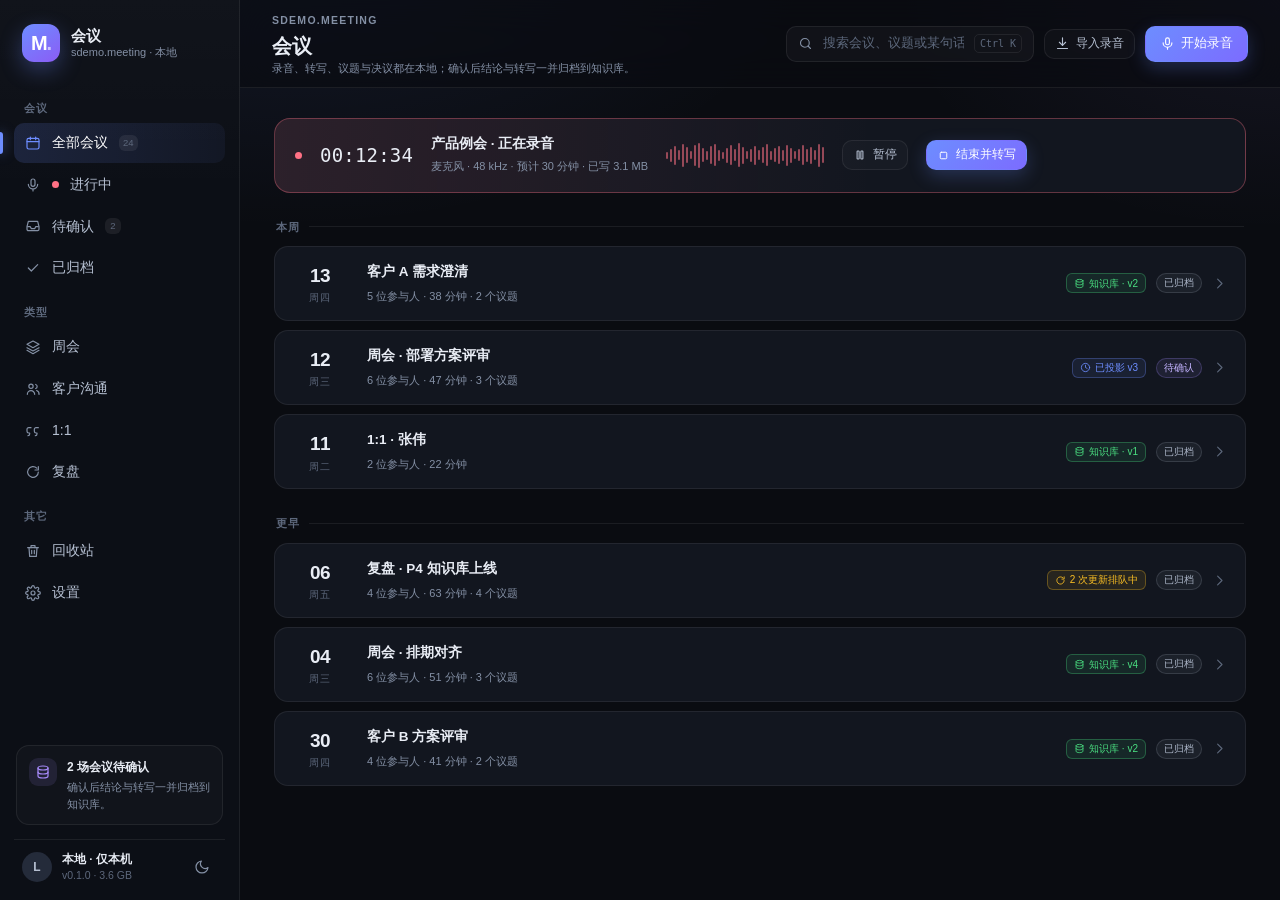
<file: docs/ui-mockups/01-meetings.html>
<!DOCTYPE html>
<html lang="zh-CN">
<head>
<meta charset="utf-8">
<title>sdemo.meeting · 会议</title>
<link rel="stylesheet" href="sdemo-ui.css">
<link rel="stylesheet" href="meeting.css">
</head>
<body>
<div class="app-shell">
  
    <aside class="sidebar">
      <a class="brand" href="#">
        <span class="brand-mark">M<span>.</span></span>
        <span class="brand-copy"><strong>会议</strong><small>sdemo.meeting · 本地</small></span>
      </a>

      <div class="nav-group-label">会议</div>
      <div class="nav">
        <a class="nav-item active" href="#"><svg class="icon" width="16" height="16" viewBox="0 0 24 24" fill="none" stroke="currentColor" stroke-width="1.8" stroke-linecap="round" stroke-linejoin="round" aria-hidden="true"><rect x='3' y='5' width='18' height='16' rx='2.5'/><path d='M8 3v4M16 3v4M3 10h18'/></svg>全部会议<span class="chip-count">24</span></a>
        <a class="nav-item" href="#"><svg class="icon" width="16" height="16" viewBox="0 0 24 24" fill="none" stroke="currentColor" stroke-width="1.8" stroke-linecap="round" stroke-linejoin="round" aria-hidden="true"><rect x='9' y='3' width='6' height='11' rx='3'/><path d='M5 11a7 7 0 0 0 14 0'/><path d='M12 18v3'/></svg><span class="pulse"></span>进行中</a>
        <a class="nav-item" href="#"><svg class="icon" width="16" height="16" viewBox="0 0 24 24" fill="none" stroke="currentColor" stroke-width="1.8" stroke-linecap="round" stroke-linejoin="round" aria-hidden="true"><path d='M4 13h4l1.5 3h5L16 13h4'/><path d='M5 5h14l2 8v4a2 2 0 0 1-2 2H5a2 2 0 0 1-2-2v-4z'/></svg>待确认<span class="chip-count">2</span></a>
        <a class="nav-item" href="#"><svg class="icon" width="16" height="16" viewBox="0 0 24 24" fill="none" stroke="currentColor" stroke-width="1.8" stroke-linecap="round" stroke-linejoin="round" aria-hidden="true"><path d='m5 12 4.5 4.5L19 7'/></svg>已归档</a>
      </div>

      <div class="nav-group-label">类型</div>
      <div class="nav">
        <a class="nav-item" href="#"><svg class="icon" width="16" height="16" viewBox="0 0 24 24" fill="none" stroke="currentColor" stroke-width="1.8" stroke-linecap="round" stroke-linejoin="round" aria-hidden="true"><path d='m12 3 9 5-9 5-9-5z'/><path d='m3 13 9 5 9-5'/><path d='m3 17 9 5 9-5'/></svg>周会</a>
        <a class="nav-item" href="#"><svg class="icon" width="16" height="16" viewBox="0 0 24 24" fill="none" stroke="currentColor" stroke-width="1.8" stroke-linecap="round" stroke-linejoin="round" aria-hidden="true"><circle cx='9' cy='8' r='3.2'/><path d='M3.5 20a5.5 5.5 0 0 1 11 0'/><path d='M16 5.2a3.2 3.2 0 0 1 0 6.1'/><path d='M17.5 14.2A5.5 5.5 0 0 1 21 20'/></svg>客户沟通</a>
        <a class="nav-item" href="#"><svg class="icon" width="16" height="16" viewBox="0 0 24 24" fill="none" stroke="currentColor" stroke-width="1.8" stroke-linecap="round" stroke-linejoin="round" aria-hidden="true"><path d='M9 7H5.5A2.5 2.5 0 0 0 3 9.5v3A2.5 2.5 0 0 0 5.5 15H7v1.5A2.5 2.5 0 0 1 4.5 19'/><path d='M20 7h-3.5A2.5 2.5 0 0 0 14 9.5v3A2.5 2.5 0 0 0 16.5 15H18v1.5A2.5 2.5 0 0 1 15.5 19'/></svg>1:1</a>
        <a class="nav-item" href="#"><svg class="icon" width="16" height="16" viewBox="0 0 24 24" fill="none" stroke="currentColor" stroke-width="1.8" stroke-linecap="round" stroke-linejoin="round" aria-hidden="true"><path d='M20 12a8 8 0 1 1-2.3-5.7'/><path d='M20 4v5h-5'/></svg>复盘</a>
      </div>

      <div class="nav-group-label">其它</div>
      <div class="nav">
        <a class="nav-item" href="#"><svg class="icon" width="16" height="16" viewBox="0 0 24 24" fill="none" stroke="currentColor" stroke-width="1.8" stroke-linecap="round" stroke-linejoin="round" aria-hidden="true"><path d='M4 7h16'/><path d='M9 7V4h6v3'/><path d='M6 7l1 13h10l1-13'/><path d='M10 11v5M14 11v5'/></svg>回收站</a>
        <a class="nav-item" href="#"><svg class="icon" width="16" height="16" viewBox="0 0 24 24" fill="none" stroke="currentColor" stroke-width="1.8" stroke-linecap="round" stroke-linejoin="round" aria-hidden="true"><circle cx='12' cy='12' r='3'/><path d='M19.4 15a1.7 1.7 0 0 0 .3 1.9l.1.1a2 2 0 1 1-2.8 2.8l-.1-.1a1.7 1.7 0 0 0-1.9-.3 1.7 1.7 0 0 0-1 1.5V21a2 2 0 1 1-4 0v-.1a1.7 1.7 0 0 0-1.1-1.5 1.7 1.7 0 0 0-1.9.3l-.1.1a2 2 0 1 1-2.8-2.8l.1-.1a1.7 1.7 0 0 0 .3-1.9 1.7 1.7 0 0 0-1.5-1H3a2 2 0 1 1 0-4h.1a1.7 1.7 0 0 0 1.5-1.1 1.7 1.7 0 0 0-.3-1.9l-.1-.1a2 2 0 1 1 2.8-2.8l.1.1a1.7 1.7 0 0 0 1.9.3H9a1.7 1.7 0 0 0 1-1.5V3a2 2 0 1 1 4 0v.1a1.7 1.7 0 0 0 1 1.5 1.7 1.7 0 0 0 1.9-.3l.1-.1a2 2 0 1 1 2.8 2.8l-.1.1a1.7 1.7 0 0 0-.3 1.9V9a1.7 1.7 0 0 0 1.5 1H21a2 2 0 1 1 0 4h-.1a1.7 1.7 0 0 0-1.5 1z'/></svg>设置</a>
      </div>

      <div class="sidebar-spacer"></div>

      <div class="sidebar-note">
        <div class="sidebar-note-icon"><svg class="icon" width="16" height="16" viewBox="0 0 24 24" fill="none" stroke="currentColor" stroke-width="1.8" stroke-linecap="round" stroke-linejoin="round" aria-hidden="true"><ellipse cx='12' cy='6' rx='7.5' ry='3'/><path d='M4.5 6v6c0 1.66 3.36 3 7.5 3s7.5-1.34 7.5-3V6'/><path d='M4.5 12v6c0 1.66 3.36 3 7.5 3s7.5-1.34 7.5-3v-6'/></svg></div>
        <div>
          <strong>2 场会议待确认</strong>
          <p>确认后结论与转写一并归档到知识库。</p>
        </div>
      </div>

      <div class="sidebar-foot">
        <div class="avatar">L</div>
        <div class="sidebar-foot-copy">
          <strong>本地 · 仅本机</strong>
          <small>v0.1.0 · 3.6 GB</small>
        </div>
        <button class="icon-btn" title="主题"><svg class="icon" width="16" height="16" viewBox="0 0 24 24" fill="none" stroke="currentColor" stroke-width="1.8" stroke-linecap="round" stroke-linejoin="round" aria-hidden="true"><path d='M21 12.8A9 9 0 1 1 11.2 3a7 7 0 0 0 9.8 9.8z'/></svg></button>
      </div>
    </aside>
    
  <div class="main-column">
    <header class="topbar">
      <div class="topbar-title">
        <span class="eyebrow">sdemo.meeting</span>
        <h1>会议</h1>
        <p class="topbar-desc">录音、转写、议题与决议都在本地；确认后结论与转写一并归档到知识库。</p>
      </div>
      <div class="topbar-actions"><label class="search-box"><svg class="icon" width="15" height="15" viewBox="0 0 24 24" fill="none" stroke="currentColor" stroke-width="1.8" stroke-linecap="round" stroke-linejoin="round" aria-hidden="true"><circle cx='11' cy='11' r='7'/><path d='m20 20-4-4'/></svg><input placeholder="搜索会议、议题或某句话"><kbd>Ctrl K</kbd></label><button class="btn btn-ghost btn-sm"><svg class="icon" width="15" height="15" viewBox="0 0 24 24" fill="none" stroke="currentColor" stroke-width="1.8" stroke-linecap="round" stroke-linejoin="round" aria-hidden="true"><path d='M12 3v12'/><path d='m7 10 5 5 5-5'/><path d='M4 20h16'/></svg>导入录音</button><button class="btn btn-primary"><svg class="icon" width="15" height="15" viewBox="0 0 24 24" fill="none" stroke="currentColor" stroke-width="1.8" stroke-linecap="round" stroke-linejoin="round" aria-hidden="true"><rect x='9' y='3' width='6' height='11' rx='3'/><path d='M5 11a7 7 0 0 0 14 0'/><path d='M12 18v3'/></svg>开始录音</button></div>
    </header>
    
    <main class="content">
      <div class="live-card">
        <span class="pulse"></span>
        <span class="tc" style="font-size:19px;font-weight:300;color:var(--text)">00:12:34</span>
        <span class="live-copy">
          <strong>产品例会 · 正在录音</strong>
          <small>麦克风 · 48 kHz · 预计 30 分钟 · 已写 3.1 MB</small>
        </span>
        <div class="wave"><i class="played" style="height:7px"></i><i class="played" style="height:13px"></i><i class="played" style="height:19px"></i><i class="played" style="height:10px"></i><i class="played" style="height:23px"></i><i class="played" style="height:16px"></i><i class="played" style="height:8px"></i><i class="played" style="height:21px"></i><i style="height:25px"></i><i style="height:14px"></i><i style="height:9px"></i><i style="height:18px"></i><i style="height:22px"></i><i style="height:11px"></i><i style="height:7px"></i><i style="height:15px"></i><i style="height:20px"></i><i style="height:12px"></i><i style="height:24px"></i><i style="height:17px"></i><i style="height:8px"></i><i style="height:13px"></i><i style="height:19px"></i><i style="height:10px"></i><i style="height:16px"></i><i style="height:22px"></i><i style="height:9px"></i><i style="height:14px"></i><i style="height:18px"></i><i style="height:11px"></i><i style="height:21px"></i><i style="height:15px"></i><i style="height:8px"></i><i style="height:12px"></i><i style="height:20px"></i><i style="height:13px"></i><i style="height:17px"></i><i style="height:10px"></i><i style="height:23px"></i><i style="height:16px"></i></div>
        <button class="btn btn-ghost btn-sm"><svg class="icon" width="14" height="14" viewBox="0 0 24 24" fill="none" stroke="currentColor" stroke-width="1.8" stroke-linecap="round" stroke-linejoin="round" aria-hidden="true"><rect x='7' y='5' width='3.5' height='14' rx='1'/><rect x='13.5' y='5' width='3.5' height='14' rx='1'/></svg>暂停</button>
        <button class="btn btn-primary btn-sm"><svg class="icon" width="13" height="13" viewBox="0 0 24 24" fill="none" stroke="currentColor" stroke-width="1.8" stroke-linecap="round" stroke-linejoin="round" aria-hidden="true"><rect x='6' y='6' width='12' height='12' rx='2'/></svg>结束并转写</button>
      </div>

      <div class="group-label">本周</div>
      <div class="mtg-list">
      <a class="mtg-row" href="02-meeting.html">
        <span class="date-block"><strong>13</strong><small>周四</small></span>
        <span>
          <span class="mtg-title">客户 A 需求澄清</span>
          <span class="mtg-meta">5 位参与人 · 38 分钟 · 2 个议题</span>
        </span>
        <span class="mtg-tail"><span class="kb-badge ok"><svg class="icon" width="11" height="11" viewBox="0 0 24 24" fill="none" stroke="currentColor" stroke-width="1.8" stroke-linecap="round" stroke-linejoin="round" aria-hidden="true"><ellipse cx='12' cy='6' rx='7.5' ry='3'/><path d='M4.5 6v6c0 1.66 3.36 3 7.5 3s7.5-1.34 7.5-3V6'/><path d='M4.5 12v6c0 1.66 3.36 3 7.5 3s7.5-1.34 7.5-3v-6'/></svg>知识库 · v2</span><span class="status-pill is-muted">已归档</span><svg class="icon dim" width="15" height="15" viewBox="0 0 24 24" fill="none" stroke="currentColor" stroke-width="1.8" stroke-linecap="round" stroke-linejoin="round" aria-hidden="true"><path d='m9 5 7 7-7 7'/></svg></span>
      </a>
      <a class="mtg-row" href="02-meeting.html">
        <span class="date-block"><strong>12</strong><small>周三</small></span>
        <span>
          <span class="mtg-title">周会 · 部署方案评审</span>
          <span class="mtg-meta">6 位参与人 · 47 分钟 · 3 个议题</span>
        </span>
        <span class="mtg-tail"><span class="kb-badge pending"><svg class="icon" width="11" height="11" viewBox="0 0 24 24" fill="none" stroke="currentColor" stroke-width="1.8" stroke-linecap="round" stroke-linejoin="round" aria-hidden="true"><circle cx='12' cy='12' r='9'/><path d='M12 7v5l3.5 2'/></svg>已投影 v3</span><span class="status-pill is-accent">待确认</span><svg class="icon dim" width="15" height="15" viewBox="0 0 24 24" fill="none" stroke="currentColor" stroke-width="1.8" stroke-linecap="round" stroke-linejoin="round" aria-hidden="true"><path d='m9 5 7 7-7 7'/></svg></span>
      </a>
      <a class="mtg-row" href="02-meeting.html">
        <span class="date-block"><strong>11</strong><small>周二</small></span>
        <span>
          <span class="mtg-title">1:1 · 张伟</span>
          <span class="mtg-meta">2 位参与人 · 22 分钟</span>
        </span>
        <span class="mtg-tail"><span class="kb-badge ok"><svg class="icon" width="11" height="11" viewBox="0 0 24 24" fill="none" stroke="currentColor" stroke-width="1.8" stroke-linecap="round" stroke-linejoin="round" aria-hidden="true"><ellipse cx='12' cy='6' rx='7.5' ry='3'/><path d='M4.5 6v6c0 1.66 3.36 3 7.5 3s7.5-1.34 7.5-3V6'/><path d='M4.5 12v6c0 1.66 3.36 3 7.5 3s7.5-1.34 7.5-3v-6'/></svg>知识库 · v1</span><span class="status-pill is-muted">已归档</span><svg class="icon dim" width="15" height="15" viewBox="0 0 24 24" fill="none" stroke="currentColor" stroke-width="1.8" stroke-linecap="round" stroke-linejoin="round" aria-hidden="true"><path d='m9 5 7 7-7 7'/></svg></span>
      </a></div>

      <div class="group-label">更早</div>
      <div class="mtg-list">
      <a class="mtg-row" href="02-meeting.html">
        <span class="date-block"><strong>06</strong><small>周五</small></span>
        <span>
          <span class="mtg-title">复盘 · P4 知识库上线</span>
          <span class="mtg-meta">4 位参与人 · 63 分钟 · 4 个议题</span>
        </span>
        <span class="mtg-tail"><span class="kb-badge queue"><svg class="icon" width="11" height="11" viewBox="0 0 24 24" fill="none" stroke="currentColor" stroke-width="1.8" stroke-linecap="round" stroke-linejoin="round" aria-hidden="true"><path d='M20 12a8 8 0 1 1-2.3-5.7'/><path d='M20 4v5h-5'/></svg>2 次更新排队中</span><span class="status-pill is-muted">已归档</span><svg class="icon dim" width="15" height="15" viewBox="0 0 24 24" fill="none" stroke="currentColor" stroke-width="1.8" stroke-linecap="round" stroke-linejoin="round" aria-hidden="true"><path d='m9 5 7 7-7 7'/></svg></span>
      </a>
      <a class="mtg-row" href="02-meeting.html">
        <span class="date-block"><strong>04</strong><small>周三</small></span>
        <span>
          <span class="mtg-title">周会 · 排期对齐</span>
          <span class="mtg-meta">6 位参与人 · 51 分钟 · 3 个议题</span>
        </span>
        <span class="mtg-tail"><span class="kb-badge ok"><svg class="icon" width="11" height="11" viewBox="0 0 24 24" fill="none" stroke="currentColor" stroke-width="1.8" stroke-linecap="round" stroke-linejoin="round" aria-hidden="true"><ellipse cx='12' cy='6' rx='7.5' ry='3'/><path d='M4.5 6v6c0 1.66 3.36 3 7.5 3s7.5-1.34 7.5-3V6'/><path d='M4.5 12v6c0 1.66 3.36 3 7.5 3s7.5-1.34 7.5-3v-6'/></svg>知识库 · v4</span><span class="status-pill is-muted">已归档</span><svg class="icon dim" width="15" height="15" viewBox="0 0 24 24" fill="none" stroke="currentColor" stroke-width="1.8" stroke-linecap="round" stroke-linejoin="round" aria-hidden="true"><path d='m9 5 7 7-7 7'/></svg></span>
      </a>
      <a class="mtg-row" href="02-meeting.html">
        <span class="date-block"><strong>30</strong><small>周四</small></span>
        <span>
          <span class="mtg-title">客户 B 方案评审</span>
          <span class="mtg-meta">4 位参与人 · 41 分钟 · 2 个议题</span>
        </span>
        <span class="mtg-tail"><span class="kb-badge ok"><svg class="icon" width="11" height="11" viewBox="0 0 24 24" fill="none" stroke="currentColor" stroke-width="1.8" stroke-linecap="round" stroke-linejoin="round" aria-hidden="true"><ellipse cx='12' cy='6' rx='7.5' ry='3'/><path d='M4.5 6v6c0 1.66 3.36 3 7.5 3s7.5-1.34 7.5-3V6'/><path d='M4.5 12v6c0 1.66 3.36 3 7.5 3s7.5-1.34 7.5-3v-6'/></svg>知识库 · v2</span><span class="status-pill is-muted">已归档</span><svg class="icon dim" width="15" height="15" viewBox="0 0 24 24" fill="none" stroke="currentColor" stroke-width="1.8" stroke-linecap="round" stroke-linejoin="round" aria-hidden="true"><path d='m9 5 7 7-7 7'/></svg></span>
      </a></div>
    </main>
    
    
  </div>
</div>
</body>
</html>
</file>
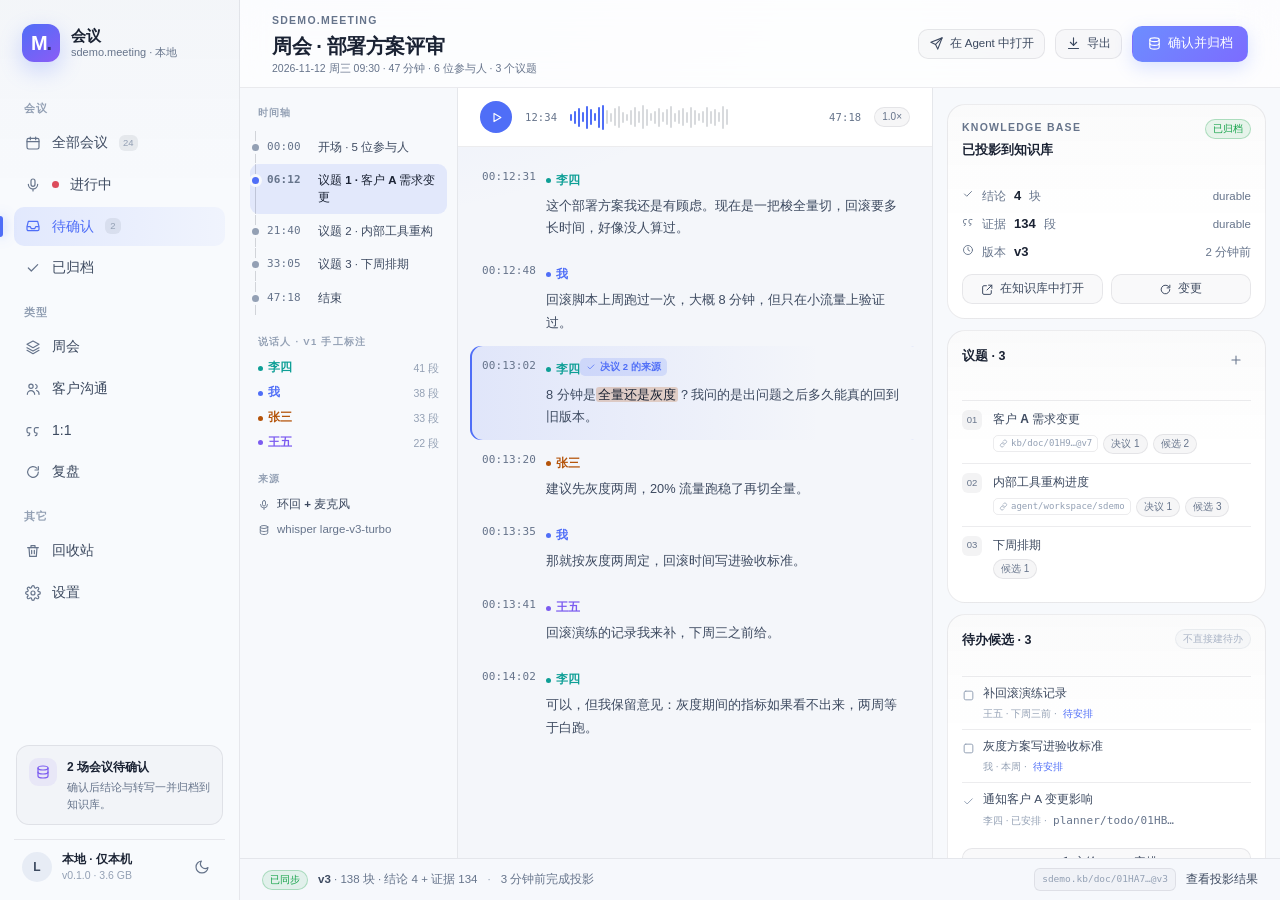
<file: docs/ui-mockups/02-meeting-light.html>
<!DOCTYPE html>
<html lang="zh-CN" data-theme="light">
<head>
<meta charset="utf-8">
<title>sdemo.meeting · 周会 · 部署方案评审</title>
<link rel="stylesheet" href="sdemo-ui.css">
<link rel="stylesheet" href="meeting.css">
</head>
<body>
<div class="app-shell">
  
    <aside class="sidebar">
      <a class="brand" href="#">
        <span class="brand-mark">M<span>.</span></span>
        <span class="brand-copy"><strong>会议</strong><small>sdemo.meeting · 本地</small></span>
      </a>

      <div class="nav-group-label">会议</div>
      <div class="nav">
        <a class="nav-item" href="#"><svg class="icon" width="16" height="16" viewBox="0 0 24 24" fill="none" stroke="currentColor" stroke-width="1.8" stroke-linecap="round" stroke-linejoin="round" aria-hidden="true"><rect x='3' y='5' width='18' height='16' rx='2.5'/><path d='M8 3v4M16 3v4M3 10h18'/></svg>全部会议<span class="chip-count">24</span></a>
        <a class="nav-item" href="#"><svg class="icon" width="16" height="16" viewBox="0 0 24 24" fill="none" stroke="currentColor" stroke-width="1.8" stroke-linecap="round" stroke-linejoin="round" aria-hidden="true"><rect x='9' y='3' width='6' height='11' rx='3'/><path d='M5 11a7 7 0 0 0 14 0'/><path d='M12 18v3'/></svg><span class="pulse"></span>进行中</a>
        <a class="nav-item active" href="#"><svg class="icon" width="16" height="16" viewBox="0 0 24 24" fill="none" stroke="currentColor" stroke-width="1.8" stroke-linecap="round" stroke-linejoin="round" aria-hidden="true"><path d='M4 13h4l1.5 3h5L16 13h4'/><path d='M5 5h14l2 8v4a2 2 0 0 1-2 2H5a2 2 0 0 1-2-2v-4z'/></svg>待确认<span class="chip-count">2</span></a>
        <a class="nav-item" href="#"><svg class="icon" width="16" height="16" viewBox="0 0 24 24" fill="none" stroke="currentColor" stroke-width="1.8" stroke-linecap="round" stroke-linejoin="round" aria-hidden="true"><path d='m5 12 4.5 4.5L19 7'/></svg>已归档</a>
      </div>

      <div class="nav-group-label">类型</div>
      <div class="nav">
        <a class="nav-item" href="#"><svg class="icon" width="16" height="16" viewBox="0 0 24 24" fill="none" stroke="currentColor" stroke-width="1.8" stroke-linecap="round" stroke-linejoin="round" aria-hidden="true"><path d='m12 3 9 5-9 5-9-5z'/><path d='m3 13 9 5 9-5'/><path d='m3 17 9 5 9-5'/></svg>周会</a>
        <a class="nav-item" href="#"><svg class="icon" width="16" height="16" viewBox="0 0 24 24" fill="none" stroke="currentColor" stroke-width="1.8" stroke-linecap="round" stroke-linejoin="round" aria-hidden="true"><circle cx='9' cy='8' r='3.2'/><path d='M3.5 20a5.5 5.5 0 0 1 11 0'/><path d='M16 5.2a3.2 3.2 0 0 1 0 6.1'/><path d='M17.5 14.2A5.5 5.5 0 0 1 21 20'/></svg>客户沟通</a>
        <a class="nav-item" href="#"><svg class="icon" width="16" height="16" viewBox="0 0 24 24" fill="none" stroke="currentColor" stroke-width="1.8" stroke-linecap="round" stroke-linejoin="round" aria-hidden="true"><path d='M9 7H5.5A2.5 2.5 0 0 0 3 9.5v3A2.5 2.5 0 0 0 5.5 15H7v1.5A2.5 2.5 0 0 1 4.5 19'/><path d='M20 7h-3.5A2.5 2.5 0 0 0 14 9.5v3A2.5 2.5 0 0 0 16.5 15H18v1.5A2.5 2.5 0 0 1 15.5 19'/></svg>1:1</a>
        <a class="nav-item" href="#"><svg class="icon" width="16" height="16" viewBox="0 0 24 24" fill="none" stroke="currentColor" stroke-width="1.8" stroke-linecap="round" stroke-linejoin="round" aria-hidden="true"><path d='M20 12a8 8 0 1 1-2.3-5.7'/><path d='M20 4v5h-5'/></svg>复盘</a>
      </div>

      <div class="nav-group-label">其它</div>
      <div class="nav">
        <a class="nav-item" href="#"><svg class="icon" width="16" height="16" viewBox="0 0 24 24" fill="none" stroke="currentColor" stroke-width="1.8" stroke-linecap="round" stroke-linejoin="round" aria-hidden="true"><path d='M4 7h16'/><path d='M9 7V4h6v3'/><path d='M6 7l1 13h10l1-13'/><path d='M10 11v5M14 11v5'/></svg>回收站</a>
        <a class="nav-item" href="#"><svg class="icon" width="16" height="16" viewBox="0 0 24 24" fill="none" stroke="currentColor" stroke-width="1.8" stroke-linecap="round" stroke-linejoin="round" aria-hidden="true"><circle cx='12' cy='12' r='3'/><path d='M19.4 15a1.7 1.7 0 0 0 .3 1.9l.1.1a2 2 0 1 1-2.8 2.8l-.1-.1a1.7 1.7 0 0 0-1.9-.3 1.7 1.7 0 0 0-1 1.5V21a2 2 0 1 1-4 0v-.1a1.7 1.7 0 0 0-1.1-1.5 1.7 1.7 0 0 0-1.9.3l-.1.1a2 2 0 1 1-2.8-2.8l.1-.1a1.7 1.7 0 0 0 .3-1.9 1.7 1.7 0 0 0-1.5-1H3a2 2 0 1 1 0-4h.1a1.7 1.7 0 0 0 1.5-1.1 1.7 1.7 0 0 0-.3-1.9l-.1-.1a2 2 0 1 1 2.8-2.8l.1.1a1.7 1.7 0 0 0 1.9.3H9a1.7 1.7 0 0 0 1-1.5V3a2 2 0 1 1 4 0v.1a1.7 1.7 0 0 0 1 1.5 1.7 1.7 0 0 0 1.9-.3l.1-.1a2 2 0 1 1 2.8 2.8l-.1.1a1.7 1.7 0 0 0-.3 1.9V9a1.7 1.7 0 0 0 1.5 1H21a2 2 0 1 1 0 4h-.1a1.7 1.7 0 0 0-1.5 1z'/></svg>设置</a>
      </div>

      <div class="sidebar-spacer"></div>

      <div class="sidebar-note">
        <div class="sidebar-note-icon"><svg class="icon" width="16" height="16" viewBox="0 0 24 24" fill="none" stroke="currentColor" stroke-width="1.8" stroke-linecap="round" stroke-linejoin="round" aria-hidden="true"><ellipse cx='12' cy='6' rx='7.5' ry='3'/><path d='M4.5 6v6c0 1.66 3.36 3 7.5 3s7.5-1.34 7.5-3V6'/><path d='M4.5 12v6c0 1.66 3.36 3 7.5 3s7.5-1.34 7.5-3v-6'/></svg></div>
        <div>
          <strong>2 场会议待确认</strong>
          <p>确认后结论与转写一并归档到知识库。</p>
        </div>
      </div>

      <div class="sidebar-foot">
        <div class="avatar">L</div>
        <div class="sidebar-foot-copy">
          <strong>本地 · 仅本机</strong>
          <small>v0.1.0 · 3.6 GB</small>
        </div>
        <button class="icon-btn" title="主题"><svg class="icon" width="16" height="16" viewBox="0 0 24 24" fill="none" stroke="currentColor" stroke-width="1.8" stroke-linecap="round" stroke-linejoin="round" aria-hidden="true"><path d='M21 12.8A9 9 0 1 1 11.2 3a7 7 0 0 0 9.8 9.8z'/></svg></button>
      </div>
    </aside>
    
  <div class="main-column">
    <header class="topbar">
      <div class="topbar-title">
        <span class="eyebrow">sdemo.meeting</span>
        <h1>周会 · 部署方案评审</h1>
        <p class="topbar-desc">2026-11-12 周三 09:30 · 47 分钟 · 6 位参与人 · 3 个议题</p>
      </div>
      <div class="topbar-actions"><button class="btn btn-ghost btn-sm"><svg class="icon" width="15" height="15" viewBox="0 0 24 24" fill="none" stroke="currentColor" stroke-width="1.8" stroke-linecap="round" stroke-linejoin="round" aria-hidden="true"><path d='M21 3 10.5 13.5'/><path d='M21 3l-7 18-3.5-7.5L3 10z'/></svg>在 Agent 中打开</button><button class="btn btn-ghost btn-sm"><svg class="icon" width="15" height="15" viewBox="0 0 24 24" fill="none" stroke="currentColor" stroke-width="1.8" stroke-linecap="round" stroke-linejoin="round" aria-hidden="true"><path d='M12 3v12'/><path d='m7 10 5 5 5-5'/><path d='M4 20h16'/></svg>导出</button><button class="btn btn-primary"><svg class="icon" width="15" height="15" viewBox="0 0 24 24" fill="none" stroke="currentColor" stroke-width="1.8" stroke-linecap="round" stroke-linejoin="round" aria-hidden="true"><ellipse cx='12' cy='6' rx='7.5' ry='3'/><path d='M4.5 6v6c0 1.66 3.36 3 7.5 3s7.5-1.34 7.5-3V6'/><path d='M4.5 12v6c0 1.66 3.36 3 7.5 3s7.5-1.34 7.5-3v-6'/></svg>确认并归档</button></div>
    </header>
    
    <main class="content mtg-flush">
      <div class="mtg-room">
        <div class="col-rail">
      <div class="rail-label">时间轴</div>
      <div class="rail"><a class="rail-item" href="#"><span class="tc">00:00</span><span>开场 · 5 位参与人</span></a><a class="rail-item active" href="#"><span class="tc">06:12</span><span>议题 1 · 客户 A 需求变更</span></a><a class="rail-item" href="#"><span class="tc">21:40</span><span>议题 2 · 内部工具重构</span></a><a class="rail-item" href="#"><span class="tc">33:05</span><span>议题 3 · 下周排期</span></a><a class="rail-item" href="#"><span class="tc">47:18</span><span>结束</span></a></div>
      <div class="rail-label" style="margin-top:20px">说话人 · v1 手工标注</div>
      <div class="spk-list"><div class="spk-row"><span class="speaker sp-2"><i></i>李四</span><span class="count">41 段</span></div><div class="spk-row"><span class="speaker sp-1"><i></i>我</span><span class="count">38 段</span></div><div class="spk-row"><span class="speaker sp-3"><i></i>张三</span><span class="count">33 段</span></div><div class="spk-row"><span class="speaker sp-4"><i></i>王五</span><span class="count">22 段</span></div></div>
      <div class="rail-label" style="margin-top:20px">来源</div>
      <div class="spk-list">
        <div class="spk-row"><svg class="icon" width="12" height="12" viewBox="0 0 24 24" fill="none" stroke="currentColor" stroke-width="1.8" stroke-linecap="round" stroke-linejoin="round" aria-hidden="true"><rect x='9' y='3' width='6' height='11' rx='3'/><path d='M5 11a7 7 0 0 0 14 0'/><path d='M12 18v3'/></svg><b>环回 + 麦克风</b></div>
        <div class="spk-row"><svg class="icon" width="12" height="12" viewBox="0 0 24 24" fill="none" stroke="currentColor" stroke-width="1.8" stroke-linecap="round" stroke-linejoin="round" aria-hidden="true"><ellipse cx='12' cy='6' rx='7.5' ry='3'/><path d='M4.5 6v6c0 1.66 3.36 3 7.5 3s7.5-1.34 7.5-3V6'/><path d='M4.5 12v6c0 1.66 3.36 3 7.5 3s7.5-1.34 7.5-3v-6'/></svg>whisper large-v3-turbo</div>
      </div>
    </div>
        <div class="col-main">
      <div class="player">
        <button class="play-btn"><svg class="icon" width="15" height="15" viewBox="0 0 24 24" fill="none" stroke="currentColor" stroke-width="1.8" stroke-linecap="round" stroke-linejoin="round" aria-hidden="true"><path d='M8 5.5v13l11-6.5z'/></svg></button>
        <span class="tc">12:34</span>
        <div class="wave"><i class="played" style="height:7px"></i><i class="played" style="height:13px"></i><i class="played" style="height:19px"></i><i class="played" style="height:10px"></i><i class="played" style="height:23px"></i><i class="played" style="height:16px"></i><i class="played" style="height:8px"></i><i class="played" style="height:21px"></i><i class="played" style="height:25px"></i><i style="height:14px"></i><i style="height:9px"></i><i style="height:18px"></i><i style="height:22px"></i><i style="height:11px"></i><i style="height:7px"></i><i style="height:15px"></i><i style="height:20px"></i><i style="height:12px"></i><i style="height:24px"></i><i style="height:17px"></i><i style="height:8px"></i><i style="height:13px"></i><i style="height:19px"></i><i style="height:10px"></i><i style="height:16px"></i><i style="height:22px"></i><i style="height:9px"></i><i style="height:14px"></i><i style="height:18px"></i><i style="height:11px"></i><i style="height:21px"></i><i style="height:15px"></i><i style="height:8px"></i><i style="height:12px"></i><i style="height:20px"></i><i style="height:13px"></i><i style="height:17px"></i><i style="height:10px"></i><i style="height:23px"></i><i style="height:16px"></i></div>
        <span class="tc">47:18</span>
        <span class="status-pill">1.0×</span>
      </div>
      <div class="seg-list">
        
      <div class="seg">
        <span class="tc">00:12:31</span>
        <div class="seg-body">
          <span class="speaker sp-2"><i></i>李四</span>
          <p>这个部署方案我还是有顾虑。现在是一把梭全量切，回滚要多长时间，好像没人算过。</p>
          <div class="seg-tools"><a href="#">▶ 播放这一段</a><a href="#"><svg class="icon" width="11" height="11" viewBox="0 0 24 24" fill="none" stroke="currentColor" stroke-width="1.8" stroke-linecap="round" stroke-linejoin="round" aria-hidden="true"><path d='M5 21V4h13l-2.5 4.5L18 13H5'/></svg>标为决议</a><a href="#"><svg class="icon" width="11" height="11" viewBox="0 0 24 24" fill="none" stroke="currentColor" stroke-width="1.8" stroke-linecap="round" stroke-linejoin="round" aria-hidden="true"><circle cx='9' cy='8' r='3.2'/><path d='M3.5 20a5.5 5.5 0 0 1 11 0'/><path d='M16 5.2a3.2 3.2 0 0 1 0 6.1'/><path d='M17.5 14.2A5.5 5.5 0 0 1 21 20'/></svg>标注说话人</a><a href="#"><svg class="icon" width="11" height="11" viewBox="0 0 24 24" fill="none" stroke="currentColor" stroke-width="1.8" stroke-linecap="round" stroke-linejoin="round" aria-hidden="true"><path d='M9 7H5.5A2.5 2.5 0 0 0 3 9.5v3A2.5 2.5 0 0 0 5.5 15H7v1.5A2.5 2.5 0 0 1 4.5 19'/><path d='M20 7h-3.5A2.5 2.5 0 0 0 14 9.5v3A2.5 2.5 0 0 0 16.5 15H18v1.5A2.5 2.5 0 0 1 15.5 19'/></svg>在 Agent 中追问</a></div>
        </div>
      </div>
        
      <div class="seg">
        <span class="tc">00:12:48</span>
        <div class="seg-body">
          <span class="speaker sp-1"><i></i>我</span>
          <p>回滚脚本上周跑过一次，大概 8 分钟，但只在小流量上验证过。</p>
          <div class="seg-tools"><a href="#">▶ 播放这一段</a><a href="#"><svg class="icon" width="11" height="11" viewBox="0 0 24 24" fill="none" stroke="currentColor" stroke-width="1.8" stroke-linecap="round" stroke-linejoin="round" aria-hidden="true"><path d='M5 21V4h13l-2.5 4.5L18 13H5'/></svg>标为决议</a><a href="#"><svg class="icon" width="11" height="11" viewBox="0 0 24 24" fill="none" stroke="currentColor" stroke-width="1.8" stroke-linecap="round" stroke-linejoin="round" aria-hidden="true"><circle cx='9' cy='8' r='3.2'/><path d='M3.5 20a5.5 5.5 0 0 1 11 0'/><path d='M16 5.2a3.2 3.2 0 0 1 0 6.1'/><path d='M17.5 14.2A5.5 5.5 0 0 1 21 20'/></svg>标注说话人</a><a href="#"><svg class="icon" width="11" height="11" viewBox="0 0 24 24" fill="none" stroke="currentColor" stroke-width="1.8" stroke-linecap="round" stroke-linejoin="round" aria-hidden="true"><path d='M9 7H5.5A2.5 2.5 0 0 0 3 9.5v3A2.5 2.5 0 0 0 5.5 15H7v1.5A2.5 2.5 0 0 1 4.5 19'/><path d='M20 7h-3.5A2.5 2.5 0 0 0 14 9.5v3A2.5 2.5 0 0 0 16.5 15H18v1.5A2.5 2.5 0 0 1 15.5 19'/></svg>在 Agent 中追问</a></div>
        </div>
      </div>
        
      <div class="seg seg-hl">
        <span class="tc">00:13:02</span>
        <div class="seg-body">
          <span class="speaker sp-2"><i></i>李四</span><span class="seg-tag"><svg class="icon" width="10" height="10" viewBox="0 0 24 24" fill="none" stroke="currentColor" stroke-width="1.8" stroke-linecap="round" stroke-linejoin="round" aria-hidden="true"><path d='m5 12 4.5 4.5L19 7'/></svg>决议 2 的来源</span>
          <p>8 分钟是<mark>全量还是灰度</mark>？我问的是出问题之后多久能真的回到旧版本。</p>
          <div class="seg-tools"><a href="#">▶ 播放这一段</a><a href="#"><svg class="icon" width="11" height="11" viewBox="0 0 24 24" fill="none" stroke="currentColor" stroke-width="1.8" stroke-linecap="round" stroke-linejoin="round" aria-hidden="true"><path d='M5 21V4h13l-2.5 4.5L18 13H5'/></svg>标为决议</a><a href="#"><svg class="icon" width="11" height="11" viewBox="0 0 24 24" fill="none" stroke="currentColor" stroke-width="1.8" stroke-linecap="round" stroke-linejoin="round" aria-hidden="true"><circle cx='9' cy='8' r='3.2'/><path d='M3.5 20a5.5 5.5 0 0 1 11 0'/><path d='M16 5.2a3.2 3.2 0 0 1 0 6.1'/><path d='M17.5 14.2A5.5 5.5 0 0 1 21 20'/></svg>标注说话人</a><a href="#"><svg class="icon" width="11" height="11" viewBox="0 0 24 24" fill="none" stroke="currentColor" stroke-width="1.8" stroke-linecap="round" stroke-linejoin="round" aria-hidden="true"><path d='M9 7H5.5A2.5 2.5 0 0 0 3 9.5v3A2.5 2.5 0 0 0 5.5 15H7v1.5A2.5 2.5 0 0 1 4.5 19'/><path d='M20 7h-3.5A2.5 2.5 0 0 0 14 9.5v3A2.5 2.5 0 0 0 16.5 15H18v1.5A2.5 2.5 0 0 1 15.5 19'/></svg>在 Agent 中追问</a></div>
        </div>
      </div>
        
      <div class="seg">
        <span class="tc">00:13:20</span>
        <div class="seg-body">
          <span class="speaker sp-3"><i></i>张三</span>
          <p>建议先灰度两周，20% 流量跑稳了再切全量。</p>
          <div class="seg-tools"><a href="#">▶ 播放这一段</a><a href="#"><svg class="icon" width="11" height="11" viewBox="0 0 24 24" fill="none" stroke="currentColor" stroke-width="1.8" stroke-linecap="round" stroke-linejoin="round" aria-hidden="true"><path d='M5 21V4h13l-2.5 4.5L18 13H5'/></svg>标为决议</a><a href="#"><svg class="icon" width="11" height="11" viewBox="0 0 24 24" fill="none" stroke="currentColor" stroke-width="1.8" stroke-linecap="round" stroke-linejoin="round" aria-hidden="true"><circle cx='9' cy='8' r='3.2'/><path d='M3.5 20a5.5 5.5 0 0 1 11 0'/><path d='M16 5.2a3.2 3.2 0 0 1 0 6.1'/><path d='M17.5 14.2A5.5 5.5 0 0 1 21 20'/></svg>标注说话人</a><a href="#"><svg class="icon" width="11" height="11" viewBox="0 0 24 24" fill="none" stroke="currentColor" stroke-width="1.8" stroke-linecap="round" stroke-linejoin="round" aria-hidden="true"><path d='M9 7H5.5A2.5 2.5 0 0 0 3 9.5v3A2.5 2.5 0 0 0 5.5 15H7v1.5A2.5 2.5 0 0 1 4.5 19'/><path d='M20 7h-3.5A2.5 2.5 0 0 0 14 9.5v3A2.5 2.5 0 0 0 16.5 15H18v1.5A2.5 2.5 0 0 1 15.5 19'/></svg>在 Agent 中追问</a></div>
        </div>
      </div>
        
      <div class="seg">
        <span class="tc">00:13:35</span>
        <div class="seg-body">
          <span class="speaker sp-1"><i></i>我</span>
          <p>那就按灰度两周定，回滚时间写进验收标准。</p>
          <div class="seg-tools"><a href="#">▶ 播放这一段</a><a href="#"><svg class="icon" width="11" height="11" viewBox="0 0 24 24" fill="none" stroke="currentColor" stroke-width="1.8" stroke-linecap="round" stroke-linejoin="round" aria-hidden="true"><path d='M5 21V4h13l-2.5 4.5L18 13H5'/></svg>标为决议</a><a href="#"><svg class="icon" width="11" height="11" viewBox="0 0 24 24" fill="none" stroke="currentColor" stroke-width="1.8" stroke-linecap="round" stroke-linejoin="round" aria-hidden="true"><circle cx='9' cy='8' r='3.2'/><path d='M3.5 20a5.5 5.5 0 0 1 11 0'/><path d='M16 5.2a3.2 3.2 0 0 1 0 6.1'/><path d='M17.5 14.2A5.5 5.5 0 0 1 21 20'/></svg>标注说话人</a><a href="#"><svg class="icon" width="11" height="11" viewBox="0 0 24 24" fill="none" stroke="currentColor" stroke-width="1.8" stroke-linecap="round" stroke-linejoin="round" aria-hidden="true"><path d='M9 7H5.5A2.5 2.5 0 0 0 3 9.5v3A2.5 2.5 0 0 0 5.5 15H7v1.5A2.5 2.5 0 0 1 4.5 19'/><path d='M20 7h-3.5A2.5 2.5 0 0 0 14 9.5v3A2.5 2.5 0 0 0 16.5 15H18v1.5A2.5 2.5 0 0 1 15.5 19'/></svg>在 Agent 中追问</a></div>
        </div>
      </div>
        
      <div class="seg">
        <span class="tc">00:13:41</span>
        <div class="seg-body">
          <span class="speaker sp-4"><i></i>王五</span>
          <p>回滚演练的记录我来补，下周三之前给。</p>
          <div class="seg-tools"><a href="#">▶ 播放这一段</a><a href="#"><svg class="icon" width="11" height="11" viewBox="0 0 24 24" fill="none" stroke="currentColor" stroke-width="1.8" stroke-linecap="round" stroke-linejoin="round" aria-hidden="true"><path d='M5 21V4h13l-2.5 4.5L18 13H5'/></svg>标为决议</a><a href="#"><svg class="icon" width="11" height="11" viewBox="0 0 24 24" fill="none" stroke="currentColor" stroke-width="1.8" stroke-linecap="round" stroke-linejoin="round" aria-hidden="true"><circle cx='9' cy='8' r='3.2'/><path d='M3.5 20a5.5 5.5 0 0 1 11 0'/><path d='M16 5.2a3.2 3.2 0 0 1 0 6.1'/><path d='M17.5 14.2A5.5 5.5 0 0 1 21 20'/></svg>标注说话人</a><a href="#"><svg class="icon" width="11" height="11" viewBox="0 0 24 24" fill="none" stroke="currentColor" stroke-width="1.8" stroke-linecap="round" stroke-linejoin="round" aria-hidden="true"><path d='M9 7H5.5A2.5 2.5 0 0 0 3 9.5v3A2.5 2.5 0 0 0 5.5 15H7v1.5A2.5 2.5 0 0 1 4.5 19'/><path d='M20 7h-3.5A2.5 2.5 0 0 0 14 9.5v3A2.5 2.5 0 0 0 16.5 15H18v1.5A2.5 2.5 0 0 1 15.5 19'/></svg>在 Agent 中追问</a></div>
        </div>
      </div>
        
      <div class="seg">
        <span class="tc">00:14:02</span>
        <div class="seg-body">
          <span class="speaker sp-2"><i></i>李四</span>
          <p>可以，但我保留意见：灰度期间的指标如果看不出来，两周等于白跑。</p>
          <div class="seg-tools"><a href="#">▶ 播放这一段</a><a href="#"><svg class="icon" width="11" height="11" viewBox="0 0 24 24" fill="none" stroke="currentColor" stroke-width="1.8" stroke-linecap="round" stroke-linejoin="round" aria-hidden="true"><path d='M5 21V4h13l-2.5 4.5L18 13H5'/></svg>标为决议</a><a href="#"><svg class="icon" width="11" height="11" viewBox="0 0 24 24" fill="none" stroke="currentColor" stroke-width="1.8" stroke-linecap="round" stroke-linejoin="round" aria-hidden="true"><circle cx='9' cy='8' r='3.2'/><path d='M3.5 20a5.5 5.5 0 0 1 11 0'/><path d='M16 5.2a3.2 3.2 0 0 1 0 6.1'/><path d='M17.5 14.2A5.5 5.5 0 0 1 21 20'/></svg>标注说话人</a><a href="#"><svg class="icon" width="11" height="11" viewBox="0 0 24 24" fill="none" stroke="currentColor" stroke-width="1.8" stroke-linecap="round" stroke-linejoin="round" aria-hidden="true"><path d='M9 7H5.5A2.5 2.5 0 0 0 3 9.5v3A2.5 2.5 0 0 0 5.5 15H7v1.5A2.5 2.5 0 0 1 4.5 19'/><path d='M20 7h-3.5A2.5 2.5 0 0 0 14 9.5v3A2.5 2.5 0 0 0 16.5 15H18v1.5A2.5 2.5 0 0 1 15.5 19'/></svg>在 Agent 中追问</a></div>
        </div>
      </div>
      </div>
    </div>
        <div class="col-side">
      <div class="card side-card">
        <div class="card-head">
          <div>
            <span class="eyebrow">Knowledge Base</span>
            <strong>已投影到知识库</strong>
          </div>
          <span class="status-pill is-success">已归档</span>
        </div>
        <div class="proj-stats">
          <div class="proj-stat"><svg class="icon" width="12" height="12" viewBox="0 0 24 24" fill="none" stroke="currentColor" stroke-width="1.8" stroke-linecap="round" stroke-linejoin="round" aria-hidden="true"><path d='m5 12 4.5 4.5L19 7'/></svg>结论<b>4</b> 块<span class="push-right">durable</span></div>
          <div class="proj-stat"><svg class="icon" width="12" height="12" viewBox="0 0 24 24" fill="none" stroke="currentColor" stroke-width="1.8" stroke-linecap="round" stroke-linejoin="round" aria-hidden="true"><path d='M9 7H5.5A2.5 2.5 0 0 0 3 9.5v3A2.5 2.5 0 0 0 5.5 15H7v1.5A2.5 2.5 0 0 1 4.5 19'/><path d='M20 7h-3.5A2.5 2.5 0 0 0 14 9.5v3A2.5 2.5 0 0 0 16.5 15H18v1.5A2.5 2.5 0 0 1 15.5 19'/></svg>证据<b>134</b> 段<span class="push-right">durable</span></div>
          <div class="proj-stat"><svg class="icon" width="12" height="12" viewBox="0 0 24 24" fill="none" stroke="currentColor" stroke-width="1.8" stroke-linecap="round" stroke-linejoin="round" aria-hidden="true"><circle cx='12' cy='12' r='9'/><path d='M12 7v5l3.5 2'/></svg>版本<b>v3</b><span class="push-right">2 分钟前</span></div>
        </div>
        <div class="hstack">
          <button class="btn btn-ghost btn-sm" style="flex:1"><svg class="icon" width="13" height="13" viewBox="0 0 24 24" fill="none" stroke="currentColor" stroke-width="1.8" stroke-linecap="round" stroke-linejoin="round" aria-hidden="true"><path d='M14 4h6v6'/><path d='M20 4 11 13'/><path d='M19 14v4.5A2.5 2.5 0 0 1 16.5 21h-11A2.5 2.5 0 0 1 3 18.5v-11A2.5 2.5 0 0 1 5.5 5H10'/></svg>在知识库中打开</button>
          <button class="btn btn-ghost btn-sm" style="flex:1"><svg class="icon" width="13" height="13" viewBox="0 0 24 24" fill="none" stroke="currentColor" stroke-width="1.8" stroke-linecap="round" stroke-linejoin="round" aria-hidden="true"><path d='M20 12a8 8 0 1 1-2.3-5.7'/><path d='M20 4v5h-5'/></svg>变更</button>
        </div>
      </div>

      <div class="card side-card">
        <div class="card-head">
          <div><strong>议题 · 3</strong></div>
          <button class="icon-btn"><svg class="icon" width="14" height="14" viewBox="0 0 24 24" fill="none" stroke="currentColor" stroke-width="1.8" stroke-linecap="round" stroke-linejoin="round" aria-hidden="true"><path d='M12 5v14M5 12h14'/></svg></button>
        </div>
        <div class="topic-item">
          <span class="topic-no">01</span>
          <div>
            <div class="topic-title">客户 A 需求变更</div>
            <div class="topic-meta">
              <span class="ref-chip"><svg class="icon" width="9" height="9" viewBox="0 0 24 24" fill="none" stroke="currentColor" stroke-width="1.8" stroke-linecap="round" stroke-linejoin="round" aria-hidden="true"><path d='M10 13a4.5 4.5 0 0 0 6.4 0l2.6-2.6a4.5 4.5 0 0 0-6.4-6.4L11 5.6'/><path d='M14 11a4.5 4.5 0 0 0-6.4 0L5 13.6a4.5 4.5 0 0 0 6.4 6.4L13 18.4'/></svg>kb/doc/01H9…@v7</span>
              <span class="status-pill">决议 1</span>
              <span class="status-pill">候选 2</span>
            </div>
          </div>
        </div>
        <div class="topic-item">
          <span class="topic-no">02</span>
          <div>
            <div class="topic-title">内部工具重构进度</div>
            <div class="topic-meta">
              <span class="ref-chip"><svg class="icon" width="9" height="9" viewBox="0 0 24 24" fill="none" stroke="currentColor" stroke-width="1.8" stroke-linecap="round" stroke-linejoin="round" aria-hidden="true"><path d='M10 13a4.5 4.5 0 0 0 6.4 0l2.6-2.6a4.5 4.5 0 0 0-6.4-6.4L11 5.6'/><path d='M14 11a4.5 4.5 0 0 0-6.4 0L5 13.6a4.5 4.5 0 0 0 6.4 6.4L13 18.4'/></svg>agent/workspace/sdemo</span>
              <span class="status-pill">决议 1</span>
              <span class="status-pill">候选 3</span>
            </div>
          </div>
        </div>
        <div class="topic-item">
          <span class="topic-no">03</span>
          <div>
            <div class="topic-title">下周排期</div>
            <div class="topic-meta"><span class="status-pill">候选 1</span></div>
          </div>
        </div>
      </div>

      <div class="card side-card">
        <div class="card-head">
          <div><strong>待办候选 · 3</strong></div>
          <span class="status-pill is-muted">不直接建待办</span>
        </div>
        <div class="act-row">
          <span class="act-box"><svg class="icon" width="13" height="13" viewBox="0 0 24 24" fill="none" stroke="currentColor" stroke-width="1.8" stroke-linecap="round" stroke-linejoin="round" aria-hidden="true"><rect x='4' y='4' width='16' height='16' rx='3'/></svg></span>
          <div style="flex:1">
            <div class="act-title">补回滚演练记录</div>
            <div class="act-meta">王五 · 下周三前 · <span style="color:var(--accent)">待安排</span></div>
          </div>
        </div>
        <div class="act-row">
          <span class="act-box"><svg class="icon" width="13" height="13" viewBox="0 0 24 24" fill="none" stroke="currentColor" stroke-width="1.8" stroke-linecap="round" stroke-linejoin="round" aria-hidden="true"><rect x='4' y='4' width='16' height='16' rx='3'/></svg></span>
          <div style="flex:1">
            <div class="act-title">灰度方案写进验收标准</div>
            <div class="act-meta">我 · 本周 · <span style="color:var(--accent)">待安排</span></div>
          </div>
        </div>
        <div class="act-row">
          <span class="act-box"><svg class="icon" width="13" height="13" viewBox="0 0 24 24" fill="none" stroke="currentColor" stroke-width="1.8" stroke-linecap="round" stroke-linejoin="round" aria-hidden="true"><path d='m5 12 4.5 4.5L19 7'/></svg></span>
          <div style="flex:1">
            <div class="act-title">通知客户 A 变更影响</div>
            <div class="act-meta">李四 · 已安排 · <span class="tc">planner/todo/01HB…</span></div>
          </div>
        </div>
        <button class="btn btn-ghost btn-sm" style="width:100%;margin-top:11px">
          <svg class="icon" width="13" height="13" viewBox="0 0 24 24" fill="none" stroke="currentColor" stroke-width="1.8" stroke-linecap="round" stroke-linejoin="round" aria-hidden="true"><path d='M21 3 10.5 13.5'/><path d='M21 3l-7 18-3.5-7.5L3 10z'/></svg>交给 Agent 安排
        </button>
      </div>
    </div>
      </div>
    </main>
    
    
    <div class="sync-bar">
      <span class="status-pill is-success">已同步</span>
      <span><b>v3</b> · 138 块 · 结论 4 + 证据 134</span>
      <span class="dim">·</span>
      <span>3 分钟前完成投影</span>
      <span class="push-right"></span>
      <span class="uri-chip">sdemo.kb/doc/01HA7…@v3</span>
      <a class="text-link" href="05-kb.html">查看投影结果</a>
    </div>
    
  </div>
</div>
</body>
</html>
</file>
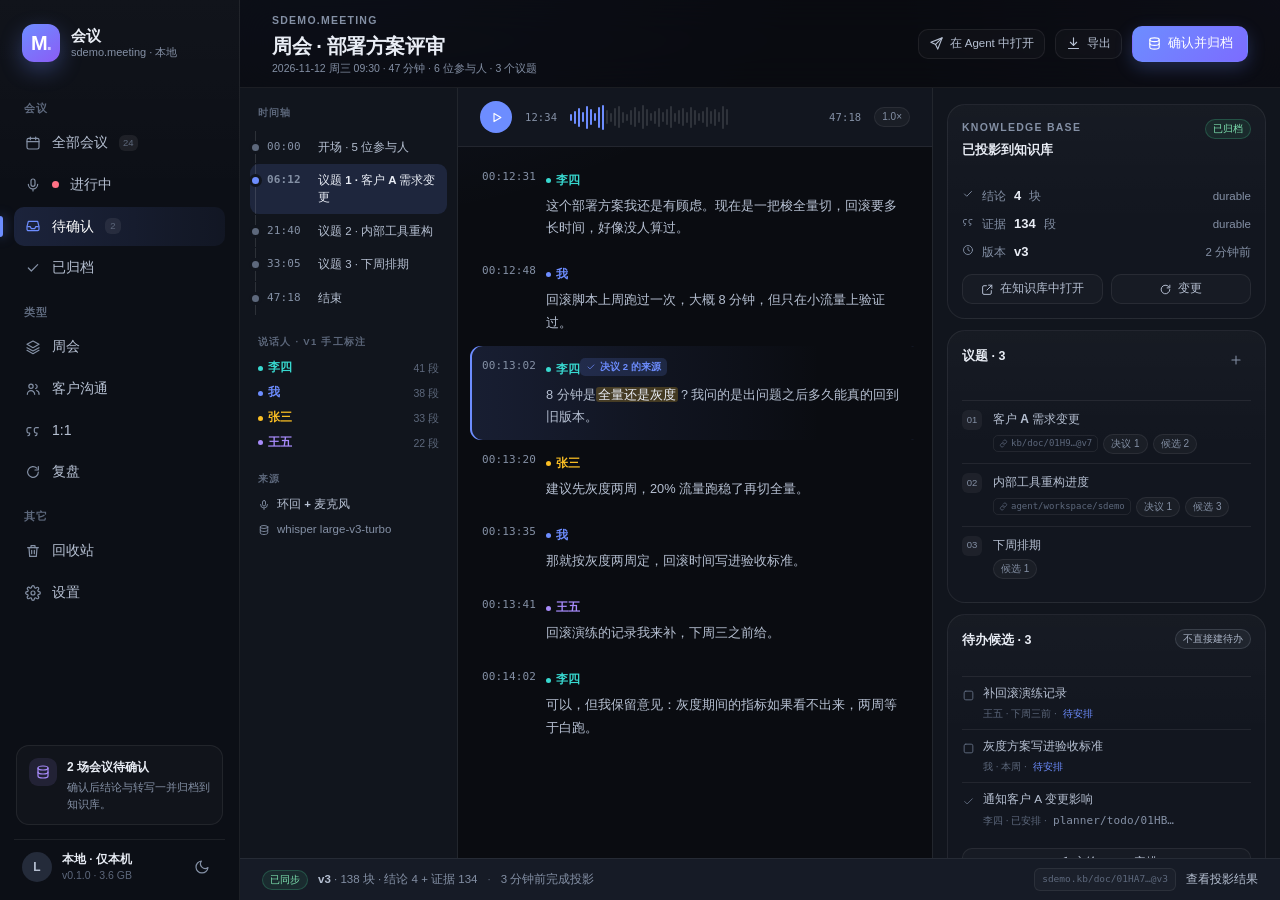
<file: docs/ui-mockups/02-meeting.html>
<!DOCTYPE html>
<html lang="zh-CN">
<head>
<meta charset="utf-8">
<title>sdemo.meeting · 周会 · 部署方案评审</title>
<link rel="stylesheet" href="sdemo-ui.css">
<link rel="stylesheet" href="meeting.css">
</head>
<body>
<div class="app-shell">
  
    <aside class="sidebar">
      <a class="brand" href="#">
        <span class="brand-mark">M<span>.</span></span>
        <span class="brand-copy"><strong>会议</strong><small>sdemo.meeting · 本地</small></span>
      </a>

      <div class="nav-group-label">会议</div>
      <div class="nav">
        <a class="nav-item" href="#"><svg class="icon" width="16" height="16" viewBox="0 0 24 24" fill="none" stroke="currentColor" stroke-width="1.8" stroke-linecap="round" stroke-linejoin="round" aria-hidden="true"><rect x='3' y='5' width='18' height='16' rx='2.5'/><path d='M8 3v4M16 3v4M3 10h18'/></svg>全部会议<span class="chip-count">24</span></a>
        <a class="nav-item" href="#"><svg class="icon" width="16" height="16" viewBox="0 0 24 24" fill="none" stroke="currentColor" stroke-width="1.8" stroke-linecap="round" stroke-linejoin="round" aria-hidden="true"><rect x='9' y='3' width='6' height='11' rx='3'/><path d='M5 11a7 7 0 0 0 14 0'/><path d='M12 18v3'/></svg><span class="pulse"></span>进行中</a>
        <a class="nav-item active" href="#"><svg class="icon" width="16" height="16" viewBox="0 0 24 24" fill="none" stroke="currentColor" stroke-width="1.8" stroke-linecap="round" stroke-linejoin="round" aria-hidden="true"><path d='M4 13h4l1.5 3h5L16 13h4'/><path d='M5 5h14l2 8v4a2 2 0 0 1-2 2H5a2 2 0 0 1-2-2v-4z'/></svg>待确认<span class="chip-count">2</span></a>
        <a class="nav-item" href="#"><svg class="icon" width="16" height="16" viewBox="0 0 24 24" fill="none" stroke="currentColor" stroke-width="1.8" stroke-linecap="round" stroke-linejoin="round" aria-hidden="true"><path d='m5 12 4.5 4.5L19 7'/></svg>已归档</a>
      </div>

      <div class="nav-group-label">类型</div>
      <div class="nav">
        <a class="nav-item" href="#"><svg class="icon" width="16" height="16" viewBox="0 0 24 24" fill="none" stroke="currentColor" stroke-width="1.8" stroke-linecap="round" stroke-linejoin="round" aria-hidden="true"><path d='m12 3 9 5-9 5-9-5z'/><path d='m3 13 9 5 9-5'/><path d='m3 17 9 5 9-5'/></svg>周会</a>
        <a class="nav-item" href="#"><svg class="icon" width="16" height="16" viewBox="0 0 24 24" fill="none" stroke="currentColor" stroke-width="1.8" stroke-linecap="round" stroke-linejoin="round" aria-hidden="true"><circle cx='9' cy='8' r='3.2'/><path d='M3.5 20a5.5 5.5 0 0 1 11 0'/><path d='M16 5.2a3.2 3.2 0 0 1 0 6.1'/><path d='M17.5 14.2A5.5 5.5 0 0 1 21 20'/></svg>客户沟通</a>
        <a class="nav-item" href="#"><svg class="icon" width="16" height="16" viewBox="0 0 24 24" fill="none" stroke="currentColor" stroke-width="1.8" stroke-linecap="round" stroke-linejoin="round" aria-hidden="true"><path d='M9 7H5.5A2.5 2.5 0 0 0 3 9.5v3A2.5 2.5 0 0 0 5.5 15H7v1.5A2.5 2.5 0 0 1 4.5 19'/><path d='M20 7h-3.5A2.5 2.5 0 0 0 14 9.5v3A2.5 2.5 0 0 0 16.5 15H18v1.5A2.5 2.5 0 0 1 15.5 19'/></svg>1:1</a>
        <a class="nav-item" href="#"><svg class="icon" width="16" height="16" viewBox="0 0 24 24" fill="none" stroke="currentColor" stroke-width="1.8" stroke-linecap="round" stroke-linejoin="round" aria-hidden="true"><path d='M20 12a8 8 0 1 1-2.3-5.7'/><path d='M20 4v5h-5'/></svg>复盘</a>
      </div>

      <div class="nav-group-label">其它</div>
      <div class="nav">
        <a class="nav-item" href="#"><svg class="icon" width="16" height="16" viewBox="0 0 24 24" fill="none" stroke="currentColor" stroke-width="1.8" stroke-linecap="round" stroke-linejoin="round" aria-hidden="true"><path d='M4 7h16'/><path d='M9 7V4h6v3'/><path d='M6 7l1 13h10l1-13'/><path d='M10 11v5M14 11v5'/></svg>回收站</a>
        <a class="nav-item" href="#"><svg class="icon" width="16" height="16" viewBox="0 0 24 24" fill="none" stroke="currentColor" stroke-width="1.8" stroke-linecap="round" stroke-linejoin="round" aria-hidden="true"><circle cx='12' cy='12' r='3'/><path d='M19.4 15a1.7 1.7 0 0 0 .3 1.9l.1.1a2 2 0 1 1-2.8 2.8l-.1-.1a1.7 1.7 0 0 0-1.9-.3 1.7 1.7 0 0 0-1 1.5V21a2 2 0 1 1-4 0v-.1a1.7 1.7 0 0 0-1.1-1.5 1.7 1.7 0 0 0-1.9.3l-.1.1a2 2 0 1 1-2.8-2.8l.1-.1a1.7 1.7 0 0 0 .3-1.9 1.7 1.7 0 0 0-1.5-1H3a2 2 0 1 1 0-4h.1a1.7 1.7 0 0 0 1.5-1.1 1.7 1.7 0 0 0-.3-1.9l-.1-.1a2 2 0 1 1 2.8-2.8l.1.1a1.7 1.7 0 0 0 1.9.3H9a1.7 1.7 0 0 0 1-1.5V3a2 2 0 1 1 4 0v.1a1.7 1.7 0 0 0 1 1.5 1.7 1.7 0 0 0 1.9-.3l.1-.1a2 2 0 1 1 2.8 2.8l-.1.1a1.7 1.7 0 0 0-.3 1.9V9a1.7 1.7 0 0 0 1.5 1H21a2 2 0 1 1 0 4h-.1a1.7 1.7 0 0 0-1.5 1z'/></svg>设置</a>
      </div>

      <div class="sidebar-spacer"></div>

      <div class="sidebar-note">
        <div class="sidebar-note-icon"><svg class="icon" width="16" height="16" viewBox="0 0 24 24" fill="none" stroke="currentColor" stroke-width="1.8" stroke-linecap="round" stroke-linejoin="round" aria-hidden="true"><ellipse cx='12' cy='6' rx='7.5' ry='3'/><path d='M4.5 6v6c0 1.66 3.36 3 7.5 3s7.5-1.34 7.5-3V6'/><path d='M4.5 12v6c0 1.66 3.36 3 7.5 3s7.5-1.34 7.5-3v-6'/></svg></div>
        <div>
          <strong>2 场会议待确认</strong>
          <p>确认后结论与转写一并归档到知识库。</p>
        </div>
      </div>

      <div class="sidebar-foot">
        <div class="avatar">L</div>
        <div class="sidebar-foot-copy">
          <strong>本地 · 仅本机</strong>
          <small>v0.1.0 · 3.6 GB</small>
        </div>
        <button class="icon-btn" title="主题"><svg class="icon" width="16" height="16" viewBox="0 0 24 24" fill="none" stroke="currentColor" stroke-width="1.8" stroke-linecap="round" stroke-linejoin="round" aria-hidden="true"><path d='M21 12.8A9 9 0 1 1 11.2 3a7 7 0 0 0 9.8 9.8z'/></svg></button>
      </div>
    </aside>
    
  <div class="main-column">
    <header class="topbar">
      <div class="topbar-title">
        <span class="eyebrow">sdemo.meeting</span>
        <h1>周会 · 部署方案评审</h1>
        <p class="topbar-desc">2026-11-12 周三 09:30 · 47 分钟 · 6 位参与人 · 3 个议题</p>
      </div>
      <div class="topbar-actions"><button class="btn btn-ghost btn-sm"><svg class="icon" width="15" height="15" viewBox="0 0 24 24" fill="none" stroke="currentColor" stroke-width="1.8" stroke-linecap="round" stroke-linejoin="round" aria-hidden="true"><path d='M21 3 10.5 13.5'/><path d='M21 3l-7 18-3.5-7.5L3 10z'/></svg>在 Agent 中打开</button><button class="btn btn-ghost btn-sm"><svg class="icon" width="15" height="15" viewBox="0 0 24 24" fill="none" stroke="currentColor" stroke-width="1.8" stroke-linecap="round" stroke-linejoin="round" aria-hidden="true"><path d='M12 3v12'/><path d='m7 10 5 5 5-5'/><path d='M4 20h16'/></svg>导出</button><button class="btn btn-primary"><svg class="icon" width="15" height="15" viewBox="0 0 24 24" fill="none" stroke="currentColor" stroke-width="1.8" stroke-linecap="round" stroke-linejoin="round" aria-hidden="true"><ellipse cx='12' cy='6' rx='7.5' ry='3'/><path d='M4.5 6v6c0 1.66 3.36 3 7.5 3s7.5-1.34 7.5-3V6'/><path d='M4.5 12v6c0 1.66 3.36 3 7.5 3s7.5-1.34 7.5-3v-6'/></svg>确认并归档</button></div>
    </header>
    
    <main class="content mtg-flush">
      <div class="mtg-room">
        <div class="col-rail">
      <div class="rail-label">时间轴</div>
      <div class="rail"><a class="rail-item" href="#"><span class="tc">00:00</span><span>开场 · 5 位参与人</span></a><a class="rail-item active" href="#"><span class="tc">06:12</span><span>议题 1 · 客户 A 需求变更</span></a><a class="rail-item" href="#"><span class="tc">21:40</span><span>议题 2 · 内部工具重构</span></a><a class="rail-item" href="#"><span class="tc">33:05</span><span>议题 3 · 下周排期</span></a><a class="rail-item" href="#"><span class="tc">47:18</span><span>结束</span></a></div>
      <div class="rail-label" style="margin-top:20px">说话人 · v1 手工标注</div>
      <div class="spk-list"><div class="spk-row"><span class="speaker sp-2"><i></i>李四</span><span class="count">41 段</span></div><div class="spk-row"><span class="speaker sp-1"><i></i>我</span><span class="count">38 段</span></div><div class="spk-row"><span class="speaker sp-3"><i></i>张三</span><span class="count">33 段</span></div><div class="spk-row"><span class="speaker sp-4"><i></i>王五</span><span class="count">22 段</span></div></div>
      <div class="rail-label" style="margin-top:20px">来源</div>
      <div class="spk-list">
        <div class="spk-row"><svg class="icon" width="12" height="12" viewBox="0 0 24 24" fill="none" stroke="currentColor" stroke-width="1.8" stroke-linecap="round" stroke-linejoin="round" aria-hidden="true"><rect x='9' y='3' width='6' height='11' rx='3'/><path d='M5 11a7 7 0 0 0 14 0'/><path d='M12 18v3'/></svg><b>环回 + 麦克风</b></div>
        <div class="spk-row"><svg class="icon" width="12" height="12" viewBox="0 0 24 24" fill="none" stroke="currentColor" stroke-width="1.8" stroke-linecap="round" stroke-linejoin="round" aria-hidden="true"><ellipse cx='12' cy='6' rx='7.5' ry='3'/><path d='M4.5 6v6c0 1.66 3.36 3 7.5 3s7.5-1.34 7.5-3V6'/><path d='M4.5 12v6c0 1.66 3.36 3 7.5 3s7.5-1.34 7.5-3v-6'/></svg>whisper large-v3-turbo</div>
      </div>
    </div>
        <div class="col-main">
      <div class="player">
        <button class="play-btn"><svg class="icon" width="15" height="15" viewBox="0 0 24 24" fill="none" stroke="currentColor" stroke-width="1.8" stroke-linecap="round" stroke-linejoin="round" aria-hidden="true"><path d='M8 5.5v13l11-6.5z'/></svg></button>
        <span class="tc">12:34</span>
        <div class="wave"><i class="played" style="height:7px"></i><i class="played" style="height:13px"></i><i class="played" style="height:19px"></i><i class="played" style="height:10px"></i><i class="played" style="height:23px"></i><i class="played" style="height:16px"></i><i class="played" style="height:8px"></i><i class="played" style="height:21px"></i><i class="played" style="height:25px"></i><i style="height:14px"></i><i style="height:9px"></i><i style="height:18px"></i><i style="height:22px"></i><i style="height:11px"></i><i style="height:7px"></i><i style="height:15px"></i><i style="height:20px"></i><i style="height:12px"></i><i style="height:24px"></i><i style="height:17px"></i><i style="height:8px"></i><i style="height:13px"></i><i style="height:19px"></i><i style="height:10px"></i><i style="height:16px"></i><i style="height:22px"></i><i style="height:9px"></i><i style="height:14px"></i><i style="height:18px"></i><i style="height:11px"></i><i style="height:21px"></i><i style="height:15px"></i><i style="height:8px"></i><i style="height:12px"></i><i style="height:20px"></i><i style="height:13px"></i><i style="height:17px"></i><i style="height:10px"></i><i style="height:23px"></i><i style="height:16px"></i></div>
        <span class="tc">47:18</span>
        <span class="status-pill">1.0×</span>
      </div>
      <div class="seg-list">
        
      <div class="seg">
        <span class="tc">00:12:31</span>
        <div class="seg-body">
          <span class="speaker sp-2"><i></i>李四</span>
          <p>这个部署方案我还是有顾虑。现在是一把梭全量切，回滚要多长时间，好像没人算过。</p>
          <div class="seg-tools"><a href="#">▶ 播放这一段</a><a href="#"><svg class="icon" width="11" height="11" viewBox="0 0 24 24" fill="none" stroke="currentColor" stroke-width="1.8" stroke-linecap="round" stroke-linejoin="round" aria-hidden="true"><path d='M5 21V4h13l-2.5 4.5L18 13H5'/></svg>标为决议</a><a href="#"><svg class="icon" width="11" height="11" viewBox="0 0 24 24" fill="none" stroke="currentColor" stroke-width="1.8" stroke-linecap="round" stroke-linejoin="round" aria-hidden="true"><circle cx='9' cy='8' r='3.2'/><path d='M3.5 20a5.5 5.5 0 0 1 11 0'/><path d='M16 5.2a3.2 3.2 0 0 1 0 6.1'/><path d='M17.5 14.2A5.5 5.5 0 0 1 21 20'/></svg>标注说话人</a><a href="#"><svg class="icon" width="11" height="11" viewBox="0 0 24 24" fill="none" stroke="currentColor" stroke-width="1.8" stroke-linecap="round" stroke-linejoin="round" aria-hidden="true"><path d='M9 7H5.5A2.5 2.5 0 0 0 3 9.5v3A2.5 2.5 0 0 0 5.5 15H7v1.5A2.5 2.5 0 0 1 4.5 19'/><path d='M20 7h-3.5A2.5 2.5 0 0 0 14 9.5v3A2.5 2.5 0 0 0 16.5 15H18v1.5A2.5 2.5 0 0 1 15.5 19'/></svg>在 Agent 中追问</a></div>
        </div>
      </div>
        
      <div class="seg">
        <span class="tc">00:12:48</span>
        <div class="seg-body">
          <span class="speaker sp-1"><i></i>我</span>
          <p>回滚脚本上周跑过一次，大概 8 分钟，但只在小流量上验证过。</p>
          <div class="seg-tools"><a href="#">▶ 播放这一段</a><a href="#"><svg class="icon" width="11" height="11" viewBox="0 0 24 24" fill="none" stroke="currentColor" stroke-width="1.8" stroke-linecap="round" stroke-linejoin="round" aria-hidden="true"><path d='M5 21V4h13l-2.5 4.5L18 13H5'/></svg>标为决议</a><a href="#"><svg class="icon" width="11" height="11" viewBox="0 0 24 24" fill="none" stroke="currentColor" stroke-width="1.8" stroke-linecap="round" stroke-linejoin="round" aria-hidden="true"><circle cx='9' cy='8' r='3.2'/><path d='M3.5 20a5.5 5.5 0 0 1 11 0'/><path d='M16 5.2a3.2 3.2 0 0 1 0 6.1'/><path d='M17.5 14.2A5.5 5.5 0 0 1 21 20'/></svg>标注说话人</a><a href="#"><svg class="icon" width="11" height="11" viewBox="0 0 24 24" fill="none" stroke="currentColor" stroke-width="1.8" stroke-linecap="round" stroke-linejoin="round" aria-hidden="true"><path d='M9 7H5.5A2.5 2.5 0 0 0 3 9.5v3A2.5 2.5 0 0 0 5.5 15H7v1.5A2.5 2.5 0 0 1 4.5 19'/><path d='M20 7h-3.5A2.5 2.5 0 0 0 14 9.5v3A2.5 2.5 0 0 0 16.5 15H18v1.5A2.5 2.5 0 0 1 15.5 19'/></svg>在 Agent 中追问</a></div>
        </div>
      </div>
        
      <div class="seg seg-hl">
        <span class="tc">00:13:02</span>
        <div class="seg-body">
          <span class="speaker sp-2"><i></i>李四</span><span class="seg-tag"><svg class="icon" width="10" height="10" viewBox="0 0 24 24" fill="none" stroke="currentColor" stroke-width="1.8" stroke-linecap="round" stroke-linejoin="round" aria-hidden="true"><path d='m5 12 4.5 4.5L19 7'/></svg>决议 2 的来源</span>
          <p>8 分钟是<mark>全量还是灰度</mark>？我问的是出问题之后多久能真的回到旧版本。</p>
          <div class="seg-tools"><a href="#">▶ 播放这一段</a><a href="#"><svg class="icon" width="11" height="11" viewBox="0 0 24 24" fill="none" stroke="currentColor" stroke-width="1.8" stroke-linecap="round" stroke-linejoin="round" aria-hidden="true"><path d='M5 21V4h13l-2.5 4.5L18 13H5'/></svg>标为决议</a><a href="#"><svg class="icon" width="11" height="11" viewBox="0 0 24 24" fill="none" stroke="currentColor" stroke-width="1.8" stroke-linecap="round" stroke-linejoin="round" aria-hidden="true"><circle cx='9' cy='8' r='3.2'/><path d='M3.5 20a5.5 5.5 0 0 1 11 0'/><path d='M16 5.2a3.2 3.2 0 0 1 0 6.1'/><path d='M17.5 14.2A5.5 5.5 0 0 1 21 20'/></svg>标注说话人</a><a href="#"><svg class="icon" width="11" height="11" viewBox="0 0 24 24" fill="none" stroke="currentColor" stroke-width="1.8" stroke-linecap="round" stroke-linejoin="round" aria-hidden="true"><path d='M9 7H5.5A2.5 2.5 0 0 0 3 9.5v3A2.5 2.5 0 0 0 5.5 15H7v1.5A2.5 2.5 0 0 1 4.5 19'/><path d='M20 7h-3.5A2.5 2.5 0 0 0 14 9.5v3A2.5 2.5 0 0 0 16.5 15H18v1.5A2.5 2.5 0 0 1 15.5 19'/></svg>在 Agent 中追问</a></div>
        </div>
      </div>
        
      <div class="seg">
        <span class="tc">00:13:20</span>
        <div class="seg-body">
          <span class="speaker sp-3"><i></i>张三</span>
          <p>建议先灰度两周，20% 流量跑稳了再切全量。</p>
          <div class="seg-tools"><a href="#">▶ 播放这一段</a><a href="#"><svg class="icon" width="11" height="11" viewBox="0 0 24 24" fill="none" stroke="currentColor" stroke-width="1.8" stroke-linecap="round" stroke-linejoin="round" aria-hidden="true"><path d='M5 21V4h13l-2.5 4.5L18 13H5'/></svg>标为决议</a><a href="#"><svg class="icon" width="11" height="11" viewBox="0 0 24 24" fill="none" stroke="currentColor" stroke-width="1.8" stroke-linecap="round" stroke-linejoin="round" aria-hidden="true"><circle cx='9' cy='8' r='3.2'/><path d='M3.5 20a5.5 5.5 0 0 1 11 0'/><path d='M16 5.2a3.2 3.2 0 0 1 0 6.1'/><path d='M17.5 14.2A5.5 5.5 0 0 1 21 20'/></svg>标注说话人</a><a href="#"><svg class="icon" width="11" height="11" viewBox="0 0 24 24" fill="none" stroke="currentColor" stroke-width="1.8" stroke-linecap="round" stroke-linejoin="round" aria-hidden="true"><path d='M9 7H5.5A2.5 2.5 0 0 0 3 9.5v3A2.5 2.5 0 0 0 5.5 15H7v1.5A2.5 2.5 0 0 1 4.5 19'/><path d='M20 7h-3.5A2.5 2.5 0 0 0 14 9.5v3A2.5 2.5 0 0 0 16.5 15H18v1.5A2.5 2.5 0 0 1 15.5 19'/></svg>在 Agent 中追问</a></div>
        </div>
      </div>
        
      <div class="seg">
        <span class="tc">00:13:35</span>
        <div class="seg-body">
          <span class="speaker sp-1"><i></i>我</span>
          <p>那就按灰度两周定，回滚时间写进验收标准。</p>
          <div class="seg-tools"><a href="#">▶ 播放这一段</a><a href="#"><svg class="icon" width="11" height="11" viewBox="0 0 24 24" fill="none" stroke="currentColor" stroke-width="1.8" stroke-linecap="round" stroke-linejoin="round" aria-hidden="true"><path d='M5 21V4h13l-2.5 4.5L18 13H5'/></svg>标为决议</a><a href="#"><svg class="icon" width="11" height="11" viewBox="0 0 24 24" fill="none" stroke="currentColor" stroke-width="1.8" stroke-linecap="round" stroke-linejoin="round" aria-hidden="true"><circle cx='9' cy='8' r='3.2'/><path d='M3.5 20a5.5 5.5 0 0 1 11 0'/><path d='M16 5.2a3.2 3.2 0 0 1 0 6.1'/><path d='M17.5 14.2A5.5 5.5 0 0 1 21 20'/></svg>标注说话人</a><a href="#"><svg class="icon" width="11" height="11" viewBox="0 0 24 24" fill="none" stroke="currentColor" stroke-width="1.8" stroke-linecap="round" stroke-linejoin="round" aria-hidden="true"><path d='M9 7H5.5A2.5 2.5 0 0 0 3 9.5v3A2.5 2.5 0 0 0 5.5 15H7v1.5A2.5 2.5 0 0 1 4.5 19'/><path d='M20 7h-3.5A2.5 2.5 0 0 0 14 9.5v3A2.5 2.5 0 0 0 16.5 15H18v1.5A2.5 2.5 0 0 1 15.5 19'/></svg>在 Agent 中追问</a></div>
        </div>
      </div>
        
      <div class="seg">
        <span class="tc">00:13:41</span>
        <div class="seg-body">
          <span class="speaker sp-4"><i></i>王五</span>
          <p>回滚演练的记录我来补，下周三之前给。</p>
          <div class="seg-tools"><a href="#">▶ 播放这一段</a><a href="#"><svg class="icon" width="11" height="11" viewBox="0 0 24 24" fill="none" stroke="currentColor" stroke-width="1.8" stroke-linecap="round" stroke-linejoin="round" aria-hidden="true"><path d='M5 21V4h13l-2.5 4.5L18 13H5'/></svg>标为决议</a><a href="#"><svg class="icon" width="11" height="11" viewBox="0 0 24 24" fill="none" stroke="currentColor" stroke-width="1.8" stroke-linecap="round" stroke-linejoin="round" aria-hidden="true"><circle cx='9' cy='8' r='3.2'/><path d='M3.5 20a5.5 5.5 0 0 1 11 0'/><path d='M16 5.2a3.2 3.2 0 0 1 0 6.1'/><path d='M17.5 14.2A5.5 5.5 0 0 1 21 20'/></svg>标注说话人</a><a href="#"><svg class="icon" width="11" height="11" viewBox="0 0 24 24" fill="none" stroke="currentColor" stroke-width="1.8" stroke-linecap="round" stroke-linejoin="round" aria-hidden="true"><path d='M9 7H5.5A2.5 2.5 0 0 0 3 9.5v3A2.5 2.5 0 0 0 5.5 15H7v1.5A2.5 2.5 0 0 1 4.5 19'/><path d='M20 7h-3.5A2.5 2.5 0 0 0 14 9.5v3A2.5 2.5 0 0 0 16.5 15H18v1.5A2.5 2.5 0 0 1 15.5 19'/></svg>在 Agent 中追问</a></div>
        </div>
      </div>
        
      <div class="seg">
        <span class="tc">00:14:02</span>
        <div class="seg-body">
          <span class="speaker sp-2"><i></i>李四</span>
          <p>可以，但我保留意见：灰度期间的指标如果看不出来，两周等于白跑。</p>
          <div class="seg-tools"><a href="#">▶ 播放这一段</a><a href="#"><svg class="icon" width="11" height="11" viewBox="0 0 24 24" fill="none" stroke="currentColor" stroke-width="1.8" stroke-linecap="round" stroke-linejoin="round" aria-hidden="true"><path d='M5 21V4h13l-2.5 4.5L18 13H5'/></svg>标为决议</a><a href="#"><svg class="icon" width="11" height="11" viewBox="0 0 24 24" fill="none" stroke="currentColor" stroke-width="1.8" stroke-linecap="round" stroke-linejoin="round" aria-hidden="true"><circle cx='9' cy='8' r='3.2'/><path d='M3.5 20a5.5 5.5 0 0 1 11 0'/><path d='M16 5.2a3.2 3.2 0 0 1 0 6.1'/><path d='M17.5 14.2A5.5 5.5 0 0 1 21 20'/></svg>标注说话人</a><a href="#"><svg class="icon" width="11" height="11" viewBox="0 0 24 24" fill="none" stroke="currentColor" stroke-width="1.8" stroke-linecap="round" stroke-linejoin="round" aria-hidden="true"><path d='M9 7H5.5A2.5 2.5 0 0 0 3 9.5v3A2.5 2.5 0 0 0 5.5 15H7v1.5A2.5 2.5 0 0 1 4.5 19'/><path d='M20 7h-3.5A2.5 2.5 0 0 0 14 9.5v3A2.5 2.5 0 0 0 16.5 15H18v1.5A2.5 2.5 0 0 1 15.5 19'/></svg>在 Agent 中追问</a></div>
        </div>
      </div>
      </div>
    </div>
        <div class="col-side">
      <div class="card side-card">
        <div class="card-head">
          <div>
            <span class="eyebrow">Knowledge Base</span>
            <strong>已投影到知识库</strong>
          </div>
          <span class="status-pill is-success">已归档</span>
        </div>
        <div class="proj-stats">
          <div class="proj-stat"><svg class="icon" width="12" height="12" viewBox="0 0 24 24" fill="none" stroke="currentColor" stroke-width="1.8" stroke-linecap="round" stroke-linejoin="round" aria-hidden="true"><path d='m5 12 4.5 4.5L19 7'/></svg>结论<b>4</b> 块<span class="push-right">durable</span></div>
          <div class="proj-stat"><svg class="icon" width="12" height="12" viewBox="0 0 24 24" fill="none" stroke="currentColor" stroke-width="1.8" stroke-linecap="round" stroke-linejoin="round" aria-hidden="true"><path d='M9 7H5.5A2.5 2.5 0 0 0 3 9.5v3A2.5 2.5 0 0 0 5.5 15H7v1.5A2.5 2.5 0 0 1 4.5 19'/><path d='M20 7h-3.5A2.5 2.5 0 0 0 14 9.5v3A2.5 2.5 0 0 0 16.5 15H18v1.5A2.5 2.5 0 0 1 15.5 19'/></svg>证据<b>134</b> 段<span class="push-right">durable</span></div>
          <div class="proj-stat"><svg class="icon" width="12" height="12" viewBox="0 0 24 24" fill="none" stroke="currentColor" stroke-width="1.8" stroke-linecap="round" stroke-linejoin="round" aria-hidden="true"><circle cx='12' cy='12' r='9'/><path d='M12 7v5l3.5 2'/></svg>版本<b>v3</b><span class="push-right">2 分钟前</span></div>
        </div>
        <div class="hstack">
          <button class="btn btn-ghost btn-sm" style="flex:1"><svg class="icon" width="13" height="13" viewBox="0 0 24 24" fill="none" stroke="currentColor" stroke-width="1.8" stroke-linecap="round" stroke-linejoin="round" aria-hidden="true"><path d='M14 4h6v6'/><path d='M20 4 11 13'/><path d='M19 14v4.5A2.5 2.5 0 0 1 16.5 21h-11A2.5 2.5 0 0 1 3 18.5v-11A2.5 2.5 0 0 1 5.5 5H10'/></svg>在知识库中打开</button>
          <button class="btn btn-ghost btn-sm" style="flex:1"><svg class="icon" width="13" height="13" viewBox="0 0 24 24" fill="none" stroke="currentColor" stroke-width="1.8" stroke-linecap="round" stroke-linejoin="round" aria-hidden="true"><path d='M20 12a8 8 0 1 1-2.3-5.7'/><path d='M20 4v5h-5'/></svg>变更</button>
        </div>
      </div>

      <div class="card side-card">
        <div class="card-head">
          <div><strong>议题 · 3</strong></div>
          <button class="icon-btn"><svg class="icon" width="14" height="14" viewBox="0 0 24 24" fill="none" stroke="currentColor" stroke-width="1.8" stroke-linecap="round" stroke-linejoin="round" aria-hidden="true"><path d='M12 5v14M5 12h14'/></svg></button>
        </div>
        <div class="topic-item">
          <span class="topic-no">01</span>
          <div>
            <div class="topic-title">客户 A 需求变更</div>
            <div class="topic-meta">
              <span class="ref-chip"><svg class="icon" width="9" height="9" viewBox="0 0 24 24" fill="none" stroke="currentColor" stroke-width="1.8" stroke-linecap="round" stroke-linejoin="round" aria-hidden="true"><path d='M10 13a4.5 4.5 0 0 0 6.4 0l2.6-2.6a4.5 4.5 0 0 0-6.4-6.4L11 5.6'/><path d='M14 11a4.5 4.5 0 0 0-6.4 0L5 13.6a4.5 4.5 0 0 0 6.4 6.4L13 18.4'/></svg>kb/doc/01H9…@v7</span>
              <span class="status-pill">决议 1</span>
              <span class="status-pill">候选 2</span>
            </div>
          </div>
        </div>
        <div class="topic-item">
          <span class="topic-no">02</span>
          <div>
            <div class="topic-title">内部工具重构进度</div>
            <div class="topic-meta">
              <span class="ref-chip"><svg class="icon" width="9" height="9" viewBox="0 0 24 24" fill="none" stroke="currentColor" stroke-width="1.8" stroke-linecap="round" stroke-linejoin="round" aria-hidden="true"><path d='M10 13a4.5 4.5 0 0 0 6.4 0l2.6-2.6a4.5 4.5 0 0 0-6.4-6.4L11 5.6'/><path d='M14 11a4.5 4.5 0 0 0-6.4 0L5 13.6a4.5 4.5 0 0 0 6.4 6.4L13 18.4'/></svg>agent/workspace/sdemo</span>
              <span class="status-pill">决议 1</span>
              <span class="status-pill">候选 3</span>
            </div>
          </div>
        </div>
        <div class="topic-item">
          <span class="topic-no">03</span>
          <div>
            <div class="topic-title">下周排期</div>
            <div class="topic-meta"><span class="status-pill">候选 1</span></div>
          </div>
        </div>
      </div>

      <div class="card side-card">
        <div class="card-head">
          <div><strong>待办候选 · 3</strong></div>
          <span class="status-pill is-muted">不直接建待办</span>
        </div>
        <div class="act-row">
          <span class="act-box"><svg class="icon" width="13" height="13" viewBox="0 0 24 24" fill="none" stroke="currentColor" stroke-width="1.8" stroke-linecap="round" stroke-linejoin="round" aria-hidden="true"><rect x='4' y='4' width='16' height='16' rx='3'/></svg></span>
          <div style="flex:1">
            <div class="act-title">补回滚演练记录</div>
            <div class="act-meta">王五 · 下周三前 · <span style="color:var(--accent)">待安排</span></div>
          </div>
        </div>
        <div class="act-row">
          <span class="act-box"><svg class="icon" width="13" height="13" viewBox="0 0 24 24" fill="none" stroke="currentColor" stroke-width="1.8" stroke-linecap="round" stroke-linejoin="round" aria-hidden="true"><rect x='4' y='4' width='16' height='16' rx='3'/></svg></span>
          <div style="flex:1">
            <div class="act-title">灰度方案写进验收标准</div>
            <div class="act-meta">我 · 本周 · <span style="color:var(--accent)">待安排</span></div>
          </div>
        </div>
        <div class="act-row">
          <span class="act-box"><svg class="icon" width="13" height="13" viewBox="0 0 24 24" fill="none" stroke="currentColor" stroke-width="1.8" stroke-linecap="round" stroke-linejoin="round" aria-hidden="true"><path d='m5 12 4.5 4.5L19 7'/></svg></span>
          <div style="flex:1">
            <div class="act-title">通知客户 A 变更影响</div>
            <div class="act-meta">李四 · 已安排 · <span class="tc">planner/todo/01HB…</span></div>
          </div>
        </div>
        <button class="btn btn-ghost btn-sm" style="width:100%;margin-top:11px">
          <svg class="icon" width="13" height="13" viewBox="0 0 24 24" fill="none" stroke="currentColor" stroke-width="1.8" stroke-linecap="round" stroke-linejoin="round" aria-hidden="true"><path d='M21 3 10.5 13.5'/><path d='M21 3l-7 18-3.5-7.5L3 10z'/></svg>交给 Agent 安排
        </button>
      </div>
    </div>
      </div>
    </main>
    
    
    <div class="sync-bar">
      <span class="status-pill is-success">已同步</span>
      <span><b>v3</b> · 138 块 · 结论 4 + 证据 134</span>
      <span class="dim">·</span>
      <span>3 分钟前完成投影</span>
      <span class="push-right"></span>
      <span class="uri-chip">sdemo.kb/doc/01HA7…@v3</span>
      <a class="text-link" href="05-kb.html">查看投影结果</a>
    </div>
    
  </div>
</div>
</body>
</html>
</file>
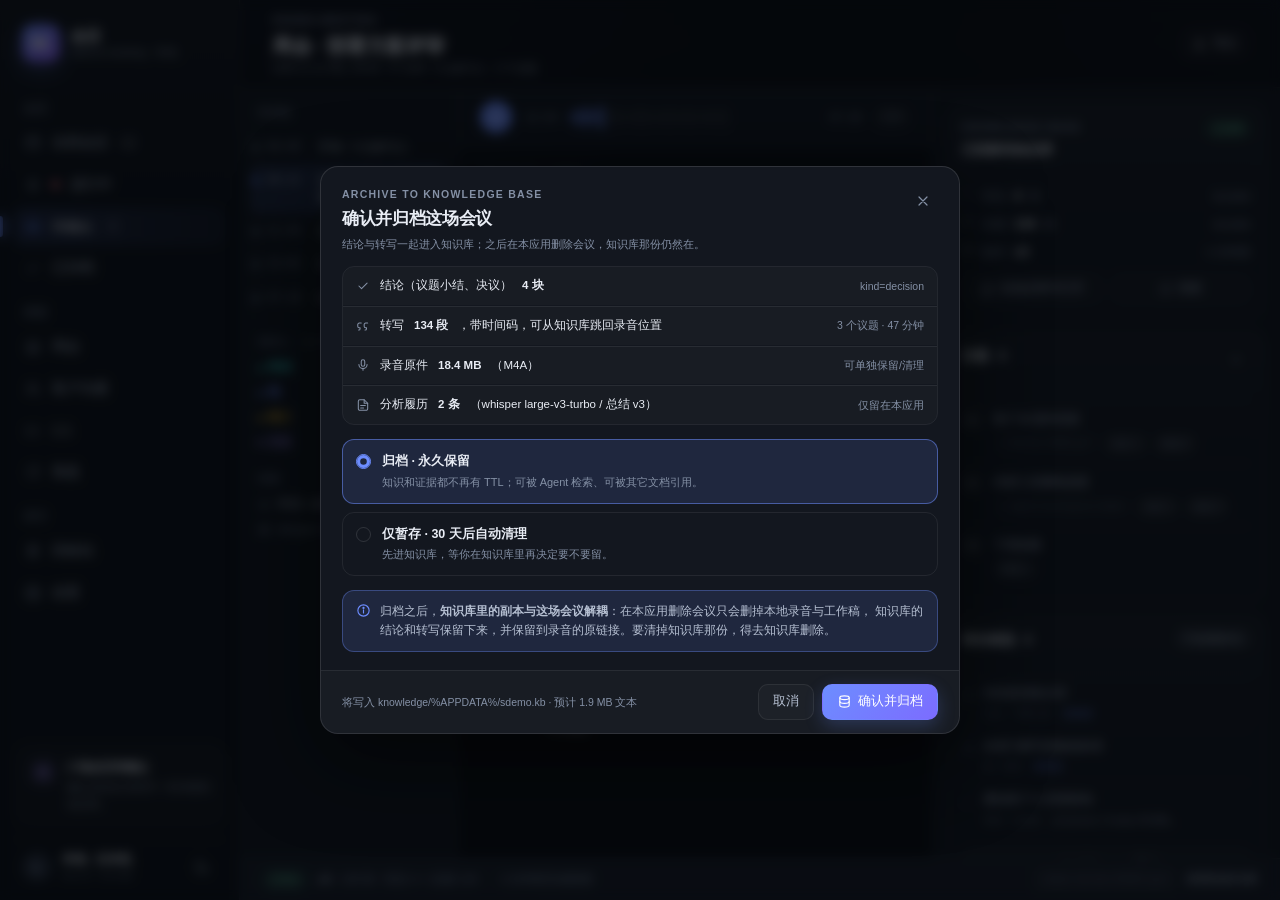
<file: docs/ui-mockups/03-finalize.html>
<!DOCTYPE html>
<html lang="zh-CN">
<head>
<meta charset="utf-8">
<title>sdemo.meeting · 周会 · 部署方案评审</title>
<link rel="stylesheet" href="sdemo-ui.css">
<link rel="stylesheet" href="meeting.css">
</head>
<body>
<div class="app-shell">
  
    <aside class="sidebar">
      <a class="brand" href="#">
        <span class="brand-mark">M<span>.</span></span>
        <span class="brand-copy"><strong>会议</strong><small>sdemo.meeting · 本地</small></span>
      </a>

      <div class="nav-group-label">会议</div>
      <div class="nav">
        <a class="nav-item" href="#"><svg class="icon" width="16" height="16" viewBox="0 0 24 24" fill="none" stroke="currentColor" stroke-width="1.8" stroke-linecap="round" stroke-linejoin="round" aria-hidden="true"><rect x='3' y='5' width='18' height='16' rx='2.5'/><path d='M8 3v4M16 3v4M3 10h18'/></svg>全部会议<span class="chip-count">24</span></a>
        <a class="nav-item" href="#"><svg class="icon" width="16" height="16" viewBox="0 0 24 24" fill="none" stroke="currentColor" stroke-width="1.8" stroke-linecap="round" stroke-linejoin="round" aria-hidden="true"><rect x='9' y='3' width='6' height='11' rx='3'/><path d='M5 11a7 7 0 0 0 14 0'/><path d='M12 18v3'/></svg><span class="pulse"></span>进行中</a>
        <a class="nav-item active" href="#"><svg class="icon" width="16" height="16" viewBox="0 0 24 24" fill="none" stroke="currentColor" stroke-width="1.8" stroke-linecap="round" stroke-linejoin="round" aria-hidden="true"><path d='M4 13h4l1.5 3h5L16 13h4'/><path d='M5 5h14l2 8v4a2 2 0 0 1-2 2H5a2 2 0 0 1-2-2v-4z'/></svg>待确认<span class="chip-count">2</span></a>
        <a class="nav-item" href="#"><svg class="icon" width="16" height="16" viewBox="0 0 24 24" fill="none" stroke="currentColor" stroke-width="1.8" stroke-linecap="round" stroke-linejoin="round" aria-hidden="true"><path d='m5 12 4.5 4.5L19 7'/></svg>已归档</a>
      </div>

      <div class="nav-group-label">类型</div>
      <div class="nav">
        <a class="nav-item" href="#"><svg class="icon" width="16" height="16" viewBox="0 0 24 24" fill="none" stroke="currentColor" stroke-width="1.8" stroke-linecap="round" stroke-linejoin="round" aria-hidden="true"><path d='m12 3 9 5-9 5-9-5z'/><path d='m3 13 9 5 9-5'/><path d='m3 17 9 5 9-5'/></svg>周会</a>
        <a class="nav-item" href="#"><svg class="icon" width="16" height="16" viewBox="0 0 24 24" fill="none" stroke="currentColor" stroke-width="1.8" stroke-linecap="round" stroke-linejoin="round" aria-hidden="true"><circle cx='9' cy='8' r='3.2'/><path d='M3.5 20a5.5 5.5 0 0 1 11 0'/><path d='M16 5.2a3.2 3.2 0 0 1 0 6.1'/><path d='M17.5 14.2A5.5 5.5 0 0 1 21 20'/></svg>客户沟通</a>
        <a class="nav-item" href="#"><svg class="icon" width="16" height="16" viewBox="0 0 24 24" fill="none" stroke="currentColor" stroke-width="1.8" stroke-linecap="round" stroke-linejoin="round" aria-hidden="true"><path d='M9 7H5.5A2.5 2.5 0 0 0 3 9.5v3A2.5 2.5 0 0 0 5.5 15H7v1.5A2.5 2.5 0 0 1 4.5 19'/><path d='M20 7h-3.5A2.5 2.5 0 0 0 14 9.5v3A2.5 2.5 0 0 0 16.5 15H18v1.5A2.5 2.5 0 0 1 15.5 19'/></svg>1:1</a>
        <a class="nav-item" href="#"><svg class="icon" width="16" height="16" viewBox="0 0 24 24" fill="none" stroke="currentColor" stroke-width="1.8" stroke-linecap="round" stroke-linejoin="round" aria-hidden="true"><path d='M20 12a8 8 0 1 1-2.3-5.7'/><path d='M20 4v5h-5'/></svg>复盘</a>
      </div>

      <div class="nav-group-label">其它</div>
      <div class="nav">
        <a class="nav-item" href="#"><svg class="icon" width="16" height="16" viewBox="0 0 24 24" fill="none" stroke="currentColor" stroke-width="1.8" stroke-linecap="round" stroke-linejoin="round" aria-hidden="true"><path d='M4 7h16'/><path d='M9 7V4h6v3'/><path d='M6 7l1 13h10l1-13'/><path d='M10 11v5M14 11v5'/></svg>回收站</a>
        <a class="nav-item" href="#"><svg class="icon" width="16" height="16" viewBox="0 0 24 24" fill="none" stroke="currentColor" stroke-width="1.8" stroke-linecap="round" stroke-linejoin="round" aria-hidden="true"><circle cx='12' cy='12' r='3'/><path d='M19.4 15a1.7 1.7 0 0 0 .3 1.9l.1.1a2 2 0 1 1-2.8 2.8l-.1-.1a1.7 1.7 0 0 0-1.9-.3 1.7 1.7 0 0 0-1 1.5V21a2 2 0 1 1-4 0v-.1a1.7 1.7 0 0 0-1.1-1.5 1.7 1.7 0 0 0-1.9.3l-.1.1a2 2 0 1 1-2.8-2.8l.1-.1a1.7 1.7 0 0 0 .3-1.9 1.7 1.7 0 0 0-1.5-1H3a2 2 0 1 1 0-4h.1a1.7 1.7 0 0 0 1.5-1.1 1.7 1.7 0 0 0-.3-1.9l-.1-.1a2 2 0 1 1 2.8-2.8l.1.1a1.7 1.7 0 0 0 1.9.3H9a1.7 1.7 0 0 0 1-1.5V3a2 2 0 1 1 4 0v.1a1.7 1.7 0 0 0 1 1.5 1.7 1.7 0 0 0 1.9-.3l.1-.1a2 2 0 1 1 2.8 2.8l-.1.1a1.7 1.7 0 0 0-.3 1.9V9a1.7 1.7 0 0 0 1.5 1H21a2 2 0 1 1 0 4h-.1a1.7 1.7 0 0 0-1.5 1z'/></svg>设置</a>
      </div>

      <div class="sidebar-spacer"></div>

      <div class="sidebar-note">
        <div class="sidebar-note-icon"><svg class="icon" width="16" height="16" viewBox="0 0 24 24" fill="none" stroke="currentColor" stroke-width="1.8" stroke-linecap="round" stroke-linejoin="round" aria-hidden="true"><ellipse cx='12' cy='6' rx='7.5' ry='3'/><path d='M4.5 6v6c0 1.66 3.36 3 7.5 3s7.5-1.34 7.5-3V6'/><path d='M4.5 12v6c0 1.66 3.36 3 7.5 3s7.5-1.34 7.5-3v-6'/></svg></div>
        <div>
          <strong>2 场会议待确认</strong>
          <p>确认后结论与转写一并归档到知识库。</p>
        </div>
      </div>

      <div class="sidebar-foot">
        <div class="avatar">L</div>
        <div class="sidebar-foot-copy">
          <strong>本地 · 仅本机</strong>
          <small>v0.1.0 · 3.6 GB</small>
        </div>
        <button class="icon-btn" title="主题"><svg class="icon" width="16" height="16" viewBox="0 0 24 24" fill="none" stroke="currentColor" stroke-width="1.8" stroke-linecap="round" stroke-linejoin="round" aria-hidden="true"><path d='M21 12.8A9 9 0 1 1 11.2 3a7 7 0 0 0 9.8 9.8z'/></svg></button>
      </div>
    </aside>
    
  <div class="main-column">
    <header class="topbar">
      <div class="topbar-title">
        <span class="eyebrow">sdemo.meeting</span>
        <h1>周会 · 部署方案评审</h1>
        <p class="topbar-desc">2026-11-12 周三 09:30 · 47 分钟 · 6 位参与人 · 3 个议题</p>
      </div>
      <div class="topbar-actions"><button class="btn btn-ghost btn-sm"><svg class="icon" width="15" height="15" viewBox="0 0 24 24" fill="none" stroke="currentColor" stroke-width="1.8" stroke-linecap="round" stroke-linejoin="round" aria-hidden="true"><path d='M12 3v12'/><path d='m7 10 5 5 5-5'/><path d='M4 20h16'/></svg>导出</button></div>
    </header>
    
    <main class="content mtg-flush">
      <div class="mtg-room">
        <div class="col-rail">
      <div class="rail-label">时间轴</div>
      <div class="rail"><a class="rail-item" href="#"><span class="tc">00:00</span><span>开场 · 5 位参与人</span></a><a class="rail-item active" href="#"><span class="tc">06:12</span><span>议题 1 · 客户 A 需求变更</span></a><a class="rail-item" href="#"><span class="tc">21:40</span><span>议题 2 · 内部工具重构</span></a><a class="rail-item" href="#"><span class="tc">33:05</span><span>议题 3 · 下周排期</span></a><a class="rail-item" href="#"><span class="tc">47:18</span><span>结束</span></a></div>
      <div class="rail-label" style="margin-top:20px">说话人 · v1 手工标注</div>
      <div class="spk-list"><div class="spk-row"><span class="speaker sp-2"><i></i>李四</span><span class="count">41 段</span></div><div class="spk-row"><span class="speaker sp-1"><i></i>我</span><span class="count">38 段</span></div><div class="spk-row"><span class="speaker sp-3"><i></i>张三</span><span class="count">33 段</span></div><div class="spk-row"><span class="speaker sp-4"><i></i>王五</span><span class="count">22 段</span></div></div>
      <div class="rail-label" style="margin-top:20px">来源</div>
      <div class="spk-list">
        <div class="spk-row"><svg class="icon" width="12" height="12" viewBox="0 0 24 24" fill="none" stroke="currentColor" stroke-width="1.8" stroke-linecap="round" stroke-linejoin="round" aria-hidden="true"><rect x='9' y='3' width='6' height='11' rx='3'/><path d='M5 11a7 7 0 0 0 14 0'/><path d='M12 18v3'/></svg><b>环回 + 麦克风</b></div>
        <div class="spk-row"><svg class="icon" width="12" height="12" viewBox="0 0 24 24" fill="none" stroke="currentColor" stroke-width="1.8" stroke-linecap="round" stroke-linejoin="round" aria-hidden="true"><ellipse cx='12' cy='6' rx='7.5' ry='3'/><path d='M4.5 6v6c0 1.66 3.36 3 7.5 3s7.5-1.34 7.5-3V6'/><path d='M4.5 12v6c0 1.66 3.36 3 7.5 3s7.5-1.34 7.5-3v-6'/></svg>whisper large-v3-turbo</div>
      </div>
    </div>
        <div class="col-main">
      <div class="player">
        <button class="play-btn"><svg class="icon" width="15" height="15" viewBox="0 0 24 24" fill="none" stroke="currentColor" stroke-width="1.8" stroke-linecap="round" stroke-linejoin="round" aria-hidden="true"><path d='M8 5.5v13l11-6.5z'/></svg></button>
        <span class="tc">12:34</span>
        <div class="wave"><i class="played" style="height:7px"></i><i class="played" style="height:13px"></i><i class="played" style="height:19px"></i><i class="played" style="height:10px"></i><i class="played" style="height:23px"></i><i class="played" style="height:16px"></i><i class="played" style="height:8px"></i><i class="played" style="height:21px"></i><i class="played" style="height:25px"></i><i style="height:14px"></i><i style="height:9px"></i><i style="height:18px"></i><i style="height:22px"></i><i style="height:11px"></i><i style="height:7px"></i><i style="height:15px"></i><i style="height:20px"></i><i style="height:12px"></i><i style="height:24px"></i><i style="height:17px"></i><i style="height:8px"></i><i style="height:13px"></i><i style="height:19px"></i><i style="height:10px"></i><i style="height:16px"></i><i style="height:22px"></i><i style="height:9px"></i><i style="height:14px"></i><i style="height:18px"></i><i style="height:11px"></i><i style="height:21px"></i><i style="height:15px"></i><i style="height:8px"></i><i style="height:12px"></i><i style="height:20px"></i><i style="height:13px"></i><i style="height:17px"></i><i style="height:10px"></i><i style="height:23px"></i><i style="height:16px"></i></div>
        <span class="tc">47:18</span>
        <span class="status-pill">1.0×</span>
      </div>
      <div class="seg-list">
        
      <div class="seg">
        <span class="tc">00:12:31</span>
        <div class="seg-body">
          <span class="speaker sp-2"><i></i>李四</span>
          <p>这个部署方案我还是有顾虑。现在是一把梭全量切，回滚要多长时间，好像没人算过。</p>
          <div class="seg-tools"><a href="#">▶ 播放这一段</a><a href="#"><svg class="icon" width="11" height="11" viewBox="0 0 24 24" fill="none" stroke="currentColor" stroke-width="1.8" stroke-linecap="round" stroke-linejoin="round" aria-hidden="true"><path d='M5 21V4h13l-2.5 4.5L18 13H5'/></svg>标为决议</a><a href="#"><svg class="icon" width="11" height="11" viewBox="0 0 24 24" fill="none" stroke="currentColor" stroke-width="1.8" stroke-linecap="round" stroke-linejoin="round" aria-hidden="true"><circle cx='9' cy='8' r='3.2'/><path d='M3.5 20a5.5 5.5 0 0 1 11 0'/><path d='M16 5.2a3.2 3.2 0 0 1 0 6.1'/><path d='M17.5 14.2A5.5 5.5 0 0 1 21 20'/></svg>标注说话人</a><a href="#"><svg class="icon" width="11" height="11" viewBox="0 0 24 24" fill="none" stroke="currentColor" stroke-width="1.8" stroke-linecap="round" stroke-linejoin="round" aria-hidden="true"><path d='M9 7H5.5A2.5 2.5 0 0 0 3 9.5v3A2.5 2.5 0 0 0 5.5 15H7v1.5A2.5 2.5 0 0 1 4.5 19'/><path d='M20 7h-3.5A2.5 2.5 0 0 0 14 9.5v3A2.5 2.5 0 0 0 16.5 15H18v1.5A2.5 2.5 0 0 1 15.5 19'/></svg>在 Agent 中追问</a></div>
        </div>
      </div>
        
      <div class="seg">
        <span class="tc">00:12:48</span>
        <div class="seg-body">
          <span class="speaker sp-1"><i></i>我</span>
          <p>回滚脚本上周跑过一次，大概 8 分钟，但只在小流量上验证过。</p>
          <div class="seg-tools"><a href="#">▶ 播放这一段</a><a href="#"><svg class="icon" width="11" height="11" viewBox="0 0 24 24" fill="none" stroke="currentColor" stroke-width="1.8" stroke-linecap="round" stroke-linejoin="round" aria-hidden="true"><path d='M5 21V4h13l-2.5 4.5L18 13H5'/></svg>标为决议</a><a href="#"><svg class="icon" width="11" height="11" viewBox="0 0 24 24" fill="none" stroke="currentColor" stroke-width="1.8" stroke-linecap="round" stroke-linejoin="round" aria-hidden="true"><circle cx='9' cy='8' r='3.2'/><path d='M3.5 20a5.5 5.5 0 0 1 11 0'/><path d='M16 5.2a3.2 3.2 0 0 1 0 6.1'/><path d='M17.5 14.2A5.5 5.5 0 0 1 21 20'/></svg>标注说话人</a><a href="#"><svg class="icon" width="11" height="11" viewBox="0 0 24 24" fill="none" stroke="currentColor" stroke-width="1.8" stroke-linecap="round" stroke-linejoin="round" aria-hidden="true"><path d='M9 7H5.5A2.5 2.5 0 0 0 3 9.5v3A2.5 2.5 0 0 0 5.5 15H7v1.5A2.5 2.5 0 0 1 4.5 19'/><path d='M20 7h-3.5A2.5 2.5 0 0 0 14 9.5v3A2.5 2.5 0 0 0 16.5 15H18v1.5A2.5 2.5 0 0 1 15.5 19'/></svg>在 Agent 中追问</a></div>
        </div>
      </div>
        
      <div class="seg seg-hl">
        <span class="tc">00:13:02</span>
        <div class="seg-body">
          <span class="speaker sp-2"><i></i>李四</span><span class="seg-tag"><svg class="icon" width="10" height="10" viewBox="0 0 24 24" fill="none" stroke="currentColor" stroke-width="1.8" stroke-linecap="round" stroke-linejoin="round" aria-hidden="true"><path d='m5 12 4.5 4.5L19 7'/></svg>决议 2 的来源</span>
          <p>8 分钟是<mark>全量还是灰度</mark>？我问的是出问题之后多久能真的回到旧版本。</p>
          <div class="seg-tools"><a href="#">▶ 播放这一段</a><a href="#"><svg class="icon" width="11" height="11" viewBox="0 0 24 24" fill="none" stroke="currentColor" stroke-width="1.8" stroke-linecap="round" stroke-linejoin="round" aria-hidden="true"><path d='M5 21V4h13l-2.5 4.5L18 13H5'/></svg>标为决议</a><a href="#"><svg class="icon" width="11" height="11" viewBox="0 0 24 24" fill="none" stroke="currentColor" stroke-width="1.8" stroke-linecap="round" stroke-linejoin="round" aria-hidden="true"><circle cx='9' cy='8' r='3.2'/><path d='M3.5 20a5.5 5.5 0 0 1 11 0'/><path d='M16 5.2a3.2 3.2 0 0 1 0 6.1'/><path d='M17.5 14.2A5.5 5.5 0 0 1 21 20'/></svg>标注说话人</a><a href="#"><svg class="icon" width="11" height="11" viewBox="0 0 24 24" fill="none" stroke="currentColor" stroke-width="1.8" stroke-linecap="round" stroke-linejoin="round" aria-hidden="true"><path d='M9 7H5.5A2.5 2.5 0 0 0 3 9.5v3A2.5 2.5 0 0 0 5.5 15H7v1.5A2.5 2.5 0 0 1 4.5 19'/><path d='M20 7h-3.5A2.5 2.5 0 0 0 14 9.5v3A2.5 2.5 0 0 0 16.5 15H18v1.5A2.5 2.5 0 0 1 15.5 19'/></svg>在 Agent 中追问</a></div>
        </div>
      </div>
        
      <div class="seg">
        <span class="tc">00:13:20</span>
        <div class="seg-body">
          <span class="speaker sp-3"><i></i>张三</span>
          <p>建议先灰度两周，20% 流量跑稳了再切全量。</p>
          <div class="seg-tools"><a href="#">▶ 播放这一段</a><a href="#"><svg class="icon" width="11" height="11" viewBox="0 0 24 24" fill="none" stroke="currentColor" stroke-width="1.8" stroke-linecap="round" stroke-linejoin="round" aria-hidden="true"><path d='M5 21V4h13l-2.5 4.5L18 13H5'/></svg>标为决议</a><a href="#"><svg class="icon" width="11" height="11" viewBox="0 0 24 24" fill="none" stroke="currentColor" stroke-width="1.8" stroke-linecap="round" stroke-linejoin="round" aria-hidden="true"><circle cx='9' cy='8' r='3.2'/><path d='M3.5 20a5.5 5.5 0 0 1 11 0'/><path d='M16 5.2a3.2 3.2 0 0 1 0 6.1'/><path d='M17.5 14.2A5.5 5.5 0 0 1 21 20'/></svg>标注说话人</a><a href="#"><svg class="icon" width="11" height="11" viewBox="0 0 24 24" fill="none" stroke="currentColor" stroke-width="1.8" stroke-linecap="round" stroke-linejoin="round" aria-hidden="true"><path d='M9 7H5.5A2.5 2.5 0 0 0 3 9.5v3A2.5 2.5 0 0 0 5.5 15H7v1.5A2.5 2.5 0 0 1 4.5 19'/><path d='M20 7h-3.5A2.5 2.5 0 0 0 14 9.5v3A2.5 2.5 0 0 0 16.5 15H18v1.5A2.5 2.5 0 0 1 15.5 19'/></svg>在 Agent 中追问</a></div>
        </div>
      </div>
        
      <div class="seg">
        <span class="tc">00:13:35</span>
        <div class="seg-body">
          <span class="speaker sp-1"><i></i>我</span>
          <p>那就按灰度两周定，回滚时间写进验收标准。</p>
          <div class="seg-tools"><a href="#">▶ 播放这一段</a><a href="#"><svg class="icon" width="11" height="11" viewBox="0 0 24 24" fill="none" stroke="currentColor" stroke-width="1.8" stroke-linecap="round" stroke-linejoin="round" aria-hidden="true"><path d='M5 21V4h13l-2.5 4.5L18 13H5'/></svg>标为决议</a><a href="#"><svg class="icon" width="11" height="11" viewBox="0 0 24 24" fill="none" stroke="currentColor" stroke-width="1.8" stroke-linecap="round" stroke-linejoin="round" aria-hidden="true"><circle cx='9' cy='8' r='3.2'/><path d='M3.5 20a5.5 5.5 0 0 1 11 0'/><path d='M16 5.2a3.2 3.2 0 0 1 0 6.1'/><path d='M17.5 14.2A5.5 5.5 0 0 1 21 20'/></svg>标注说话人</a><a href="#"><svg class="icon" width="11" height="11" viewBox="0 0 24 24" fill="none" stroke="currentColor" stroke-width="1.8" stroke-linecap="round" stroke-linejoin="round" aria-hidden="true"><path d='M9 7H5.5A2.5 2.5 0 0 0 3 9.5v3A2.5 2.5 0 0 0 5.5 15H7v1.5A2.5 2.5 0 0 1 4.5 19'/><path d='M20 7h-3.5A2.5 2.5 0 0 0 14 9.5v3A2.5 2.5 0 0 0 16.5 15H18v1.5A2.5 2.5 0 0 1 15.5 19'/></svg>在 Agent 中追问</a></div>
        </div>
      </div>
        
      <div class="seg">
        <span class="tc">00:13:41</span>
        <div class="seg-body">
          <span class="speaker sp-4"><i></i>王五</span>
          <p>回滚演练的记录我来补，下周三之前给。</p>
          <div class="seg-tools"><a href="#">▶ 播放这一段</a><a href="#"><svg class="icon" width="11" height="11" viewBox="0 0 24 24" fill="none" stroke="currentColor" stroke-width="1.8" stroke-linecap="round" stroke-linejoin="round" aria-hidden="true"><path d='M5 21V4h13l-2.5 4.5L18 13H5'/></svg>标为决议</a><a href="#"><svg class="icon" width="11" height="11" viewBox="0 0 24 24" fill="none" stroke="currentColor" stroke-width="1.8" stroke-linecap="round" stroke-linejoin="round" aria-hidden="true"><circle cx='9' cy='8' r='3.2'/><path d='M3.5 20a5.5 5.5 0 0 1 11 0'/><path d='M16 5.2a3.2 3.2 0 0 1 0 6.1'/><path d='M17.5 14.2A5.5 5.5 0 0 1 21 20'/></svg>标注说话人</a><a href="#"><svg class="icon" width="11" height="11" viewBox="0 0 24 24" fill="none" stroke="currentColor" stroke-width="1.8" stroke-linecap="round" stroke-linejoin="round" aria-hidden="true"><path d='M9 7H5.5A2.5 2.5 0 0 0 3 9.5v3A2.5 2.5 0 0 0 5.5 15H7v1.5A2.5 2.5 0 0 1 4.5 19'/><path d='M20 7h-3.5A2.5 2.5 0 0 0 14 9.5v3A2.5 2.5 0 0 0 16.5 15H18v1.5A2.5 2.5 0 0 1 15.5 19'/></svg>在 Agent 中追问</a></div>
        </div>
      </div>
        
      <div class="seg">
        <span class="tc">00:14:02</span>
        <div class="seg-body">
          <span class="speaker sp-2"><i></i>李四</span>
          <p>可以，但我保留意见：灰度期间的指标如果看不出来，两周等于白跑。</p>
          <div class="seg-tools"><a href="#">▶ 播放这一段</a><a href="#"><svg class="icon" width="11" height="11" viewBox="0 0 24 24" fill="none" stroke="currentColor" stroke-width="1.8" stroke-linecap="round" stroke-linejoin="round" aria-hidden="true"><path d='M5 21V4h13l-2.5 4.5L18 13H5'/></svg>标为决议</a><a href="#"><svg class="icon" width="11" height="11" viewBox="0 0 24 24" fill="none" stroke="currentColor" stroke-width="1.8" stroke-linecap="round" stroke-linejoin="round" aria-hidden="true"><circle cx='9' cy='8' r='3.2'/><path d='M3.5 20a5.5 5.5 0 0 1 11 0'/><path d='M16 5.2a3.2 3.2 0 0 1 0 6.1'/><path d='M17.5 14.2A5.5 5.5 0 0 1 21 20'/></svg>标注说话人</a><a href="#"><svg class="icon" width="11" height="11" viewBox="0 0 24 24" fill="none" stroke="currentColor" stroke-width="1.8" stroke-linecap="round" stroke-linejoin="round" aria-hidden="true"><path d='M9 7H5.5A2.5 2.5 0 0 0 3 9.5v3A2.5 2.5 0 0 0 5.5 15H7v1.5A2.5 2.5 0 0 1 4.5 19'/><path d='M20 7h-3.5A2.5 2.5 0 0 0 14 9.5v3A2.5 2.5 0 0 0 16.5 15H18v1.5A2.5 2.5 0 0 1 15.5 19'/></svg>在 Agent 中追问</a></div>
        </div>
      </div>
      </div>
    </div>
        <div class="col-side">
      <div class="card side-card">
        <div class="card-head">
          <div>
            <span class="eyebrow">Knowledge Base</span>
            <strong>已投影到知识库</strong>
          </div>
          <span class="status-pill is-success">已归档</span>
        </div>
        <div class="proj-stats">
          <div class="proj-stat"><svg class="icon" width="12" height="12" viewBox="0 0 24 24" fill="none" stroke="currentColor" stroke-width="1.8" stroke-linecap="round" stroke-linejoin="round" aria-hidden="true"><path d='m5 12 4.5 4.5L19 7'/></svg>结论<b>4</b> 块<span class="push-right">durable</span></div>
          <div class="proj-stat"><svg class="icon" width="12" height="12" viewBox="0 0 24 24" fill="none" stroke="currentColor" stroke-width="1.8" stroke-linecap="round" stroke-linejoin="round" aria-hidden="true"><path d='M9 7H5.5A2.5 2.5 0 0 0 3 9.5v3A2.5 2.5 0 0 0 5.5 15H7v1.5A2.5 2.5 0 0 1 4.5 19'/><path d='M20 7h-3.5A2.5 2.5 0 0 0 14 9.5v3A2.5 2.5 0 0 0 16.5 15H18v1.5A2.5 2.5 0 0 1 15.5 19'/></svg>证据<b>134</b> 段<span class="push-right">durable</span></div>
          <div class="proj-stat"><svg class="icon" width="12" height="12" viewBox="0 0 24 24" fill="none" stroke="currentColor" stroke-width="1.8" stroke-linecap="round" stroke-linejoin="round" aria-hidden="true"><circle cx='12' cy='12' r='9'/><path d='M12 7v5l3.5 2'/></svg>版本<b>v3</b><span class="push-right">2 分钟前</span></div>
        </div>
        <div class="hstack">
          <button class="btn btn-ghost btn-sm" style="flex:1"><svg class="icon" width="13" height="13" viewBox="0 0 24 24" fill="none" stroke="currentColor" stroke-width="1.8" stroke-linecap="round" stroke-linejoin="round" aria-hidden="true"><path d='M14 4h6v6'/><path d='M20 4 11 13'/><path d='M19 14v4.5A2.5 2.5 0 0 1 16.5 21h-11A2.5 2.5 0 0 1 3 18.5v-11A2.5 2.5 0 0 1 5.5 5H10'/></svg>在知识库中打开</button>
          <button class="btn btn-ghost btn-sm" style="flex:1"><svg class="icon" width="13" height="13" viewBox="0 0 24 24" fill="none" stroke="currentColor" stroke-width="1.8" stroke-linecap="round" stroke-linejoin="round" aria-hidden="true"><path d='M20 12a8 8 0 1 1-2.3-5.7'/><path d='M20 4v5h-5'/></svg>变更</button>
        </div>
      </div>

      <div class="card side-card">
        <div class="card-head">
          <div><strong>议题 · 3</strong></div>
          <button class="icon-btn"><svg class="icon" width="14" height="14" viewBox="0 0 24 24" fill="none" stroke="currentColor" stroke-width="1.8" stroke-linecap="round" stroke-linejoin="round" aria-hidden="true"><path d='M12 5v14M5 12h14'/></svg></button>
        </div>
        <div class="topic-item">
          <span class="topic-no">01</span>
          <div>
            <div class="topic-title">客户 A 需求变更</div>
            <div class="topic-meta">
              <span class="ref-chip"><svg class="icon" width="9" height="9" viewBox="0 0 24 24" fill="none" stroke="currentColor" stroke-width="1.8" stroke-linecap="round" stroke-linejoin="round" aria-hidden="true"><path d='M10 13a4.5 4.5 0 0 0 6.4 0l2.6-2.6a4.5 4.5 0 0 0-6.4-6.4L11 5.6'/><path d='M14 11a4.5 4.5 0 0 0-6.4 0L5 13.6a4.5 4.5 0 0 0 6.4 6.4L13 18.4'/></svg>kb/doc/01H9…@v7</span>
              <span class="status-pill">决议 1</span>
              <span class="status-pill">候选 2</span>
            </div>
          </div>
        </div>
        <div class="topic-item">
          <span class="topic-no">02</span>
          <div>
            <div class="topic-title">内部工具重构进度</div>
            <div class="topic-meta">
              <span class="ref-chip"><svg class="icon" width="9" height="9" viewBox="0 0 24 24" fill="none" stroke="currentColor" stroke-width="1.8" stroke-linecap="round" stroke-linejoin="round" aria-hidden="true"><path d='M10 13a4.5 4.5 0 0 0 6.4 0l2.6-2.6a4.5 4.5 0 0 0-6.4-6.4L11 5.6'/><path d='M14 11a4.5 4.5 0 0 0-6.4 0L5 13.6a4.5 4.5 0 0 0 6.4 6.4L13 18.4'/></svg>agent/workspace/sdemo</span>
              <span class="status-pill">决议 1</span>
              <span class="status-pill">候选 3</span>
            </div>
          </div>
        </div>
        <div class="topic-item">
          <span class="topic-no">03</span>
          <div>
            <div class="topic-title">下周排期</div>
            <div class="topic-meta"><span class="status-pill">候选 1</span></div>
          </div>
        </div>
      </div>

      <div class="card side-card">
        <div class="card-head">
          <div><strong>待办候选 · 3</strong></div>
          <span class="status-pill is-muted">不直接建待办</span>
        </div>
        <div class="act-row">
          <span class="act-box"><svg class="icon" width="13" height="13" viewBox="0 0 24 24" fill="none" stroke="currentColor" stroke-width="1.8" stroke-linecap="round" stroke-linejoin="round" aria-hidden="true"><rect x='4' y='4' width='16' height='16' rx='3'/></svg></span>
          <div style="flex:1">
            <div class="act-title">补回滚演练记录</div>
            <div class="act-meta">王五 · 下周三前 · <span style="color:var(--accent)">待安排</span></div>
          </div>
        </div>
        <div class="act-row">
          <span class="act-box"><svg class="icon" width="13" height="13" viewBox="0 0 24 24" fill="none" stroke="currentColor" stroke-width="1.8" stroke-linecap="round" stroke-linejoin="round" aria-hidden="true"><rect x='4' y='4' width='16' height='16' rx='3'/></svg></span>
          <div style="flex:1">
            <div class="act-title">灰度方案写进验收标准</div>
            <div class="act-meta">我 · 本周 · <span style="color:var(--accent)">待安排</span></div>
          </div>
        </div>
        <div class="act-row">
          <span class="act-box"><svg class="icon" width="13" height="13" viewBox="0 0 24 24" fill="none" stroke="currentColor" stroke-width="1.8" stroke-linecap="round" stroke-linejoin="round" aria-hidden="true"><path d='m5 12 4.5 4.5L19 7'/></svg></span>
          <div style="flex:1">
            <div class="act-title">通知客户 A 变更影响</div>
            <div class="act-meta">李四 · 已安排 · <span class="tc">planner/todo/01HB…</span></div>
          </div>
        </div>
        <button class="btn btn-ghost btn-sm" style="width:100%;margin-top:11px">
          <svg class="icon" width="13" height="13" viewBox="0 0 24 24" fill="none" stroke="currentColor" stroke-width="1.8" stroke-linecap="round" stroke-linejoin="round" aria-hidden="true"><path d='M21 3 10.5 13.5'/><path d='M21 3l-7 18-3.5-7.5L3 10z'/></svg>交给 Agent 安排
        </button>
      </div>
    </div>
      </div>
    </main>
    
    
    <div class="sync-bar">
      <span class="status-pill is-success">已同步</span>
      <span><b>v3</b> · 138 块 · 结论 4 + 证据 134</span>
      <span class="dim">·</span>
      <span>3 分钟前完成投影</span>
      <span class="push-right"></span>
      <span class="uri-chip">sdemo.kb/doc/01HA7…@v3</span>
      <a class="text-link" href="05-kb.html">查看投影结果</a>
    </div>
    
  </div>
</div>

    <div class="modal-backdrop">
      <div class="modal modal-md" style="width:min(640px,100%)">
        <div class="modal-head">
          <div>
            <span class="eyebrow">Archive to Knowledge Base</span>
            <h2 style="margin:0;font-size:17px;font-weight:600">确认并归档这场会议</h2>
            <p class="topbar-desc" style="margin-top:4px">
              结论与转写一起进入知识库；之后在本应用删除会议，知识库那份仍然在。
            </p>
          </div>
          <button class="icon-btn"><svg class="icon" width="16" height="16" viewBox="0 0 24 24" fill="none" stroke="currentColor" stroke-width="1.8" stroke-linecap="round" stroke-linejoin="round" aria-hidden="true"><path d='M6 6l12 12M18 6 6 18'/></svg></button>
        </div>

        <div class="modal-body" style="padding:2px 21px 18px">
          <div class="pack-list" style="margin-bottom:14px">
            <div class="pack-row"><svg class="icon" width="14" height="14" viewBox="0 0 24 24" fill="none" stroke="currentColor" stroke-width="1.8" stroke-linecap="round" stroke-linejoin="round" aria-hidden="true"><path d='m5 12 4.5 4.5L19 7'/></svg>
              结论（议题小结、决议）<b>4 块</b>
              <span class="push-right">kind=decision</span>
            </div>
            <div class="pack-row"><svg class="icon" width="14" height="14" viewBox="0 0 24 24" fill="none" stroke="currentColor" stroke-width="1.8" stroke-linecap="round" stroke-linejoin="round" aria-hidden="true"><path d='M9 7H5.5A2.5 2.5 0 0 0 3 9.5v3A2.5 2.5 0 0 0 5.5 15H7v1.5A2.5 2.5 0 0 1 4.5 19'/><path d='M20 7h-3.5A2.5 2.5 0 0 0 14 9.5v3A2.5 2.5 0 0 0 16.5 15H18v1.5A2.5 2.5 0 0 1 15.5 19'/></svg>
              转写<b>134 段</b>，带时间码，可从知识库跳回录音位置
              <span class="push-right">3 个议题 · 47 分钟</span>
            </div>
            <div class="pack-row"><svg class="icon" width="14" height="14" viewBox="0 0 24 24" fill="none" stroke="currentColor" stroke-width="1.8" stroke-linecap="round" stroke-linejoin="round" aria-hidden="true"><rect x='9' y='3' width='6' height='11' rx='3'/><path d='M5 11a7 7 0 0 0 14 0'/><path d='M12 18v3'/></svg>
              录音原件 <b>18.4 MB</b>（M4A）
              <span class="push-right">可单独保留/清理</span>
            </div>
            <div class="pack-row"><svg class="icon" width="14" height="14" viewBox="0 0 24 24" fill="none" stroke="currentColor" stroke-width="1.8" stroke-linecap="round" stroke-linejoin="round" aria-hidden="true"><path d='M14 3H6.5A2.5 2.5 0 0 0 4 5.5v13A2.5 2.5 0 0 0 6.5 21h11a2.5 2.5 0 0 0 2.5-2.5V9z'/><path d='M14 3v6h6'/><path d='M8 13h8M8 17h5'/></svg>
              分析履历 <b>2 条</b>（whisper large-v3-turbo / 总结 v3）
              <span class="push-right">仅留在本应用</span>
            </div>
          </div>

          <div class="opt-list" style="margin-bottom:14px">
            <div class="opt-card on">
              <span class="radio"></span>
              <div>
                <strong>归档 · 永久保留</strong>
                <small>知识和证据都不再有 TTL；可被 Agent 检索、可被其它文档引用。</small>
              </div>
            </div>
            <div class="opt-card">
              <span class="radio"></span>
              <div>
                <strong>仅暂存 · 30 天后自动清理</strong>
                <small>先进知识库，等你在知识库里再决定要不要留。</small>
              </div>
            </div>
          </div>

          <div class="callout info">
            <svg class="icon" width="15" height="15" viewBox="0 0 24 24" fill="none" stroke="currentColor" stroke-width="1.8" stroke-linecap="round" stroke-linejoin="round" aria-hidden="true"><circle cx='12' cy='12' r='9'/><path d='M12 11v5'/><circle cx='12' cy='7.8' r='.9'/></svg>
            <div>
              归档之后，<b>知识库里的副本与这场会议解耦</b>：在本应用删除会议只会删掉本地录音与工作稿，
              知识库的结论和转写保留下来，并保留到录音的原链接。要清掉知识库那份，得去知识库删除。
            </div>
          </div>
        </div>

        <div class="modal-foot">
          <span class="muted" style="font-size:10.5px;margin-right:auto">
            将写入 knowledge/%APPDATA%/sdemo.kb · 预计 1.9 MB 文本
          </span>
          <button class="btn btn-ghost">取消</button>
          <button class="btn btn-primary"><svg class="icon" width="15" height="15" viewBox="0 0 24 24" fill="none" stroke="currentColor" stroke-width="1.8" stroke-linecap="round" stroke-linejoin="round" aria-hidden="true"><ellipse cx='12' cy='6' rx='7.5' ry='3'/><path d='M4.5 6v6c0 1.66 3.36 3 7.5 3s7.5-1.34 7.5-3V6'/><path d='M4.5 12v6c0 1.66 3.36 3 7.5 3s7.5-1.34 7.5-3v-6'/></svg>确认并归档</button>
        </div>
      </div>
    </div>
    </body>
</html>
</file>
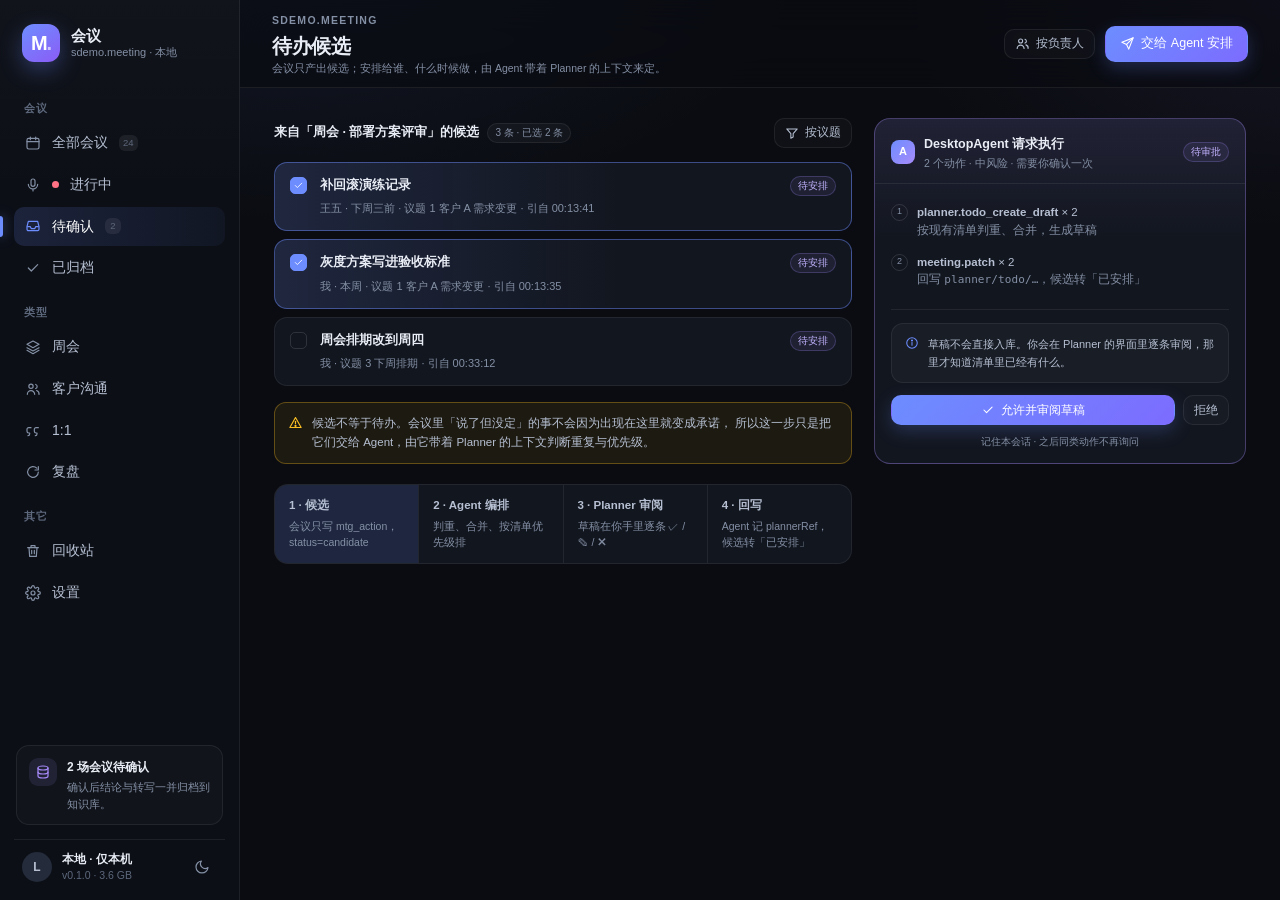
<file: docs/ui-mockups/04-actions.html>
<!DOCTYPE html>
<html lang="zh-CN">
<head>
<meta charset="utf-8">
<title>sdemo.meeting · 待办候选</title>
<link rel="stylesheet" href="sdemo-ui.css">
<link rel="stylesheet" href="meeting.css">
</head>
<body>
<div class="app-shell">
  
    <aside class="sidebar">
      <a class="brand" href="#">
        <span class="brand-mark">M<span>.</span></span>
        <span class="brand-copy"><strong>会议</strong><small>sdemo.meeting · 本地</small></span>
      </a>

      <div class="nav-group-label">会议</div>
      <div class="nav">
        <a class="nav-item" href="#"><svg class="icon" width="16" height="16" viewBox="0 0 24 24" fill="none" stroke="currentColor" stroke-width="1.8" stroke-linecap="round" stroke-linejoin="round" aria-hidden="true"><rect x='3' y='5' width='18' height='16' rx='2.5'/><path d='M8 3v4M16 3v4M3 10h18'/></svg>全部会议<span class="chip-count">24</span></a>
        <a class="nav-item" href="#"><svg class="icon" width="16" height="16" viewBox="0 0 24 24" fill="none" stroke="currentColor" stroke-width="1.8" stroke-linecap="round" stroke-linejoin="round" aria-hidden="true"><rect x='9' y='3' width='6' height='11' rx='3'/><path d='M5 11a7 7 0 0 0 14 0'/><path d='M12 18v3'/></svg><span class="pulse"></span>进行中</a>
        <a class="nav-item active" href="#"><svg class="icon" width="16" height="16" viewBox="0 0 24 24" fill="none" stroke="currentColor" stroke-width="1.8" stroke-linecap="round" stroke-linejoin="round" aria-hidden="true"><path d='M4 13h4l1.5 3h5L16 13h4'/><path d='M5 5h14l2 8v4a2 2 0 0 1-2 2H5a2 2 0 0 1-2-2v-4z'/></svg>待确认<span class="chip-count">2</span></a>
        <a class="nav-item" href="#"><svg class="icon" width="16" height="16" viewBox="0 0 24 24" fill="none" stroke="currentColor" stroke-width="1.8" stroke-linecap="round" stroke-linejoin="round" aria-hidden="true"><path d='m5 12 4.5 4.5L19 7'/></svg>已归档</a>
      </div>

      <div class="nav-group-label">类型</div>
      <div class="nav">
        <a class="nav-item" href="#"><svg class="icon" width="16" height="16" viewBox="0 0 24 24" fill="none" stroke="currentColor" stroke-width="1.8" stroke-linecap="round" stroke-linejoin="round" aria-hidden="true"><path d='m12 3 9 5-9 5-9-5z'/><path d='m3 13 9 5 9-5'/><path d='m3 17 9 5 9-5'/></svg>周会</a>
        <a class="nav-item" href="#"><svg class="icon" width="16" height="16" viewBox="0 0 24 24" fill="none" stroke="currentColor" stroke-width="1.8" stroke-linecap="round" stroke-linejoin="round" aria-hidden="true"><circle cx='9' cy='8' r='3.2'/><path d='M3.5 20a5.5 5.5 0 0 1 11 0'/><path d='M16 5.2a3.2 3.2 0 0 1 0 6.1'/><path d='M17.5 14.2A5.5 5.5 0 0 1 21 20'/></svg>客户沟通</a>
        <a class="nav-item" href="#"><svg class="icon" width="16" height="16" viewBox="0 0 24 24" fill="none" stroke="currentColor" stroke-width="1.8" stroke-linecap="round" stroke-linejoin="round" aria-hidden="true"><path d='M9 7H5.5A2.5 2.5 0 0 0 3 9.5v3A2.5 2.5 0 0 0 5.5 15H7v1.5A2.5 2.5 0 0 1 4.5 19'/><path d='M20 7h-3.5A2.5 2.5 0 0 0 14 9.5v3A2.5 2.5 0 0 0 16.5 15H18v1.5A2.5 2.5 0 0 1 15.5 19'/></svg>1:1</a>
        <a class="nav-item" href="#"><svg class="icon" width="16" height="16" viewBox="0 0 24 24" fill="none" stroke="currentColor" stroke-width="1.8" stroke-linecap="round" stroke-linejoin="round" aria-hidden="true"><path d='M20 12a8 8 0 1 1-2.3-5.7'/><path d='M20 4v5h-5'/></svg>复盘</a>
      </div>

      <div class="nav-group-label">其它</div>
      <div class="nav">
        <a class="nav-item" href="#"><svg class="icon" width="16" height="16" viewBox="0 0 24 24" fill="none" stroke="currentColor" stroke-width="1.8" stroke-linecap="round" stroke-linejoin="round" aria-hidden="true"><path d='M4 7h16'/><path d='M9 7V4h6v3'/><path d='M6 7l1 13h10l1-13'/><path d='M10 11v5M14 11v5'/></svg>回收站</a>
        <a class="nav-item" href="#"><svg class="icon" width="16" height="16" viewBox="0 0 24 24" fill="none" stroke="currentColor" stroke-width="1.8" stroke-linecap="round" stroke-linejoin="round" aria-hidden="true"><circle cx='12' cy='12' r='3'/><path d='M19.4 15a1.7 1.7 0 0 0 .3 1.9l.1.1a2 2 0 1 1-2.8 2.8l-.1-.1a1.7 1.7 0 0 0-1.9-.3 1.7 1.7 0 0 0-1 1.5V21a2 2 0 1 1-4 0v-.1a1.7 1.7 0 0 0-1.1-1.5 1.7 1.7 0 0 0-1.9.3l-.1.1a2 2 0 1 1-2.8-2.8l.1-.1a1.7 1.7 0 0 0 .3-1.9 1.7 1.7 0 0 0-1.5-1H3a2 2 0 1 1 0-4h.1a1.7 1.7 0 0 0 1.5-1.1 1.7 1.7 0 0 0-.3-1.9l-.1-.1a2 2 0 1 1 2.8-2.8l.1.1a1.7 1.7 0 0 0 1.9.3H9a1.7 1.7 0 0 0 1-1.5V3a2 2 0 1 1 4 0v.1a1.7 1.7 0 0 0 1 1.5 1.7 1.7 0 0 0 1.9-.3l.1-.1a2 2 0 1 1 2.8 2.8l-.1.1a1.7 1.7 0 0 0-.3 1.9V9a1.7 1.7 0 0 0 1.5 1H21a2 2 0 1 1 0 4h-.1a1.7 1.7 0 0 0-1.5 1z'/></svg>设置</a>
      </div>

      <div class="sidebar-spacer"></div>

      <div class="sidebar-note">
        <div class="sidebar-note-icon"><svg class="icon" width="16" height="16" viewBox="0 0 24 24" fill="none" stroke="currentColor" stroke-width="1.8" stroke-linecap="round" stroke-linejoin="round" aria-hidden="true"><ellipse cx='12' cy='6' rx='7.5' ry='3'/><path d='M4.5 6v6c0 1.66 3.36 3 7.5 3s7.5-1.34 7.5-3V6'/><path d='M4.5 12v6c0 1.66 3.36 3 7.5 3s7.5-1.34 7.5-3v-6'/></svg></div>
        <div>
          <strong>2 场会议待确认</strong>
          <p>确认后结论与转写一并归档到知识库。</p>
        </div>
      </div>

      <div class="sidebar-foot">
        <div class="avatar">L</div>
        <div class="sidebar-foot-copy">
          <strong>本地 · 仅本机</strong>
          <small>v0.1.0 · 3.6 GB</small>
        </div>
        <button class="icon-btn" title="主题"><svg class="icon" width="16" height="16" viewBox="0 0 24 24" fill="none" stroke="currentColor" stroke-width="1.8" stroke-linecap="round" stroke-linejoin="round" aria-hidden="true"><path d='M21 12.8A9 9 0 1 1 11.2 3a7 7 0 0 0 9.8 9.8z'/></svg></button>
      </div>
    </aside>
    
  <div class="main-column">
    <header class="topbar">
      <div class="topbar-title">
        <span class="eyebrow">sdemo.meeting</span>
        <h1>待办候选</h1>
        <p class="topbar-desc">会议只产出候选；安排给谁、什么时候做，由 Agent 带着 Planner 的上下文来定。</p>
      </div>
      <div class="topbar-actions"><button class="btn btn-ghost btn-sm"><svg class="icon" width="15" height="15" viewBox="0 0 24 24" fill="none" stroke="currentColor" stroke-width="1.8" stroke-linecap="round" stroke-linejoin="round" aria-hidden="true"><circle cx='9' cy='8' r='3.2'/><path d='M3.5 20a5.5 5.5 0 0 1 11 0'/><path d='M16 5.2a3.2 3.2 0 0 1 0 6.1'/><path d='M17.5 14.2A5.5 5.5 0 0 1 21 20'/></svg>按负责人</button><button class="btn btn-primary"><svg class="icon" width="15" height="15" viewBox="0 0 24 24" fill="none" stroke="currentColor" stroke-width="1.8" stroke-linecap="round" stroke-linejoin="round" aria-hidden="true"><path d='M21 3 10.5 13.5'/><path d='M21 3l-7 18-3.5-7.5L3 10z'/></svg>交给 Agent 安排</button></div>
    </header>
    
    <main class="content">
      <div class="act-split">
        <div>
          <div class="hstack" style="margin-bottom:14px">
            <span class="section-title" style="margin:0">来自「周会 · 部署方案评审」的候选</span>
            <span class="status-pill">3 条 · 已选 2 条</span>
            <span class="push-right"></span>
            <button class="btn btn-ghost btn-sm"><svg class="icon" width="14" height="14" viewBox="0 0 24 24" fill="none" stroke="currentColor" stroke-width="1.8" stroke-linecap="round" stroke-linejoin="round" aria-hidden="true"><path d='M3 5h18l-7 8v6l-4 2v-8z'/></svg>按议题</button>
          </div>
          <div class="vstack">
            
      <div class="cand-row on">
        <span class="check-box"><svg class="icon" width="11" height="11" viewBox="0 0 24 24" fill="none" stroke="currentColor" stroke-width="1.8" stroke-linecap="round" stroke-linejoin="round" aria-hidden="true"><path d='m5 12 4.5 4.5L19 7'/></svg></span>
        <div>
          <div class="mtg-title" style="font-size:12.5px">补回滚演练记录</div>
          <div class="mtg-meta">王五 · 下周三前 · 议题 1 客户 A 需求变更 · 引自 00:13:41</div>
        </div>
        <span class="status-pill is-accent">待安排</span>
      </div>
            
      <div class="cand-row on">
        <span class="check-box"><svg class="icon" width="11" height="11" viewBox="0 0 24 24" fill="none" stroke="currentColor" stroke-width="1.8" stroke-linecap="round" stroke-linejoin="round" aria-hidden="true"><path d='m5 12 4.5 4.5L19 7'/></svg></span>
        <div>
          <div class="mtg-title" style="font-size:12.5px">灰度方案写进验收标准</div>
          <div class="mtg-meta">我 · 本周 · 议题 1 客户 A 需求变更 · 引自 00:13:35</div>
        </div>
        <span class="status-pill is-accent">待安排</span>
      </div>
            
      <div class="cand-row">
        <span class="check-box"><svg class="icon" width="11" height="11" viewBox="0 0 24 24" fill="none" stroke="currentColor" stroke-width="1.8" stroke-linecap="round" stroke-linejoin="round" aria-hidden="true"><path d='m5 12 4.5 4.5L19 7'/></svg></span>
        <div>
          <div class="mtg-title" style="font-size:12.5px">周会排期改到周四</div>
          <div class="mtg-meta">我 · 议题 3 下周排期 · 引自 00:33:12</div>
        </div>
        <span class="status-pill is-accent">待安排</span>
      </div>
          </div>

          <div class="callout warn" style="margin-top:16px">
            <svg class="icon" width="15" height="15" viewBox="0 0 24 24" fill="none" stroke="currentColor" stroke-width="1.8" stroke-linecap="round" stroke-linejoin="round" aria-hidden="true"><path d='M12 4 21 20H3z'/><path d='M12 10v4'/><circle cx='12' cy='17.4' r='.9'/></svg>
            <div>候选不等于待办。会议里「说了但没定」的事不会因为出现在这里就变成承诺，
            所以这一步只是把它们交给 Agent，由它带着 Planner 的上下文判断重复与优先级。</div>
          </div>

          <div class="flow">
            <div class="flow-step now"><b>1 · 候选</b>会议只写 mtg_action，status=candidate</div>
            <div class="flow-step"><b>2 · Agent 编排</b>判重、合并、按清单优先级排</div>
            <div class="flow-step"><b>3 · Planner 审阅</b>草稿在你手里逐条 ✓ / ✎ / ✕</div>
            <div class="flow-step"><b>4 · 回写</b>Agent 记 plannerRef，候选转「已安排」</div>
          </div>
        </div>

        <div class="agent-card">
          <div class="agent-head">
            <span class="agent-mark">A</span>
            <div style="flex:1">
              <strong style="font-size:12.5px">DesktopAgent 请求执行</strong>
              <div class="muted" style="font-size:10.5px">2 个动作 · 中风险 · 需要你确认一次</div>
            </div>
            <span class="status-pill is-accent">待审批</span>
          </div>
          <div class="agent-body">
            <div class="agent-step"><span class="idx">1</span>
              <div><b>planner.todo_create_draft</b> × 2<br>
              <span class="muted">按现有清单判重、合并，生成草稿</span></div>
            </div>
            <div class="agent-step"><span class="idx">2</span>
              <div><b>meeting.patch</b> × 2<br>
              <span class="muted">回写 <span class="tc">planner/todo/…</span>，候选转「已安排」</span></div>
            </div>
            <hr class="sep">
            <div class="callout" style="font-size:11px">
              <svg class="icon" width="14" height="14" viewBox="0 0 24 24" fill="none" stroke="currentColor" stroke-width="1.8" stroke-linecap="round" stroke-linejoin="round" aria-hidden="true"><circle cx='12' cy='12' r='9'/><path d='M12 11v5'/><circle cx='12' cy='7.8' r='.9'/></svg>
              <div>草稿不会直接入库。你会在 Planner 的界面里逐条审阅，那里才知道清单里已经有什么。</div>
            </div>
            <div class="hstack" style="margin-top:12px">
              <button class="btn btn-primary btn-sm" style="flex:1"><svg class="icon" width="14" height="14" viewBox="0 0 24 24" fill="none" stroke="currentColor" stroke-width="1.8" stroke-linecap="round" stroke-linejoin="round" aria-hidden="true"><path d='m5 12 4.5 4.5L19 7'/></svg>允许并审阅草稿</button>
              <button class="btn btn-ghost btn-sm">拒绝</button>
            </div>
            <div class="muted" style="margin-top:9px;font-size:10px;text-align:center">
              记住本会话 · 之后同类动作不再询问
            </div>
          </div>
        </div>
      </div>
    </main>
    
    
  </div>
</div>
</body>
</html>
</file>
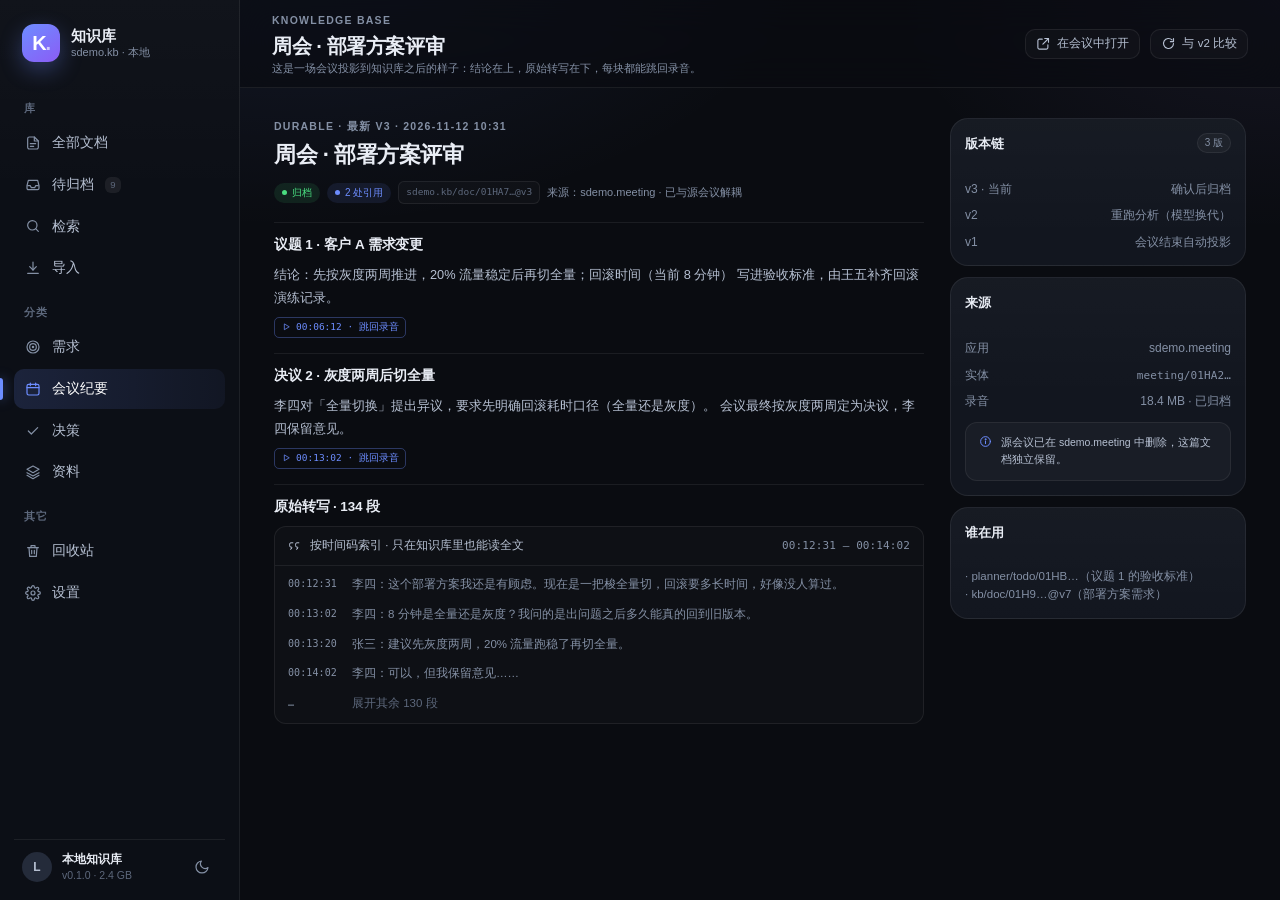
<file: docs/ui-mockups/05-kb.html>
<!DOCTYPE html>
<html lang="zh-CN">
<head>
<meta charset="utf-8">
<title>sdemo.meeting · 周会 · 部署方案评审</title>
<link rel="stylesheet" href="sdemo-ui.css">
<link rel="stylesheet" href="meeting.css">
</head>
<body>
<div class="app-shell">
  
    <aside class="sidebar">
      <a class="brand" href="#">
        <span class="brand-mark">K<span>.</span></span>
        <span class="brand-copy"><strong>知识库</strong><small>sdemo.kb · 本地</small></span>
      </a>

      <div class="nav-group-label">库</div>
      <div class="nav">
        <a class="nav-item" href="#"><svg class="icon" width="16" height="16" viewBox="0 0 24 24" fill="none" stroke="currentColor" stroke-width="1.8" stroke-linecap="round" stroke-linejoin="round" aria-hidden="true"><path d='M14 3H6.5A2.5 2.5 0 0 0 4 5.5v13A2.5 2.5 0 0 0 6.5 21h11a2.5 2.5 0 0 0 2.5-2.5V9z'/><path d='M14 3v6h6'/><path d='M8 13h8M8 17h5'/></svg>全部文档</a>
        <a class="nav-item" href="#"><svg class="icon" width="16" height="16" viewBox="0 0 24 24" fill="none" stroke="currentColor" stroke-width="1.8" stroke-linecap="round" stroke-linejoin="round" aria-hidden="true"><path d='M4 13h4l1.5 3h5L16 13h4'/><path d='M5 5h14l2 8v4a2 2 0 0 1-2 2H5a2 2 0 0 1-2-2v-4z'/></svg>待归档<span class="chip-count">9</span></a>
        <a class="nav-item" href="#"><svg class="icon" width="16" height="16" viewBox="0 0 24 24" fill="none" stroke="currentColor" stroke-width="1.8" stroke-linecap="round" stroke-linejoin="round" aria-hidden="true"><circle cx='11' cy='11' r='7'/><path d='m20 20-4-4'/></svg>检索</a>
        <a class="nav-item" href="#"><svg class="icon" width="16" height="16" viewBox="0 0 24 24" fill="none" stroke="currentColor" stroke-width="1.8" stroke-linecap="round" stroke-linejoin="round" aria-hidden="true"><path d='M12 3v12'/><path d='m7 10 5 5 5-5'/><path d='M4 20h16'/></svg>导入</a>
      </div>

      <div class="nav-group-label">分类</div>
      <div class="nav">
        <a class="nav-item" href="#"><svg class="icon" width="16" height="16" viewBox="0 0 24 24" fill="none" stroke="currentColor" stroke-width="1.8" stroke-linecap="round" stroke-linejoin="round" aria-hidden="true"><circle cx='12' cy='12' r='9'/><circle cx='12' cy='12' r='5'/><circle cx='12' cy='12' r='1'/></svg>需求</a>
        <a class="nav-item active" href="#"><svg class="icon" width="16" height="16" viewBox="0 0 24 24" fill="none" stroke="currentColor" stroke-width="1.8" stroke-linecap="round" stroke-linejoin="round" aria-hidden="true"><rect x='3' y='5' width='18' height='16' rx='2.5'/><path d='M8 3v4M16 3v4M3 10h18'/></svg>会议纪要</a>
        <a class="nav-item" href="#"><svg class="icon" width="16" height="16" viewBox="0 0 24 24" fill="none" stroke="currentColor" stroke-width="1.8" stroke-linecap="round" stroke-linejoin="round" aria-hidden="true"><path d='m5 12 4.5 4.5L19 7'/></svg>决策</a>
        <a class="nav-item" href="#"><svg class="icon" width="16" height="16" viewBox="0 0 24 24" fill="none" stroke="currentColor" stroke-width="1.8" stroke-linecap="round" stroke-linejoin="round" aria-hidden="true"><path d='m12 3 9 5-9 5-9-5z'/><path d='m3 13 9 5 9-5'/><path d='m3 17 9 5 9-5'/></svg>资料</a>
      </div>

      <div class="nav-group-label">其它</div>
      <div class="nav">
        <a class="nav-item" href="#"><svg class="icon" width="16" height="16" viewBox="0 0 24 24" fill="none" stroke="currentColor" stroke-width="1.8" stroke-linecap="round" stroke-linejoin="round" aria-hidden="true"><path d='M4 7h16'/><path d='M9 7V4h6v3'/><path d='M6 7l1 13h10l1-13'/><path d='M10 11v5M14 11v5'/></svg>回收站</a>
        <a class="nav-item" href="#"><svg class="icon" width="16" height="16" viewBox="0 0 24 24" fill="none" stroke="currentColor" stroke-width="1.8" stroke-linecap="round" stroke-linejoin="round" aria-hidden="true"><circle cx='12' cy='12' r='3'/><path d='M19.4 15a1.7 1.7 0 0 0 .3 1.9l.1.1a2 2 0 1 1-2.8 2.8l-.1-.1a1.7 1.7 0 0 0-1.9-.3 1.7 1.7 0 0 0-1 1.5V21a2 2 0 1 1-4 0v-.1a1.7 1.7 0 0 0-1.1-1.5 1.7 1.7 0 0 0-1.9.3l-.1.1a2 2 0 1 1-2.8-2.8l.1-.1a1.7 1.7 0 0 0 .3-1.9 1.7 1.7 0 0 0-1.5-1H3a2 2 0 1 1 0-4h.1a1.7 1.7 0 0 0 1.5-1.1 1.7 1.7 0 0 0-.3-1.9l-.1-.1a2 2 0 1 1 2.8-2.8l.1.1a1.7 1.7 0 0 0 1.9.3H9a1.7 1.7 0 0 0 1-1.5V3a2 2 0 1 1 4 0v.1a1.7 1.7 0 0 0 1 1.5 1.7 1.7 0 0 0 1.9-.3l.1-.1a2 2 0 1 1 2.8 2.8l-.1.1a1.7 1.7 0 0 0-.3 1.9V9a1.7 1.7 0 0 0 1.5 1H21a2 2 0 1 1 0 4h-.1a1.7 1.7 0 0 0-1.5 1z'/></svg>设置</a>
      </div>

      <div class="sidebar-spacer"></div>

      <div class="sidebar-foot">
        <div class="avatar">L</div>
        <div class="sidebar-foot-copy">
          <strong>本地知识库</strong>
          <small>v0.1.0 · 2.4 GB</small>
        </div>
        <button class="icon-btn" title="主题"><svg class="icon" width="16" height="16" viewBox="0 0 24 24" fill="none" stroke="currentColor" stroke-width="1.8" stroke-linecap="round" stroke-linejoin="round" aria-hidden="true"><path d='M21 12.8A9 9 0 1 1 11.2 3a7 7 0 0 0 9.8 9.8z'/></svg></button>
      </div>
    </aside>
    
  <div class="main-column">
    <header class="topbar">
      <div class="topbar-title">
        <span class="eyebrow">Knowledge Base</span>
        <h1>周会 · 部署方案评审</h1>
        <p class="topbar-desc">这是一场会议投影到知识库之后的样子：结论在上，原始转写在下，每块都能跳回录音。</p>
      </div>
      <div class="topbar-actions"><button class="btn btn-ghost btn-sm"><svg class="icon" width="15" height="15" viewBox="0 0 24 24" fill="none" stroke="currentColor" stroke-width="1.8" stroke-linecap="round" stroke-linejoin="round" aria-hidden="true"><path d='M14 4h6v6'/><path d='M20 4 11 13'/><path d='M19 14v4.5A2.5 2.5 0 0 1 16.5 21h-11A2.5 2.5 0 0 1 3 18.5v-11A2.5 2.5 0 0 1 5.5 5H10'/></svg>在会议中打开</button><button class="btn btn-ghost btn-sm"><svg class="icon" width="15" height="15" viewBox="0 0 24 24" fill="none" stroke="currentColor" stroke-width="1.8" stroke-linecap="round" stroke-linejoin="round" aria-hidden="true"><path d='M20 12a8 8 0 1 1-2.3-5.7'/><path d='M20 4v5h-5'/></svg>与 v2 比较</button></div>
    </header>
    
    <main class="content">
      <div class="proj-split">
        <div>
          <div class="doc-head">
            <span class="eyebrow">Durable · 最新 v3 · 2026-11-12 10:31</span>
            <h2 class="doc-title">周会 · 部署方案评审</h2>
            <div class="doc-meta">
              <span class="ret ret-durable"><span class="ret-dot"></span>归档</span>
              <span class="ret ret-link"><span class="ret-dot"></span>2 处引用</span>
              <span class="uri-chip">sdemo.kb/doc/01HA7…@v3</span>
              <span>来源：sdemo.meeting · 已与源会议解耦</span>
            </div>
          </div>

          <div class="blk">
            <h3>议题 1 · 客户 A 需求变更</h3>
            <p>结论：先按灰度两周推进，20% 流量稳定后再切全量；回滚时间（当前 8 分钟）
            写进验收标准，由王五补齐回滚演练记录。</p>
            <span class="blk-anchor playable"><svg class="icon" width="10" height="10" viewBox="0 0 24 24" fill="none" stroke="currentColor" stroke-width="1.8" stroke-linecap="round" stroke-linejoin="round" aria-hidden="true"><path d='M8 5.5v13l11-6.5z'/></svg>00:06:12 · 跳回录音</span>
          </div>

          <div class="blk">
            <h3>决议 2 · 灰度两周后切全量</h3>
            <p>李四对「全量切换」提出异议，要求先明确回滚耗时口径（全量还是灰度）。
            会议最终按灰度两周定为决议，李四保留意见。</p>
            <span class="blk-anchor playable"><svg class="icon" width="10" height="10" viewBox="0 0 24 24" fill="none" stroke="currentColor" stroke-width="1.8" stroke-linecap="round" stroke-linejoin="round" aria-hidden="true"><path d='M8 5.5v13l11-6.5z'/></svg>00:13:02 · 跳回录音</span>
          </div>

          <div class="blk">
            <h3>原始转写 · 134 段</h3>
            <div class="evidence">
              <div class="evidence-head">
                <svg class="icon" width="13" height="13" viewBox="0 0 24 24" fill="none" stroke="currentColor" stroke-width="1.8" stroke-linecap="round" stroke-linejoin="round" aria-hidden="true"><path d='M9 7H5.5A2.5 2.5 0 0 0 3 9.5v3A2.5 2.5 0 0 0 5.5 15H7v1.5A2.5 2.5 0 0 1 4.5 19'/><path d='M20 7h-3.5A2.5 2.5 0 0 0 14 9.5v3A2.5 2.5 0 0 0 16.5 15H18v1.5A2.5 2.5 0 0 1 15.5 19'/></svg>按时间码索引 · 只在知识库里也能读全文
                <span class="push-right"></span>
                <span class="tc">00:12:31 – 00:14:02</span>
              </div>
              <div class="evidence-body">
                <div class="ev-line"><span class="tc">00:12:31</span><span>李四：这个部署方案我还是有顾虑。现在是一把梭全量切，回滚要多长时间，好像没人算过。</span></div>
                <div class="ev-line"><span class="tc">00:13:02</span><span>李四：8 分钟是全量还是灰度？我问的是出问题之后多久能真的回到旧版本。</span></div>
                <div class="ev-line"><span class="tc">00:13:20</span><span>张三：建议先灰度两周，20% 流量跑稳了再切全量。</span></div>
                <div class="ev-line"><span class="tc">00:14:02</span><span>李四：可以，但我保留意见……</span></div>
                <div class="ev-line"><span class="tc">…</span><span class="dim">展开其余 130 段</span></div>
              </div>
            </div>
          </div>
        </div>

        <div>
          <div class="card side-card">
            <div class="card-head"><div><strong>版本链</strong></div><span class="status-pill">3 版</span></div>
            <div class="kv-list" style="font-size:11.5px">
              <div class="kv"><span class="muted">v3 · 当前</span><span>确认后归档</span></div>
              <div class="kv"><span class="muted">v2</span><span>重跑分析（模型换代）</span></div>
              <div class="kv"><span class="muted">v1</span><span>会议结束自动投影</span></div>
            </div>
          </div>

          <div class="card side-card">
            <div class="card-head"><div><strong>来源</strong></div></div>
            <div class="kv-list" style="font-size:11.5px">
              <div class="kv"><span class="muted">应用</span><span>sdemo.meeting</span></div>
              <div class="kv"><span class="muted">实体</span><span class="tc">meeting/01HA2…</span></div>
              <div class="kv"><span class="muted">录音</span><span>18.4 MB · 已归档</span></div>
            </div>
            <div class="callout" style="margin-top:11px;font-size:10.5px">
              <svg class="icon" width="13" height="13" viewBox="0 0 24 24" fill="none" stroke="currentColor" stroke-width="1.8" stroke-linecap="round" stroke-linejoin="round" aria-hidden="true"><circle cx='12' cy='12' r='9'/><path d='M12 11v5'/><circle cx='12' cy='7.8' r='.9'/></svg>
              <div>源会议已在 sdemo.meeting 中删除，这篇文档独立保留。</div>
            </div>
          </div>

          <div class="card side-card">
            <div class="card-head"><div><strong>谁在用</strong></div></div>
            <div class="mv-row" style="font-size:11.5px;color:var(--muted)">
              · planner/todo/01HB…（议题 1 的验收标准）<br>
              · kb/doc/01H9…@v7（部署方案需求）
            </div>
          </div>
        </div>
      </div>
    </main>
    
    
  </div>
</div>
</body>
</html>
</file>
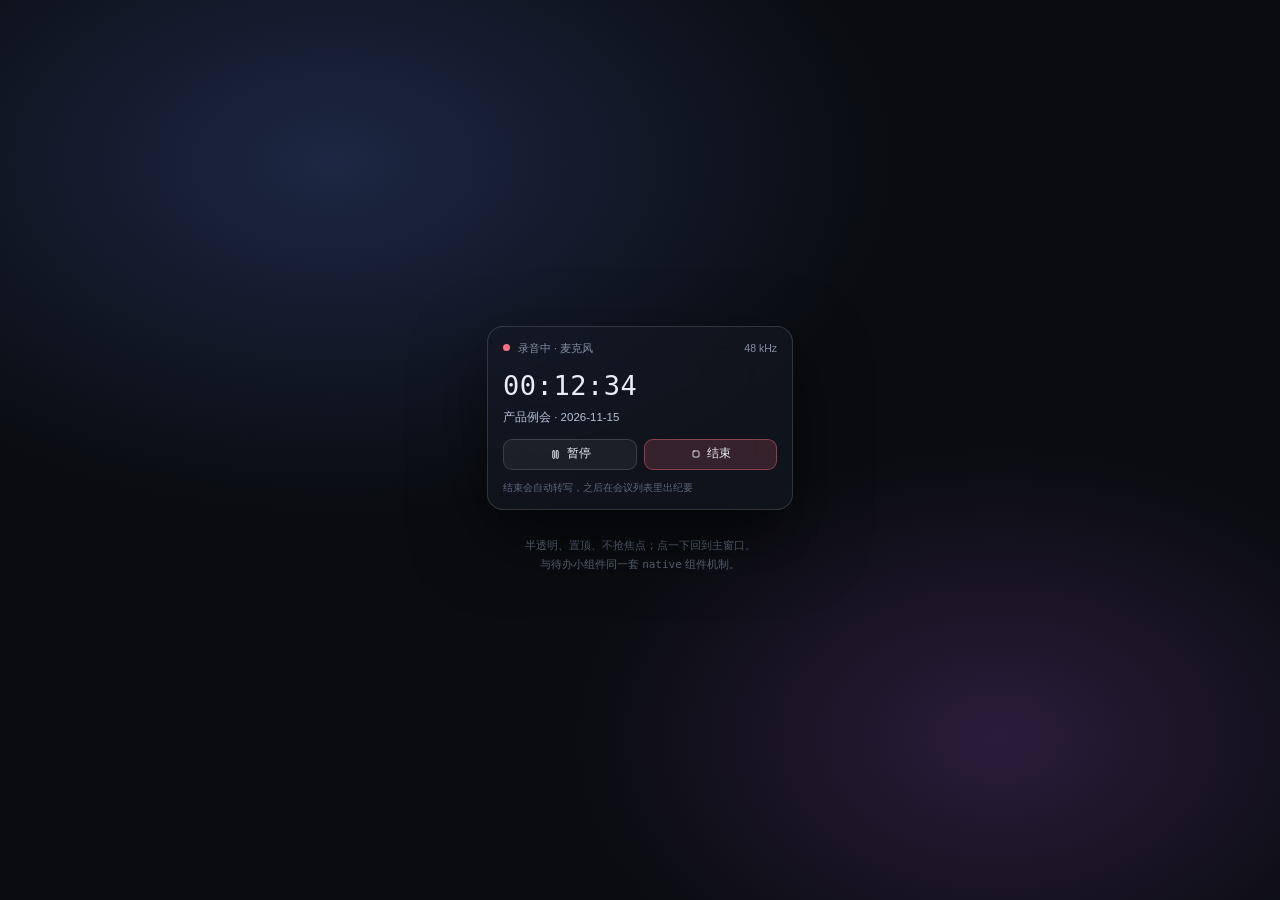
<file: docs/ui-mockups/06-widget.html>
<!DOCTYPE html>
<html lang="zh-CN">
<head>
<meta charset="utf-8">
<title>sdemo.meeting · 录音组件</title>
<link rel="stylesheet" href="sdemo-ui.css">
<link rel="stylesheet" href="meeting.css">
</head>
<body>
<div class="desktop">
  <div>
    <div class="widget">
      <div class="widget-top">
        <span class="pulse"></span>录音中 · 麦克风
        <span style="margin-left:auto">48 kHz</span>
      </div>
      <div class="widget-time">00:12:34</div>
      <div class="widget-title">产品例会 · 2026-11-15</div>
      <div class="widget-actions">
        <button class="widget-btn"><svg class="icon" width="13" height="13" viewBox="0 0 24 24" fill="none" stroke="currentColor" stroke-width="1.8" stroke-linecap="round" stroke-linejoin="round" aria-hidden="true"><rect x='7' y='5' width='3.5' height='14' rx='1'/><rect x='13.5' y='5' width='3.5' height='14' rx='1'/></svg>暂停</button>
        <button class="widget-btn stop"><svg class="icon" width="12" height="12" viewBox="0 0 24 24" fill="none" stroke="currentColor" stroke-width="1.8" stroke-linecap="round" stroke-linejoin="round" aria-hidden="true"><rect x='6' y='6' width='12' height='12' rx='2'/></svg>结束</button>
      </div>
      <div class="widget-foot">结束会自动转写，之后在会议列表里出纪要</div>
    </div>
    <div class="caption">
      半透明、置顶、不抢焦点；点一下回到主窗口。<br>
      与待办小组件同一套 <span style="font-family:monospace">native</span> 组件机制。
    </div>
  </div>
</div>
</body>
</html>
</file>
<file: docs/ui-mockups/sdemo-ui.css>
/* ============================================================================
   SDemo 共享 Blazor UI · 设计系统
   ----------------------------------------------------------------------------
   1) 只换 token，不按主题写两套组件样式；
   2) 颜色一律走 --surface-* / --wash-rgb / 语义 token，禁止写死 rgba(255,255,255,α)；
   3) 字体与密度按桌面窗口调（WPF + BlazorWebView），不是营销页。
   ========================================================================== */

:root {
    --bg: #0a0c11;
    --bg-deep: #07090d;
    --sidebar: #0c0f16;
    --panel: #12161f;
    --panel-2: #161b26;
    --panel-3: #1b2130;
    --line: rgba(var(--wash-rgb), 0.072);
    --line-strong: rgba(var(--wash-rgb), 0.12);
    --text: #e9edf5;
    --text-soft: #b6c0d2;
    --muted: #8490a5;
    --faint: #5d687c;
    --accent: #6d8dff;
    --accent-2: #a78bfa;
    --accent-soft: rgba(109, 141, 255, 0.14);
    --green: #4ade80;
    --red: #ff7185;
    --amber: #fbbf24;
    --cyan: #38d9d0;
    --radius: 18px;
    --radius-sm: 12px;
    --shadow: 0 18px 50px rgba(0, 0, 0, 0.35);

    /* 深浅主题共用：遮罩按 --wash-rgb 取色，alpha 不变。 */
    --wash-rgb: 255, 255, 255;
    --topbar-bg: rgba(10, 12, 17, 0.66);
    --surface-avatar: #242b3a;
    --surface-option: #161b26;
    --surface-hover: #171c27;
    --surface-sunken: #11151d;
    --surface-outside: #0d1016;
    --surface-weekend: #0f131b;
    --surface-weekend-hover: #151a24;
    --surface-ring: #121722;
    --surface-modal: #13171f;
    --surface-toast: #1b2230;
    --surface-toggle: #2a3140;
}

/* 浅色主题：只换 token，组件样式不分支。 */
[data-theme="light"] {
    --bg: #f4f6fa;
    --bg-deep: #e9edf4;
    --sidebar: #f8fafd;
    --panel: #ffffff;
    --panel-2: #f6f8fc;
    --panel-3: #eef2f8;
    --line: rgba(15, 23, 42, 0.08);
    --line-strong: rgba(15, 23, 42, 0.16);
    --text: #1a2233;
    --text-soft: #3d4a60;
    --muted: #66748b;
    --faint: #93a0b4;
    --accent: #4f6ef7;
    --accent-2: #7c5cf0;
    --accent-soft: rgba(79, 110, 247, 0.12);
    --green: #16a34a;
    --red: #dc4c5c;
    --amber: #b45309;
    --cyan: #0e9f96;
    --shadow: 0 18px 50px rgba(15, 23, 42, 0.12);

    --wash-rgb: 15, 23, 42;
    --topbar-bg: rgba(255, 255, 255, 0.82);
    --surface-avatar: #e7ecf5;
    --surface-option: #ffffff;
    --surface-hover: #eef2f8;
    --surface-sunken: #f7f9fc;
    --surface-outside: #eceff4;
    --surface-weekend: #f0f3f8;
    --surface-weekend-hover: #e8edf5;
    --surface-ring: #ffffff;
    --surface-modal: #ffffff;
    --surface-toast: #ffffff;
    --surface-toggle: #d5dce8;
}

/* ── 基础 ─────────────────────────────────────────────────────────────── */

*,
*::before,
*::after {
    box-sizing: border-box;
}

html,
body {
    height: 100%;
    margin: 0;
}

body {
    background:
        radial-gradient(900px 500px at 22% -8%, rgba(109, 141, 255, 0.10), transparent 60%),
        radial-gradient(700px 420px at 100% 0%, rgba(167, 139, 250, 0.07), transparent 55%),
        var(--bg);
    color: var(--text);
    font-family: "Segoe UI Variable Text", "Segoe UI", "Microsoft YaHei UI", "PingFang SC", sans-serif;
    font-size: 14px;
    line-height: 1.55;
    -webkit-font-smoothing: antialiased;
}

button,
input,
select,
textarea {
    font: inherit;
    color: inherit;
}

button {
    cursor: pointer;
}

button:disabled {
    cursor: default;
}

a {
    color: inherit;
    text-decoration: none;
}

h1,
h2,
h3,
h4 {
    margin: 0;
    letter-spacing: -0.02em;
    font-weight: 600;
    color: var(--text);
}

h1 { font-size: 24px; }
h2 { font-size: 20px; }
h3 { font-size: 16px; }
h4 { font-size: 14px; }

p { margin: 0; }

::selection {
    background: rgba(109, 141, 255, 0.35);
}

::-webkit-scrollbar {
    width: 9px;
    height: 9px;
}

::-webkit-scrollbar-thumb {
    background: rgba(var(--wash-rgb), 0.11);
    border-radius: 8px;
    border: 2px solid transparent;
    background-clip: padding-box;
}

::-webkit-scrollbar-thumb:hover {
    background: rgba(var(--wash-rgb), 0.2);
    background-clip: padding-box;
}

::-webkit-scrollbar-track {
    background: transparent;
}

/* ── 外壳 ─────────────────────────────────────────────────────────────── */

.app-shell {
    display: grid;
    grid-template-columns: 240px minmax(0, 1fr);
    height: 100vh;
}

.sidebar {
    display: flex;
    flex-direction: column;
    padding: 20px 14px 14px;
    background: linear-gradient(180deg, rgba(var(--wash-rgb), 0.018), transparent 22%), var(--sidebar);
    border-right: 1px solid var(--line);
    overflow-y: auto;
}

.brand {
    display: flex;
    align-items: center;
    gap: 11px;
    padding: 4px 8px 22px;
}

.brand-mark {
    display: flex;
    align-items: center;
    justify-content: center;
    flex: 0 0 auto;
    width: 38px;
    height: 38px;
    border-radius: 12px;
    background: linear-gradient(145deg, var(--accent), #8b5cf6);
    color: #fff;
    font-size: 20px;
    font-weight: 700;
    letter-spacing: -0.06em;
    box-shadow: 0 8px 22px rgba(109, 141, 255, 0.32);
}

.brand-mark span {
    color: rgba(var(--wash-rgb), 0.62);
}

.brand-copy {
    display: flex;
    flex-direction: column;
    line-height: 1.25;
}

.brand-copy strong {
    font-size: 15px;
    letter-spacing: 0.01em;
}

.brand-copy small {
    color: var(--muted);
    font-size: 11px;
}

.nav-group-label {
    padding: 16px 10px 7px;
    color: var(--faint);
    font-size: 10.5px;
    font-weight: 600;
    letter-spacing: 0.14em;
    text-transform: uppercase;
}

.nav {
    display: flex;
    flex-direction: column;
    gap: 2px;
}

.nav-item {
    position: relative;
    display: flex;
    align-items: center;
    gap: 11px;
    padding: 9px 11px;
    border-radius: 10px;
    color: var(--text-soft);
    transition: background 0.15s ease, color 0.15s ease;
}

.nav-item svg {
    color: var(--muted);
    flex: 0 0 auto;
}

.nav-item:hover {
    background: rgba(var(--wash-rgb), 0.045);
    color: var(--text);
}

.nav-item.active {
    background: linear-gradient(90deg, rgba(109, 141, 255, 0.16), rgba(109, 141, 255, 0.06));
    color: #fff;
}

.nav-item.active::before {
    content: "";
    position: absolute;
    left: -14px;
    top: 9px;
    bottom: 9px;
    width: 3px;
    border-radius: 0 3px 3px 0;
    background: var(--accent);
    box-shadow: 0 0 12px rgba(109, 141, 255, 0.7);
}

.nav-item.active svg {
    color: var(--accent);
}

.sidebar-spacer {
    flex: 1;
    min-height: 28px;
}

.sidebar-note {
    display: flex;
    gap: 10px;
    margin: 10px 2px 14px;
    padding: 12px;
    border: 1px solid var(--line);
    border-radius: 13px;
    background: rgba(var(--wash-rgb), 0.022);
}

.sidebar-note-icon {
    display: grid;
    place-items: center;
    width: 28px;
    height: 28px;
    flex: 0 0 auto;
    border-radius: 9px;
    color: var(--accent-2);
    background: rgba(167, 139, 250, 0.12);
}

.sidebar-note strong {
    display: block;
    font-size: 12px;
}

.sidebar-note p {
    margin-top: 2px;
    color: var(--muted);
    font-size: 11px;
    line-height: 1.5;
}

.sidebar-foot {
    display: flex;
    align-items: center;
    gap: 10px;
    padding: 12px 8px 4px;
    border-top: 1px solid var(--line);
}

.avatar {
    display: grid;
    place-items: center;
    width: 30px;
    height: 30px;
    border-radius: 50%;
    background: var(--surface-avatar);
    color: var(--text-soft);
    font-size: 12px;
    font-weight: 600;
}

.sidebar-foot-copy {
    display: flex;
    flex-direction: column;
    flex: 1;
    line-height: 1.35;
}

.sidebar-foot-copy strong { font-size: 11.5px; }
.sidebar-foot-copy small { color: var(--faint); font-size: 10.5px; white-space: nowrap; }

.sidebar-actions {
    display: flex;
    align-items: center;
    gap: 2px;
    margin: 4px 8px 10px;
}

.sidebar-exit {
    flex: 1;
    min-width: 0;
    margin: 0;
    padding: 6px 8px;
    border: 0;
    border-radius: 8px;
    background: transparent;
    color: var(--faint);
    font: inherit;
    font-size: 10.5px;
    text-align: left;
    cursor: pointer;
    transition: color 0.15s ease, background 0.15s ease;
}

.sidebar-exit:hover {
    background: rgba(255, 107, 107, 0.08);
    color: #ff8f8f;
}

.sidebar-utility {
    display: flex;
    align-items: center;
    justify-content: center;
    gap: 6px;
    flex: 0 0 auto;
    width: 30px;
    height: 27px;
    padding: 0;
    border: 0;
    border-radius: 8px;
    background: transparent;
    color: var(--muted);
    transition: color 0.15s ease, background 0.15s ease;
}

.sidebar-utility:hover {
    background: rgba(var(--wash-rgb), 0.05);
    color: var(--text);
}

.main-column {
    display: flex;
    flex-direction: column;
    min-width: 0;
    height: 100vh;
}

.topbar {
    display: flex;
    align-items: center;
    justify-content: space-between;
    gap: 24px;
    min-height: 88px;
    padding: 12px 32px;
    flex: 0 0 auto;
    border-bottom: 1px solid var(--line);
    background: var(--topbar-bg);
    backdrop-filter: blur(18px);
}

.topbar-title {
    display: flex;
    flex-direction: column;
    gap: 1px;
    min-width: 0;
}

.topbar-title h1 {
    font-size: 20px;
    font-weight: 600;
    line-height: 1.2;
}

.topbar-desc {
    margin-top: 2px;
    color: var(--muted);
    font-size: 10.5px;
    line-height: 1.35;
}

.topbar-actions {
    display: flex;
    align-items: center;
    gap: 10px;
    flex: 0 0 auto;
}

.content {
    flex: 1;
    overflow-y: auto;
    padding: 30px 34px 70px;
}

.content > * {
    max-width: 1380px;
    margin-left: auto;
    margin-right: auto;
}

.page-toolbar {
    display: flex;
    align-items: center;
    justify-content: flex-end;
    flex-wrap: wrap;
    gap: 7px;
    margin-bottom: 14px;
}

.push-right { margin-left: auto; }

/* ── 文字工具 ─────────────────────────────────────────────────────────── */

.eyebrow {
    display: block;
    margin-bottom: 4px;
    color: var(--muted);
    font-size: 10.5px;
    font-weight: 600;
    letter-spacing: 0.12em;
    text-transform: uppercase;
}

.muted { color: var(--muted); }
.danger-text { color: var(--red) !important; }
.warn-text { color: var(--amber); }

.text-link {
    display: inline-flex;
    align-items: center;
    gap: 4px;
    border: 0;
    background: none;
    padding: 0;
    color: var(--text-soft);
    font-size: 12px;
    transition: color 0.15s ease;
}

.text-link:hover { color: var(--accent); }

/* ── 按钮 ─────────────────────────────────────────────────────────────── */

.btn {
    display: inline-flex;
    align-items: center;
    justify-content: center;
    gap: 6px;
    height: 36px;
    padding: 0 14px;
    border: 1px solid transparent;
    border-radius: 10px;
    background: transparent;
    color: var(--text);
    font-size: 12.5px;
    font-weight: 500;
    white-space: nowrap;
    transition: background 0.15s ease, border-color 0.15s ease, transform 0.1s ease;
}

.btn:active { transform: translateY(1px); }
.btn:disabled { opacity: 0.55; cursor: default; }

.btn-primary {
    background: linear-gradient(135deg, #6d8dff, #7c6cff);
    color: #fff;
    box-shadow: 0 6px 18px rgba(109, 141, 255, 0.24);
}

.btn-primary:hover { background: linear-gradient(135deg, #7d99ff, #8b7bff); }

.btn-ghost {
    border-color: var(--line);
    background: rgba(var(--wash-rgb), 0.025);
    color: var(--text-soft);
}

.btn-ghost:hover {
    border-color: var(--line-strong);
    background: rgba(var(--wash-rgb), 0.055);
    color: var(--text);
}

.btn-danger {
    border-color: rgba(255, 113, 133, 0.28) !important;
    color: var(--red) !important;
    background: rgba(255, 113, 133, 0.08) !important;
}

.btn-danger:hover { background: rgba(255, 113, 133, 0.16) !important; }

.btn-sm { height: 30px; padding: 0 10px; font-size: 11.5px; }
.btn-xs { height: 24px; padding: 0 8px; font-size: 10.5px; }

.icon-btn {
    display: inline-grid;
    place-items: center;
    width: 30px;
    height: 30px;
    flex: 0 0 auto;
    border: 1px solid transparent;
    border-radius: 8px;
    background: transparent;
    color: var(--muted);
    transition: background 0.15s ease, color 0.15s ease;
}

.icon-btn:hover {
    background: rgba(var(--wash-rgb), 0.07);
    color: var(--text);
}

.chip {
    display: inline-flex;
    align-items: center;
    gap: 5px;
    height: 30px;
    padding: 0 11px;
    border: 1px solid var(--line);
    border-radius: 20px;
    background: rgba(var(--wash-rgb), 0.02);
    color: var(--muted);
    font-size: 11.5px;
    transition: all 0.15s ease;
}

.chip:hover { color: var(--text); border-color: var(--line-strong); }

.chip.active,
.chip-active {
    border-color: rgba(109, 141, 255, 0.4);
    background: var(--accent-soft);
    color: #c7d4ff;
}

.chip-danger {
    border-color: rgba(255, 113, 133, 0.4);
    background: rgba(255, 113, 133, 0.12);
    color: #ffb3bd;
}

.chip-muted { color: var(--faint); }

.chip-count {
    min-width: 16px;
    padding: 0 4px;
    border-radius: 6px;
    background: rgba(var(--wash-rgb), 0.07);
    color: var(--faint);
    font-size: 9.5px;
    line-height: 16px;
    text-align: center;
}

.chip.active .chip-count { color: #aebeff; background: rgba(109, 141, 255, 0.2); }

.chip-row {
    display: flex;
    flex-wrap: wrap;
    gap: 6px;
}

.segmented {
    display: inline-flex;
    padding: 3px;
    border: 1px solid var(--line);
    border-radius: 10px;
    background: rgba(var(--wash-rgb), 0.025);
}

.segmented button {
    height: 26px;
    padding: 0 11px;
    border: 0;
    border-radius: 7px;
    background: transparent;
    color: var(--muted);
    font-size: 11.5px;
}

.segmented button.active {
    background: var(--panel-3);
    color: var(--text);
    box-shadow: 0 2px 8px rgba(0, 0, 0, 0.22);
}

.filter-bar {
    display: flex;
    align-items: center;
    gap: 7px;
    margin-bottom: 20px;
}

.filter-bar.wrap { flex-wrap: wrap; }

.filter-divider {
    width: 1px;
    height: 18px;
    margin: 0 3px;
    background: var(--line);
}

.search-box {
    display: flex;
    align-items: center;
    gap: 8px;
    width: 248px;
    padding: 0 11px;
    height: 36px;
    border: 1px solid var(--line);
    border-radius: 10px;
    background: rgba(var(--wash-rgb), 0.035);
    color: var(--muted);
    transition: border-color 0.15s ease, background 0.15s ease;
}

.search-box:focus-within {
    border-color: rgba(109, 141, 255, 0.55);
    background: rgba(109, 141, 255, 0.06);
}

.search-box input {
    flex: 1;
    min-width: 0;
    border: 0;
    outline: 0;
    background: transparent;
    font-size: 12.5px;
}

.search-box input::placeholder { color: var(--faint); }

.search-clear {
    display: inline-flex;
    align-items: center;
    justify-content: center;
    width: 22px;
    height: 22px;
    padding: 0;
    border: 0;
    border-radius: 6px;
    background: transparent;
    color: var(--muted);
    cursor: pointer;
}

.search-clear:hover { color: var(--text); background: rgba(var(--wash-rgb), 0.07); }

.search-box kbd {
    padding: 1px 5px;
    border: 1px solid var(--line);
    border-radius: 5px;
    color: var(--faint);
    font: 10px/1.5 "Cascadia Mono", Consolas, monospace;
}

/* ── 表单 ─────────────────────────────────────────────────────────────── */

.select,
.input,
.textarea {
    width: 100%;
    height: 36px;
    padding: 0 10px;
    border: 1px solid var(--line);
    border-radius: 9px;
    outline: 0;
    background: rgba(var(--wash-rgb), 0.028);
    color: var(--text);
    font-size: 12.5px;
    transition: border-color 0.15s ease, background 0.15s ease;
}

.select:focus,
.input:focus,
.textarea:focus {
    border-color: rgba(109, 141, 255, 0.55);
    background: rgba(109, 141, 255, 0.05);
}

.select.compact {
    width: auto;
    min-width: 132px;
    height: 30px;
    padding: 0 28px 0 10px;
    border-radius: 20px;
    font-size: 11.5px;
}

.select option { background: var(--surface-option); }

.textarea {
    height: auto;
    padding: 9px 10px;
    resize: vertical;
    line-height: 1.55;
}

.input-lg { height: 42px; font-size: 14px; }

.field { display: flex; flex-direction: column; gap: 5px; }
.field > span { color: var(--muted); font-size: 10.5px; }
.field-full { grid-column: 1 / -1; }
.form-grid { display: grid; grid-template-columns: 1fr 1fr; gap: 12px; }
.form-hint { color: var(--muted); font-size: 11px; line-height: 1.55; }
.form-error {
    padding: 8px 10px;
    border: 1px solid rgba(255, 113, 133, 0.3);
    border-radius: 8px;
    background: rgba(255, 113, 133, 0.08);
    color: #ffb3bd;
    font-size: 11px;
}

/* 自定义下拉：原生 option 由 WebView2 绘制，无法统一暗色与间距。 */
.selectbox { position: relative; width: 100%; }
.selectbox.compact { width: auto; }
.selectbox-trigger {
    display: flex;
    align-items: center;
    justify-content: space-between;
    gap: 10px;
    width: 100%;
    height: 36px;
    padding: 0 10px 0 11px;
    border: 1px solid var(--line);
    border-radius: 9px;
    background: rgba(var(--wash-rgb), 0.028);
    color: var(--text);
    font-size: 12.5px;
    text-align: left;
    cursor: pointer;
    transition: border-color 0.15s ease, background 0.15s ease;
}
.selectbox-trigger:hover { border-color: rgba(var(--wash-rgb), 0.18); }
.selectbox-trigger:focus-visible { outline: none; border-color: rgba(109, 141, 255, 0.55); }
.selectbox.compact .selectbox-trigger {
    width: auto;
    min-width: 132px;
    height: 30px;
    padding: 0 9px 0 11px;
    border-radius: 20px;
    font-size: 11.5px;
}
.selectbox.disabled { opacity: 0.5; }
.selectbox.disabled .selectbox-trigger { cursor: not-allowed; }
.selectbox-value { flex: 1 1 auto; min-width: 0; overflow: hidden; white-space: nowrap; text-overflow: ellipsis; }
.selectbox-value.placeholder { color: var(--muted); }
.selectbox-chevron { flex: 0 0 auto; color: var(--muted); transition: transform 0.16s ease; }
.selectbox-chevron.open { transform: rotate(180deg); }
.selectbox-menu {
    position: fixed;
    z-index: 900;
    display: flex;
    flex-direction: column;
    gap: 2px;
    max-height: 292px;
    overflow-y: auto;
    padding: 5px;
    border: 1px solid rgba(var(--wash-rgb), 0.12);
    border-radius: 12px;
    background: var(--surface-hover);
    box-shadow: 0 18px 46px rgba(0, 0, 0, 0.48);
    animation: selectbox-in 0.14s ease-out;
}
@keyframes selectbox-in {
    from { opacity: 0; transform: translateY(-4px) scale(0.985); }
    to { opacity: 1; transform: translateY(0) scale(1); }
}
.selectbox-option {
    display: flex;
    align-items: center;
    justify-content: space-between;
    gap: 10px;
    width: 100%;
    min-height: 34px;
    padding: 6px 8px;
    border: 0;
    border-radius: 8px;
    background: transparent;
    color: var(--text-soft);
    font-size: 12.5px;
    text-align: left;
    cursor: pointer;
}
.selectbox-option:hover { background: rgba(var(--wash-rgb), 0.055); color: var(--text); }
.selectbox-option.selected { background: rgba(109, 141, 255, 0.12); color: #dce4ff; }
.selectbox-option-text { display: flex; flex-direction: column; gap: 1px; min-width: 0; }
.selectbox-option-text small { color: var(--muted); font-size: 10px; }
.selectbox-menu.compact .selectbox-option { min-height: 31px; font-size: 11.5px; }

.toggle-row { display: flex; flex-wrap: wrap; align-items: center; gap: 18px; padding-top: 2px; }
.toggle { position: relative; display: inline-flex; align-items: center; gap: 8px; cursor: pointer; font-size: 11.5px; color: var(--muted); }
.toggle input { position: absolute; width: 1px; height: 1px; opacity: 0; }
.toggle-track {
    position: relative;
    flex: 0 0 auto;
    width: 34px;
    height: 19px;
    border: 1px solid var(--line-strong);
    border-radius: 999px;
    background: rgba(var(--wash-rgb), 0.06);
    transition: background 0.15s ease, border-color 0.15s ease;
}
.toggle-track::after {
    content: "";
    position: absolute;
    top: 2px;
    left: 2px;
    width: 13px;
    height: 13px;
    border-radius: 50%;
    background: #aab3c5;
    transition: transform 0.15s ease, background 0.15s ease;
}
.toggle input:checked + .toggle-track { border-color: rgba(109, 141, 255, 0.7); background: var(--accent); }
.toggle input:checked + .toggle-track::after { transform: translateX(15px); background: #fff; }

/* ── 卡片 / 空状态 ────────────────────────────────────────────────────── */

.card {
    position: relative;
    padding: 18px;
    border: 1px solid var(--line);
    border-radius: var(--radius);
    background: linear-gradient(180deg, rgba(var(--wash-rgb), 0.018), transparent 120px), var(--panel);
}

.card-head {
    display: flex;
    align-items: flex-start;
    justify-content: space-between;
    gap: 16px;
    margin-bottom: 14px;
}

.card-head-actions {
    display: flex;
    align-items: center;
    gap: 8px;
}

.section-block { margin-top: 26px; }

.section-head {
    display: flex;
    align-items: flex-end;
    justify-content: space-between;
    gap: 20px;
    margin: 26px 0 13px;
}

.section-head h3 { font-size: 17px; }

.mini-progress {
    position: relative;
    height: 4px;
    overflow: hidden;
    border-radius: 4px;
    background: rgba(var(--wash-rgb), 0.07);
}

.mini-progress.tall { height: 6px; }

.mini-progress span {
    display: block;
    height: 100%;
    border-radius: 4px;
    background: linear-gradient(90deg, var(--accent), var(--accent-2));
    transition: width 0.35s ease;
}

.empty-state {
    display: flex;
    flex-direction: column;
    align-items: center;
    justify-content: center;
    gap: 10px;
    padding: 64px 20px;
    text-align: center;
}

.empty-panel {
    display: flex;
    flex-direction: column;
    align-items: center;
    justify-content: center;
    gap: 7px;
    padding: 54px 24px;
    border: 1px dashed var(--line-strong);
    border-radius: var(--radius);
    text-align: center;
}

/* ── 状态徽标（语气色，不绑定业务枚举） ──────────────────────────────── */

.status-pill {
    display: inline-flex;
    align-items: center;
    gap: 4px;
    height: 20px;
    padding: 0 7px;
    border: 1px solid var(--line);
    border-radius: 20px;
    background: rgba(var(--wash-rgb), 0.035);
    color: var(--muted);
    font-size: 10px;
    line-height: 1;
    white-space: nowrap;
}

.status-pill.is-success { color: #7ee2b0; border-color: rgba(74, 222, 154, 0.22); background: rgba(74, 222, 154, 0.085); }
.status-pill.is-info { color: #9fd0ff; border-color: rgba(92, 170, 255, 0.24); background: rgba(92, 170, 255, 0.09); }
.status-pill.is-accent { color: #c3b3ff; border-color: rgba(163, 140, 255, 0.24); background: rgba(163, 140, 255, 0.09); }
.status-pill.is-warning { color: #f7cf74; border-color: rgba(251, 191, 36, 0.24); background: rgba(251, 191, 36, 0.08); }
.status-pill.is-danger { color: #ff9baa; border-color: rgba(255, 113, 133, 0.22); background: rgba(255, 113, 133, 0.08); }
.status-pill.is-muted { color: #aab4c6; border-color: rgba(170, 180, 198, 0.18); background: rgba(170, 180, 198, 0.07); }

/* ── 弹窗 ─────────────────────────────────────────────────────────────── */

.modal-backdrop {
    position: fixed;
    inset: 0;
    z-index: 100;
    display: grid;
    place-items: center;
    padding: 24px;
    background: rgba(4, 6, 10, 0.68);
    backdrop-filter: blur(6px);
    animation: fade-in 0.14s ease;
}

.modal {
    display: flex;
    flex-direction: column;
    width: min(560px, 100%);
    max-height: min(84vh, 760px);
    overflow: hidden;
    border: 1px solid var(--line-strong);
    border-radius: 18px;
    background: var(--surface-modal);
    box-shadow: 0 28px 80px rgba(0, 0, 0, 0.55);
    animation: modal-in 0.16s ease;
}

.modal.modal-md { width: min(600px, 100%); }
.modal.modal-lg { width: min(760px, 100%); }

.modal-head { display: flex; align-items: flex-start; justify-content: space-between; gap: 20px; padding: 19px 21px 13px; }
.modal-head h2 { font-size: 18px; }
.modal-body { flex: 1; overflow-y: auto; padding: 4px 21px 18px; }
.modal-foot {
    display: flex;
    align-items: center;
    justify-content: flex-end;
    gap: 8px;
    padding: 13px 21px;
    border-top: 1px solid var(--line);
    background: rgba(var(--wash-rgb), 0.018);
}

/* ── Toast ────────────────────────────────────────────────────────────── */

.toast-stack {
    position: fixed;
    right: 22px;
    bottom: 20px;
    z-index: 200;
    display: flex;
    flex-direction: column;
    gap: 7px;
    pointer-events: none;
}

.toast {
    display: flex;
    align-items: center;
    gap: 8px;
    max-width: 320px;
    padding: 9px 13px;
    border: 1px solid var(--line-strong);
    border-radius: 10px;
    background: var(--surface-toast);
    color: var(--text);
    font-size: 11.5px;
    box-shadow: 0 12px 32px rgba(0, 0, 0, 0.45);
    animation: toast-in 0.2s ease;
}

.toast-check {
    display: inline-flex;
    align-items: center;
    justify-content: center;
    width: 22px;
    height: 22px;
    border-radius: 50%;
    background: rgba(55, 201, 120, 0.14);
    color: var(--green);
    flex: 0 0 auto;
}

.toast .icon { color: inherit; }
.toast-info .toast-check { background: rgba(56, 189, 248, 0.14); color: #7dd3fc; }
.toast-warning .toast-check { background: rgba(251, 191, 36, 0.14); color: var(--amber); }
.toast-error .toast-check { background: rgba(255, 113, 133, 0.14); color: var(--red); }

/* ── 布局与预览小工具 ─────────────────────────────────────────────────── */

.btn-row { display: flex; flex-wrap: wrap; align-items: center; gap: 8px; }
.split-2 { display: grid; grid-template-columns: minmax(0, 1.15fr) minmax(0, 1fr); gap: 14px; }

.hr {
    height: 1px;
    margin: 14px 0;
    background: var(--line);
}

.kv-list { display: flex; flex-direction: column; gap: 8px; }
.kv { display: flex; align-items: center; justify-content: space-between; gap: 16px; font-size: 12px; }
.kv > span { color: var(--muted); }
.kv > strong { font-weight: 600; color: var(--text); }

.swatch-row { display: flex; flex-wrap: wrap; gap: 18px; }
.swatch {
    display: flex;
    flex-direction: column;
    gap: 7px;
    color: var(--faint);
    font-size: 10px;
    letter-spacing: 0.04em;
}
.swatch > span {
    width: 54px;
    height: 34px;
    border: 1px solid var(--line-strong);
    border-radius: 9px;
}

/* WebView 首屏：Blazor 接管前的底图，避免白闪。 */
.boot-screen {
    display: grid;
    place-items: center;
    height: 100vh;
    background: var(--bg);
}
.boot-mark {
    width: 58px;
    height: 58px;
    display: grid;
    place-items: center;
    border-radius: 18px;
    background: linear-gradient(135deg, var(--accent), #8b5cf6);
    color: #fff;
    font-size: 25px;
    font-weight: 700;
    box-shadow: 0 18px 44px rgba(109, 141, 255, 0.32);
}
.boot-mark span { color: rgba(255, 255, 255, 0.6); }

@media (max-width: 940px) {
    .split-2 { grid-template-columns: 1fr; }
}

/* ── 动画与响应式 ─────────────────────────────────────────────────────── */

@keyframes fade-in { from { opacity: 0; } }
@keyframes modal-in { from { opacity: 0; transform: translateY(8px) scale(0.99); } }
@keyframes toast-in { from { opacity: 0; transform: translateY(6px); } }

@media (max-width: 1180px) {
    .app-shell { grid-template-columns: 212px minmax(0, 1fr); }
    .content { padding: 24px 24px 60px; }
}

@media (max-width: 940px) {
    .search-box { width: 180px; }
}

@media (max-width: 760px) {
    .app-shell { grid-template-columns: 1fr; }
    .sidebar { display: none; }
    .topbar { padding: 0 18px; }
    .content { padding: 18px; }
    .form-grid { grid-template-columns: 1fr; }
}
</file>
<file: docs/ui-mockups/meeting.css>
/* sdemo.meeting 界面原型的版式补充。
   只允许使用 sdemo-ui.css 定义的 --* 变量；浅色主题靠 [data-theme="light"] 覆盖 token 自动生效。 */

/* ── 时刻：全场统一的时间符号 ─────────────────────────────────────── */
.tc {
  font-family: ui-monospace, "Cascadia Mono", "JetBrains Mono", Consolas, monospace;
  font-variant-numeric: tabular-nums;
  font-size: 11px;
  letter-spacing: 0.01em;
  color: var(--muted);
}

.rail-label {
  margin: 0 0 10px 8px;
  color: var(--faint);
  font-size: 9.5px;
  font-weight: 600;
  letter-spacing: 0.13em;
  text-transform: uppercase;
}

.muted { color: var(--muted); }
.dim { color: var(--faint); }

/* ── 侧栏里的小脉冲（录音中） ─────────────────────────────────────── */
.pulse {
  width: 7px;
  height: 7px;
  flex: 0 0 auto;
  border-radius: 50%;
  background: var(--red);
  box-shadow: 0 0 0 0 rgba(255, 113, 133, 0.55);
  animation: pulse 1.9s ease-out infinite;
}
.pulse.amber { background: var(--amber); box-shadow: 0 0 0 0 rgba(251, 191, 36, 0.5); }
@keyframes pulse {
  70% { box-shadow: 0 0 0 7px rgba(255, 113, 133, 0); }
  100% { box-shadow: 0 0 0 0 rgba(255, 113, 133, 0); }
}

/* ── 01 会议列表 ──────────────────────────────────────────────────── */
.live-card {
  display: flex;
  align-items: center;
  gap: 18px;
  padding: 15px 20px;
  border: 1px solid color-mix(in srgb, var(--red) 34%, transparent);
  border-radius: 16px;
  background:
    linear-gradient(90deg, color-mix(in srgb, var(--red) 11%, transparent), transparent 62%),
    var(--panel);
}
.live-card .live-copy { min-width: 0; }
.live-card strong { display: block; font-size: 13.5px; font-weight: 600; }
.live-card small { color: var(--muted); font-size: 11px; }

.wave { display: flex; align-items: center; gap: 2px; height: 26px; }
.wave i { width: 2px; border-radius: 2px; background: var(--line-strong); }
.live-card .wave i { background: color-mix(in srgb, var(--red) 55%, transparent); }
.live-card .wave { max-width: 230px; }

.group-label {
  display: flex;
  align-items: center;
  gap: 9px;
  margin: 26px 2px 11px;
  color: var(--faint);
  font-size: 10.5px;
  font-weight: 600;
  letter-spacing: 0.1em;
  text-transform: uppercase;
}
.group-label::after { content: ""; flex: 1; height: 1px; background: var(--line); }

.mtg-list { display: flex; flex-direction: column; gap: 9px; }

.mtg-row {
  display: grid;
  grid-template-columns: 54px minmax(0, 1fr) auto;
  align-items: center;
  gap: 20px;
  padding: 14px 18px;
  border: 1px solid var(--line);
  border-radius: 14px;
  background: var(--panel);
  transition: border-color 0.15s ease, background 0.15s ease;
}
.mtg-row:hover { border-color: var(--line-strong); background: var(--panel-2); }

.date-block { display: flex; flex-direction: column; align-items: center; gap: 1px; }
.date-block strong { font-size: 19px; font-weight: 600; letter-spacing: -0.03em; }
.date-block small { color: var(--faint); font-size: 9.5px; letter-spacing: 0.08em; }

.mtg-title { display: flex; align-items: center; gap: 8px; font-size: 13.5px; font-weight: 600; }
.mtg-meta { display: flex; align-items: center; gap: 7px; margin-top: 5px; font-size: 11px; color: var(--muted); }
.mtg-meta .dot { width: 2px; height: 2px; border-radius: 50%; background: var(--faint); }

.mtg-tail { display: flex; align-items: center; gap: 10px; }

/* 知识库投影状态徽章：颜色跟着 currentColor 走，浅深色都不用写第二套 */
.kb-badge {
  display: inline-flex;
  align-items: center;
  gap: 4px;
  height: 20px;
  padding: 0 7px;
  border: 1px solid var(--line);
  border-radius: 6px;
  color: var(--faint);
  font-size: 10px;
  white-space: nowrap;
}
.kb-badge.ok {
  color: var(--green);
  border-color: color-mix(in srgb, currentColor 30%, transparent);
  background: color-mix(in srgb, currentColor 9%, transparent);
}
.kb-badge.pending {
  color: var(--accent);
  border-color: color-mix(in srgb, currentColor 30%, transparent);
  background: color-mix(in srgb, currentColor 9%, transparent);
}
.kb-badge.queue {
  color: var(--amber);
  border-color: color-mix(in srgb, currentColor 30%, transparent);
  background: color-mix(in srgb, currentColor 9%, transparent);
}

/* ── 02 会议详情：三栏（时间轴 / 转写 / 检视） ─────────────────────── */
.content.mtg-flush {
  display: flex;
  padding: 0;
  overflow: hidden;
  min-height: 0;
}

.mtg-room {
  display: grid;
  grid-template-columns: 218px minmax(0, 1fr) 348px;
  width: 100%;
  min-height: 0;
}
.mtg-room > * { min-height: 0; overflow-y: auto; }

.col-rail {
  padding: 18px 10px 40px;
  border-right: 1px solid var(--line);
  background: var(--surface-sunken);
}
.col-main { display: flex; flex-direction: column; padding: 0; overflow: hidden; }
.col-side {
  padding: 16px 14px 40px;
  border-left: 1px solid var(--line);
  background: var(--surface-sunken);
}

/* 时间轴 */
.rail { position: relative; display: flex; flex-direction: column; gap: 1px; }
.rail-item {
  position: relative;
  display: grid;
  grid-template-columns: 42px minmax(0, 1fr);
  gap: 9px;
  padding: 8px 8px 8px 17px;
  border-radius: 9px;
  color: var(--text-soft);
  font-size: 11.5px;
  line-height: 1.45;
}
.rail-item::before {
  content: "";
  position: absolute;
  left: 5px;
  top: 0;
  bottom: 0;
  width: 1px;
  background: var(--line-strong);
}
.rail-item::after {
  content: "";
  position: absolute;
  left: 2px;
  top: 13px;
  width: 7px;
  height: 7px;
  border-radius: 50%;
  background: var(--faint);
  box-shadow: 0 0 0 3px var(--surface-sunken);
}
.rail-item:hover { background: rgba(var(--wash-rgb), 0.04); }
.rail-item.active { background: var(--accent-soft); color: var(--text); font-weight: 550; }
.rail-item.active::after { background: var(--accent); }

.spk-list { display: flex; flex-direction: column; gap: 7px; padding: 0 8px; }
.spk-row { display: flex; align-items: center; gap: 7px; font-size: 11.5px; color: var(--muted); }
.spk-row b { color: var(--text-soft); font-weight: 550; }
.spk-row .count { margin-left: auto; font-size: 10.5px; color: var(--faint); }

/* 播放条 */
.player {
  position: sticky;
  top: 0;
  z-index: 2;
  display: flex;
  align-items: center;
  gap: 13px;
  flex: 0 0 auto;
  padding: 13px 22px;
  border-bottom: 1px solid var(--line);
  background: var(--panel);
}
.play-btn {
  display: grid;
  place-items: center;
  width: 32px;
  height: 32px;
  flex: 0 0 auto;
  border: 0;
  border-radius: 50%;
  background: var(--accent);
  color: #fff;
}
.player .wave { flex: 1; }
.player .wave i.played { background: var(--accent); }
.player .tc { font-size: 10.5px; }

/* 转写片段 */
.seg-list { padding: 10px 12px 60px; }
.seg {
  position: relative;
  display: grid;
  grid-template-columns: 52px minmax(0, 1fr);
  gap: 12px;
  padding: 11px 12px 12px;
  border-radius: 11px;
}
.seg:hover { background: rgba(var(--wash-rgb), 0.028); }
.seg-hl {
  background: linear-gradient(90deg, var(--accent-soft), transparent 78%);
  box-shadow: inset 2px 0 0 var(--accent);
}
.seg-body p { margin: 5px 0 0; color: var(--text-soft); font-size: 12.8px; line-height: 1.75; }
.seg-body mark {
  padding: 0 2px;
  border-radius: 3px;
  background: color-mix(in srgb, var(--amber) 22%, transparent);
  color: var(--text);
}
.speaker { display: inline-flex; align-items: center; gap: 5px; font-size: 11.5px; font-weight: 600; }
.speaker i { width: 5px; height: 5px; border-radius: 50%; background: currentColor; }
.sp-1 { color: var(--accent); }
.sp-2 { color: var(--cyan); }
.sp-3 { color: var(--amber); }
.sp-4 { color: var(--accent-2); }

.seg-tools {
  display: none;
  align-items: center;
  gap: 12px;
  margin-top: 7px;
}
.seg:hover .seg-tools { display: flex; }
.seg-tools a { color: var(--faint); font-size: 10.5px; }
.seg-tools a:hover { color: var(--accent); }

.seg-tag {
  display: inline-flex;
  align-items: center;
  gap: 4px;
  height: 18px;
  padding: 0 6px;
  border-radius: 5px;
  background: color-mix(in srgb, var(--accent) 16%, transparent);
  color: var(--accent);
  font-size: 9.5px;
  font-weight: 600;
}

/* 检视栏 */
.side-card { margin-bottom: 11px; padding: 14px; }
.side-card .card-head { padding: 0 0 11px; }
.side-card .card-head strong { font-size: 12.5px; }

.proj-stats { display: grid; gap: 8px; margin-bottom: 12px; }
.proj-stat { display: flex; align-items: baseline; gap: 8px; font-size: 11.5px; color: var(--muted); }
.proj-stat b { color: var(--text); font-size: 13px; font-weight: 600; font-variant-numeric: tabular-nums; }
.proj-stat .push-right { margin-left: auto; }

.topic-item { display: grid; grid-template-columns: 22px minmax(0, 1fr); gap: 9px; padding: 9px 0; border-top: 1px solid var(--line); }
.topic-item:first-of-type { border-top: 0; padding-top: 2px; }
.topic-no {
  display: grid;
  place-items: center;
  width: 20px;
  height: 20px;
  border-radius: 6px;
  background: rgba(var(--wash-rgb), 0.05);
  color: var(--muted);
  font-size: 9.5px;
  font-variant-numeric: tabular-nums;
}
.topic-title { font-size: 12px; font-weight: 550; color: var(--text-soft); }
.topic-meta { display: flex; flex-wrap: wrap; align-items: center; gap: 5px; margin-top: 5px; }
.ref-chip {
  display: inline-flex;
  align-items: center;
  gap: 3px;
  height: 17px;
  padding: 0 5px;
  border: 1px solid var(--line);
  border-radius: 5px;
  color: var(--faint);
  font-family: ui-monospace, Consolas, monospace;
  font-size: 9px;
}

.act-row { display: flex; align-items: flex-start; gap: 8px; padding: 8px 0; border-top: 1px solid var(--line); }
.act-row:first-of-type { border-top: 0; }
.act-box { margin-top: 2px; color: var(--faint); }
.act-title { font-size: 11.8px; color: var(--text-soft); line-height: 1.5; }
.act-meta { display: flex; align-items: center; gap: 6px; margin-top: 3px; font-size: 10px; color: var(--faint); }

/* 底部同步条 */
.sync-bar {
  display: flex;
  align-items: center;
  gap: 10px;
  flex: 0 0 auto;
  height: 42px;
  padding: 0 22px;
  border-top: 1px solid var(--line);
  background: var(--panel-2);
  color: var(--muted);
  font-size: 11.5px;
}
.sync-bar.warn { background: color-mix(in srgb, var(--amber) 9%, var(--panel-2)); }
.sync-bar b { color: var(--text-soft); font-weight: 600; }

/* ── 03 归档确认：模态里的选项卡 ───────────────────────────────────── */
.modal .opt-list { display: flex; flex-direction: column; gap: 8px; }
.opt-card { display: flex; gap: 11px; padding: 12px 13px; border: 1px solid var(--line); border-radius: 12px; }
.opt-card.on {
  border-color: color-mix(in srgb, var(--accent) 52%, transparent);
  background: var(--accent-soft);
}
.opt-card .radio { flex: 0 0 auto; width: 15px; height: 15px; margin-top: 2px; border: 1.5px solid var(--line-strong); border-radius: 50%; }
.opt-card.on .radio { border-color: var(--accent); box-shadow: inset 0 0 0 3.2px var(--accent); }
.opt-card strong { display: block; font-size: 12.5px; font-weight: 600; }
.opt-card small { display: block; margin-top: 2px; color: var(--muted); font-size: 11px; line-height: 1.55; }

.callout {
  display: flex;
  gap: 9px;
  padding: 11px 13px;
  border: 1px solid var(--line);
  border-radius: 12px;
  background: rgba(var(--wash-rgb), 0.03);
  color: var(--text-soft);
  font-size: 11.5px;
  line-height: 1.65;
}
.callout.info {
  border-color: color-mix(in srgb, var(--accent) 34%, transparent);
  background: var(--accent-soft);
}
.callout.warn {
  border-color: color-mix(in srgb, var(--amber) 32%, transparent);
  background: color-mix(in srgb, var(--amber) 8%, transparent);
}
.callout .icon { flex: 0 0 auto; margin-top: 1px; color: var(--accent); }
.callout.warn .icon { color: var(--amber); }

.pack-list { display: grid; gap: 1px; border: 1px solid var(--line); border-radius: 12px; overflow: hidden; }
.pack-row {
  display: flex;
  align-items: center;
  gap: 10px;
  padding: 10px 13px;
  background: rgba(var(--wash-rgb), 0.018);
  font-size: 11.5px;
}
.pack-row + .pack-row { border-top: 1px solid var(--line); }
.pack-row .icon { color: var(--muted); }
.pack-row b { font-weight: 600; }
.pack-row .push-right { margin-left: auto; color: var(--muted); font-size: 10.5px; }

/* ── 04 候选 → Agent ──────────────────────────────────────────────── */
.act-split { display: grid; grid-template-columns: minmax(0, 1fr) 372px; gap: 22px; align-items: start; }
.cand-row {
  display: grid;
  grid-template-columns: 18px minmax(0, 1fr) auto;
  gap: 12px;
  padding: 13px 15px;
  border: 1px solid var(--line);
  border-radius: 13px;
  background: var(--panel);
}
.cand-row.on {
  border-color: color-mix(in srgb, var(--accent) 46%, transparent);
  background: linear-gradient(90deg, var(--accent-soft), transparent 60%), var(--panel);
}
.check-box {
  display: grid;
  place-items: center;
  width: 17px;
  height: 17px;
  margin-top: 1px;
  border: 1.5px solid var(--line-strong);
  border-radius: 5px;
  color: transparent;
}
.cand-row.on .check-box { border-color: var(--accent); background: var(--accent); color: #fff; }

.agent-card {
  border: 1px solid color-mix(in srgb, var(--accent-2) 34%, transparent);
  border-radius: 16px;
  background:
    linear-gradient(180deg, color-mix(in srgb, var(--accent-2) 10%, transparent), transparent 120px),
    var(--panel);
  overflow: hidden;
}
.agent-head { display: flex; align-items: center; gap: 9px; padding: 14px 16px 12px; border-bottom: 1px solid var(--line); }
.agent-mark {
  display: grid;
  place-items: center;
  width: 24px;
  height: 24px;
  border-radius: 8px;
  background: linear-gradient(135deg, var(--accent), var(--accent-2));
  color: #fff;
  font-size: 11px;
  font-weight: 700;
}
.agent-body { padding: 13px 16px; }
.agent-step { display: flex; gap: 9px; padding: 7px 0; font-size: 11.5px; color: var(--text-soft); }
.agent-step .idx {
  display: grid;
  place-items: center;
  width: 17px;
  height: 17px;
  flex: 0 0 auto;
  border: 1px solid var(--line-strong);
  border-radius: 50%;
  color: var(--muted);
  font-size: 9px;
}

/* ── 05 知识库里的会议文档 ────────────────────────────────────────── */
.proj-split { display: grid; grid-template-columns: minmax(0, 1fr) 296px; gap: 26px; align-items: start; }
.doc-head { margin-bottom: 18px; }
.doc-title { margin: 3px 0 9px; font-size: 22px; font-weight: 600; letter-spacing: -0.02em; }
.doc-meta { display: flex; flex-wrap: wrap; align-items: center; gap: 7px; color: var(--muted); font-size: 11px; }
.uri-chip {
  padding: 3px 7px;
  border: 1px solid var(--line);
  border-radius: 6px;
  background: rgba(var(--wash-rgb), 0.025);
  font-family: ui-monospace, Consolas, monospace;
  font-size: 9.5px;
  color: var(--faint);
}
.ret { display: inline-flex; align-items: center; gap: 5px; height: 20px; padding: 0 8px; border-radius: 20px; font-size: 10px; }
.ret-dot { width: 5px; height: 5px; border-radius: 50%; background: currentColor; }
.ret-durable { color: var(--green); background: color-mix(in srgb, currentColor 10%, transparent); }
.ret-link { color: var(--accent); background: color-mix(in srgb, currentColor 10%, transparent); }

.blk { position: relative; padding: 12px 0 14px; border-top: 1px solid var(--line); }
.blk h3 { margin: 0; font-size: 13.5px; font-weight: 600; letter-spacing: -0.01em; }
.blk p { margin: 7px 0 0; color: var(--text-soft); font-size: 12.8px; line-height: 1.8; }
.blk-anchor {
  display: inline-flex;
  align-items: center;
  gap: 5px;
  margin-top: 8px;
  padding: 2px 6px;
  border: 1px solid var(--line);
  border-radius: 5px;
  color: var(--faint);
  font-family: ui-monospace, Consolas, monospace;
  font-size: 9.5px;
}
.blk-anchor.playable { color: var(--accent); border-color: color-mix(in srgb, var(--accent) 34%, transparent); }

.evidence {
  margin-top: 8px;
  border: 1px solid var(--line);
  border-radius: 12px;
  background: rgba(var(--wash-rgb), 0.018);
  overflow: hidden;
}
.evidence-head {
  display: flex;
  align-items: center;
  gap: 9px;
  padding: 10px 13px;
  border-bottom: 1px solid var(--line);
  color: var(--text-soft);
  font-size: 11.5px;
}
.evidence-body { padding: 4px 0; }
.ev-line { display: grid; grid-template-columns: 54px minmax(0, 1fr); gap: 10px; padding: 6px 13px; font-size: 11.5px; color: var(--muted); }
.ev-line .tc { font-size: 10px; }

/* ── 06 桌面录音组件 ─────────────────────────────────────────────── */
.desktop {
  display: grid;
  place-items: center;
  height: 100vh;
  background:
    radial-gradient(900px 560px at 26% 18%, #1d2743 0%, transparent 62%),
    radial-gradient(700px 480px at 78% 82%, #2a1c3a 0%, transparent 60%),
    #0a0c11;
}
.widget {
  width: 306px;
  padding: 13px 15px 14px;
  border: 1px solid rgba(255, 255, 255, 0.14);
  border-radius: 16px;
  background: rgba(20, 25, 36, 0.6);
  backdrop-filter: blur(24px) saturate(1.2);
  box-shadow: 0 28px 70px rgba(0, 0, 0, 0.55);
  color: #e9edf5;
}
.widget-top { display: flex; align-items: center; gap: 8px; font-size: 10.5px; color: #8490a5; }
.widget-time {
  margin: 9px 0 2px;
  font-family: ui-monospace, Consolas, monospace;
  font-size: 27px;
  font-weight: 300;
  letter-spacing: 0.02em;
  font-variant-numeric: tabular-nums;
}
.widget-title { font-size: 11.5px; color: #b6c0d2; }
.widget-actions { display: flex; gap: 7px; margin-top: 12px; }
.widget-btn {
  display: flex;
  align-items: center;
  justify-content: center;
  gap: 5px;
  flex: 1;
  height: 31px;
  border: 1px solid rgba(255, 255, 255, 0.14);
  border-radius: 9px;
  background: rgba(255, 255, 255, 0.05);
  color: #e9edf5;
  font-size: 11.5px;
}
.widget-btn.stop { border-color: rgba(255, 113, 133, 0.4); background: rgba(255, 113, 133, 0.16); }
.widget-foot { margin-top: 10px; font-size: 10px; color: #5d687c; }
.caption { margin-top: 26px; width: 306px; color: #5d687c; font-size: 11px; line-height: 1.7; text-align: center; }


/* ── 通用 ─────────────────────────────────────────────────────────── */
/* 设计系统在浅色下有两处写死深色值（nav-item.active 的 #fff、status-pill.is-success 的 #7ee2b0）。
   这里就地覆盖；根因在 Shared 子仓的 sdemo-ui.css，原型不背包。 */
[data-theme="light"] .nav-item.active { color: var(--accent); }
[data-theme="light"] .status-pill.is-success { color: var(--green); border-color: color-mix(in srgb, var(--green) 28%, transparent); background: color-mix(in srgb, var(--green) 9%, transparent); }

/* 04 的状态回流小流程 */
.flow {
  display: flex;
  margin-top: 20px;
  border: 1px solid var(--line);
  border-radius: 14px;
  background: var(--panel);
  overflow: hidden;
}
.flow-step { flex: 1; padding: 12px 14px; color: var(--muted); font-size: 10.5px; line-height: 1.55; }
.flow-step + .flow-step { border-left: 1px solid var(--line); }
.flow-step b { display: block; margin-bottom: 3px; color: var(--text-soft); font-size: 11.5px; font-weight: 600; }
.flow-step.now { background: var(--accent-soft); }

.hstack { display: flex; align-items: center; gap: 8px; }
.vstack { display: flex; flex-direction: column; gap: 8px; }
.section-title { margin: 0 0 10px; font-size: 12.5px; font-weight: 600; }
hr.sep { height: 1px; margin: 13px 0; border: 0; background: var(--line); }
</file>
